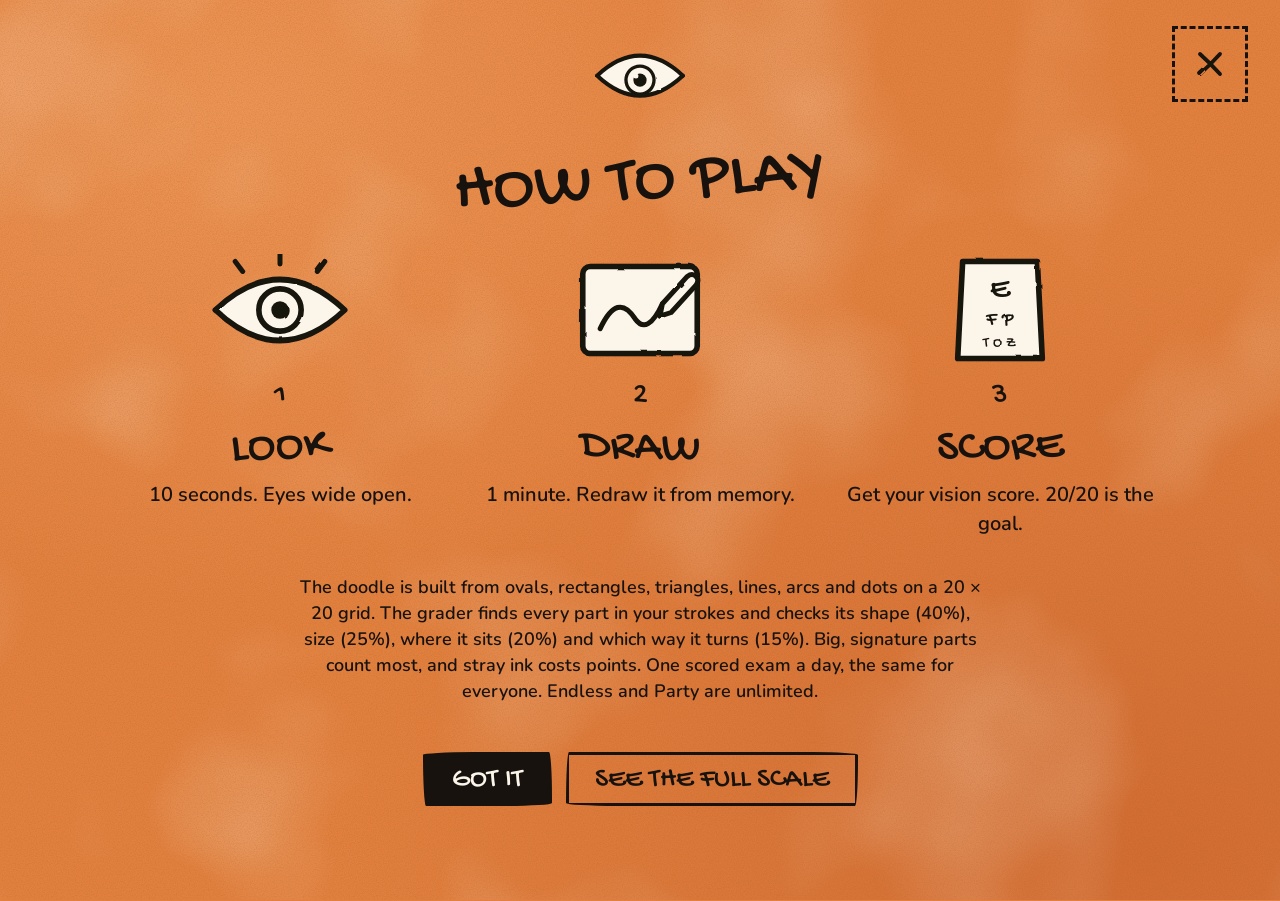
<file: index.html>
<!doctype html>
<html lang="en">
<head>
<meta charset="utf-8">
<meta name="viewport" content="width=device-width,initial-scale=1,viewport-fit=cover">
<title>AFTERIMAGE — don't blink or you'll miss it</title>
<link rel="preconnect" href="https://fonts.googleapis.com">
<link rel="preconnect" href="https://fonts.gstatic.com" crossorigin>
<link rel="stylesheet" href="https://fonts.googleapis.com/css2?family=Gochi+Hand&family=Nunito:wght@400;600;700;800&display=swap">
<link rel="stylesheet" href="style.css">
</head>
<body>
<div class="app" id="app" data-screen="home">

<svg class="fx-defs" aria-hidden="true" focusable="false">
  <defs>
    <filter id="ai-grain" x="0" y="0" width="100%" height="100%"><feTurbulence type="fractalNoise" baseFrequency="0.85" numOctaves="2" stitchTiles="stitch"/><feColorMatrix type="matrix" values="0 0 0 0 0.33  0 0 0 0 0.13  0 0 0 0 0.02  1.4 0 0 0 -0.55"/></filter>
    <filter id="ai-blotch" x="0" y="0" width="100%" height="100%"><feTurbulence type="fractalNoise" baseFrequency="0.0045" numOctaves="3" seed="4"/><feColorMatrix type="matrix" values="0 0 0 0 1  0 0 0 0 0.86  0 0 0 0 0.7  1.8 0 0 0 -0.85"/></filter>
    <filter id="ai-wob"><feTurbulence type="fractalNoise" baseFrequency="0.045" numOctaves="2" seed="3"/><feDisplacementMap in="SourceGraphic" scale="2.2"/></filter>
  </defs>
</svg>
<svg class="grain" aria-hidden="true"><rect width="100%" height="100%" filter="url(#ai-blotch)" opacity="0.32"/><rect width="100%" height="100%" filter="url(#ai-grain)" opacity="0.3"/></svg>
<div class="light" aria-hidden="true"></div>

<!-- the eye mascot: one eye, moved and re-expressed per screen -->
<div class="mascot" id="mascot" aria-hidden="true">
  <svg viewBox="-14 -20 168 140" class="wob">
    <defs><clipPath id="eyeClip"><path id="eyeClipPath" d="M12 50 Q70 -4 128 50 Q70 104 12 50 Z"/></clipPath></defs>
    <g id="eyeOpen">
      <path id="eyeWhite" d="M12 50 Q70 -4 128 50 Q70 104 12 50 Z" fill="#FBF5EA"/>
      <g clip-path="url(#eyeClip)">
        <g id="eyeLook">
          <g id="eyeGhost" opacity="0.45" style="display:none"><circle cx="58" cy="50" r="19" fill="none" stroke="#17120E" stroke-width="4"/><circle cx="58" cy="50" r="9" fill="#17120E"/></g>
          <g id="eyeMain"><circle id="eyeIris" cx="70" cy="50" r="19" fill="#FBF5EA" stroke="#17120E" stroke-width="4.5"/><circle id="eyePupil" cx="70" cy="50" r="9" fill="#17120E"/><circle cx="64.5" cy="44.5" r="3.4" fill="#FBF5EA"/></g>
        </g>
      </g>
      <path id="eyeUp" d="M12 50 Q70 -4 128 50" fill="none" stroke="#17120E" stroke-width="5.5" stroke-linecap="round"/>
      <path id="eyeLo" d="M12 50 Q70 104 128 50" fill="none" stroke="#17120E" stroke-width="5.5" stroke-linecap="round"/>
    </g>
    <g id="eyeHappy" style="display:none"><path d="M20 64 Q70 6 120 64" fill="none" stroke="#17120E" stroke-width="5.5" stroke-linecap="round"/><path d="M14 84 L24 78 M126 84 L116 78" fill="none" stroke="#17120E" stroke-width="4" stroke-linecap="round"/></g>
    <path id="eyeWide" style="display:none" d="M70 -16 L70 -5 M30 -8 L37 2 M110 -8 L103 2" fill="none" stroke="#17120E" stroke-width="4.5" stroke-linecap="round"/>
    <path id="eyeBrow" style="display:none" d="M22 16 Q70 2 122 26" fill="none" stroke="#17120E" stroke-width="5.5" stroke-linecap="round"/>
    <g id="eyeGlasses" style="display:none"><circle cx="70" cy="50" r="58" fill="none" stroke="#17120E" stroke-width="5"/><path d="M12 44 L-10 34 M128 44 L150 34" fill="none" stroke="#17120E" stroke-width="5" stroke-linecap="round"/></g>
  </svg>
</div>

<!-- ============ HOME ============ -->
<section class="screen home" data-screen="home" id="scr-home">
  <div class="home-center">
    <p class="mode-line hand" id="modeLine">&nbsp;</p>
    <button type="button" class="title hand" id="titleBtn"><span style="transform:translate(0,6px) rotate(-7deg)"><i>A</i></span><span style="transform:translate(0,-6px) rotate(3deg)"><i>F</i></span><span style="transform:translate(0,2px) rotate(-3deg)"><i>T</i></span><span style="transform:translate(0,-4px) rotate(5deg)"><i>E</i></span><span style="transform:translate(0,5px) rotate(-4deg)"><i>R</i></span><span style="transform:translate(0,-2px) rotate(2deg)"><i>I</i></span><span style="transform:translate(0,6px) rotate(-3deg)"><i>M</i></span><span style="transform:translate(0,-5px) rotate(6deg)"><i>A</i></span><span style="transform:translate(0,3px) rotate(-2deg)"><i>G</i></span><span style="transform:translate(0,-6px) rotate(4deg)"><i>E</i></span></button>
    <div class="tag-row">
      <p class="tagline hand">don't blink or you'll miss it.</p>
      <div class="hint-arrow hand" aria-hidden="true">
        <svg viewBox="0 0 70 60" width="64" height="54" class="wob"><path d="M62 52 Q30 50 22 14 M12 26 L21 12 L33 22" fill="none" stroke="#17120E" stroke-width="3.5" stroke-linecap="round" stroke-linejoin="round"/></svg>
        <span>tap to start</span>
      </div>
    </div>
  </div>

  <div class="menu-wrap">
    <button type="button" class="icon-btn" id="menuBtn" aria-label="Menu" aria-expanded="false" aria-controls="menu">
      <svg viewBox="0 0 40 40" width="46" height="46" aria-hidden="true" class="wob"><path id="menuIcon" d="M7 12 Q20 10 33 12 M7 20 Q21 21 33 19 M7 28 Q19 27 33 29" fill="none" stroke="#17120E" stroke-width="3.6" stroke-linecap="round"/></svg>
    </button>
    <nav class="menu pop" id="menu" aria-label="Menu" hidden>
      <button type="button" data-panel="stats">STATS</button>
      <button type="button" data-panel="settings">SETTINGS</button>
      <button type="button" data-panel="how">HOW TO PLAY</button>
      <button type="button" data-panel="scorecard">EXAM REPORT</button>
    </nav>
  </div>

  <div class="streak" aria-label="Daily streak">
    <svg viewBox="0 0 40 40" width="52" height="52" aria-hidden="true" class="wob"><path d="M20 35 Q9 34 9 24 Q9 16 16 10 Q16 17 20 19 Q19 11 24 5 Q31 13 31 24 Q31 34 20 35 Z M20 35 Q15 33 15 28 Q16 24 20 22 Q24 26 25 29 Q25 34 20 35" fill="none" stroke="#17120E" stroke-width="3" stroke-linejoin="round" stroke-linecap="round"/></svg>
    <div><b id="homeStreak">0</b><span>DAY STREAK</span></div>
  </div>

  <div class="modes-wrap">
    <div class="modes pop" id="modesPanel" hidden>
      <div class="mtabs" role="tablist" aria-label="Game modes">
        <button type="button" class="mtab" role="tab" data-tab="daily">Daily<small>CURRENT</small></button>
        <button type="button" class="mtab" role="tab" data-tab="endless">Endless<small>CURRENT</small></button>
        <button type="button" class="mtab" role="tab" data-tab="party">Party<small>CURRENT</small></button>
      </div>
      <p class="mode-desc" id="modeDesc"></p>
      <div class="pick" id="levelPick" role="radiogroup" aria-label="Difficulty" hidden>
        <span>LEVEL</span>
        <button type="button" class="chip" role="radio" data-level="1" aria-checked="false">Easy</button>
        <button type="button" class="chip" role="radio" data-level="2" aria-checked="true">Normal</button>
        <button type="button" class="chip" role="radio" data-level="3" aria-checked="false">Hard</button>
      </div>
      <div class="pick" id="partyPick" hidden>
        <span>PLAYERS</span>
        <button type="button" class="round-btn" id="partyMinus" aria-label="Fewer players">–</button>
        <output id="partyN" aria-live="polite">2</output>
        <button type="button" class="round-btn" id="partyPlus" aria-label="More players">+</button>
      </div>
      <button type="button" class="btn solid" id="playModeBtn" style="align-self:flex-start">
        <svg viewBox="0 0 40 40" aria-hidden="true"><path d="M12 8 L31 20 L12 32 Z" fill="#FBF5EA" stroke="#FBF5EA" stroke-width="3" stroke-linejoin="round"/></svg>
        <span id="playModeLabel">PLAY DAILY</span>
      </button>
    </div>
    <button type="button" class="btn r2" id="modesBtn" aria-expanded="false" aria-controls="modesPanel" style="font-size:30px">GAME MODES</button>
  </div>
</section>

<!-- ============ MEMORIZE (10 seconds) ============ -->
<section class="screen look-screen" data-screen="look" id="scr-look" hidden>
  <button type="button" class="quit" data-act="home" aria-label="Quit to home">← AFTERIMAGE</button>
  <div class="cd" id="cdWrap" role="timer" aria-label="10 seconds to memorize">
    <svg viewBox="0 0 200 130" class="wob" aria-hidden="true">
      <defs><clipPath id="cdClip"><path id="cdClipPath" d="M10 65 Q100 -6 190 65 Q100 136 10 65 Z"/></clipPath></defs>
      <path id="cdEyeFill" d="M10 65 Q100 -6 190 65 Q100 136 10 65 Z" fill="#FBF5EA"/>
      <!-- the iris tucks under the lids until the eye opens wide -->
      <circle cx="100" cy="65" r="44" fill="none" stroke="#17120E" stroke-width="4.5" clip-path="url(#cdClip)"/>
      <path id="cdEye" d="M10 65 Q100 -6 190 65 Q100 136 10 65 Z" fill="none" stroke="#17120E" stroke-width="5" stroke-linejoin="round"/>
    </svg>
    <span class="hand" id="cdNum">10</span>
  </div>
  <h1 class="h-look hand">EYES OPEN.</h1>
  <p class="kicker" id="lookLabel">&nbsp;</p>
  <div class="paper sq-board"><canvas id="lookCanvas" role="img" aria-label="The picture to memorize"></canvas></div>
  <p class="caption hand" id="lookCaption">&nbsp;</p>
  <div class="look-foot">
    <span class="hint hand" id="lookHint" aria-live="polite"></span>
    <button type="button" class="btn small r3" id="skipLookBtn">GOT IT · BLINK</button>
  </div>
</section>

<!-- ============ DRAW (from memory) ============ -->
<section class="screen draw-screen" data-screen="draw" id="scr-draw" hidden>
  <button type="button" class="quit" data-act="home" aria-label="Quit to home">← AFTERIMAGE</button>
  <h1 class="h-draw hand">FROM MEMORY.</h1>
  <p class="kicker" id="drawLabel">&nbsp;</p>
  <div class="draw-row">
    <div class="tool-spacer" aria-hidden="true"></div>
    <div class="paper sq-board board-wrap" id="boardWrap">
      <canvas id="board" aria-label="Drawing board, 20 by 20 units. Redraw the picture from memory."></canvas>
      <canvas id="glow" aria-hidden="true"></canvas>
      <div class="timer-tag hand" id="timerTag" role="timer" aria-label="Time left">1:00</div>
      <div class="grading hand" id="grading" hidden><span>FOCUSING…</span></div>
    </div>
    <div class="tools" role="toolbar" aria-label="Drawing tools">
      <button type="button" class="tool" id="penBtn" aria-pressed="true" aria-label="Pen" title="Pen (P)"><svg viewBox="0 0 40 40" class="wob" aria-hidden="true"><path d="M9 31 L12 23 L27 8 Q30 6 32 8 Q34 10 32 13 L17 28 Z M24 11 L29 16 M9 31 L15 29"/></svg></button>
      <button type="button" class="tool" id="eraserBtn" aria-pressed="false" aria-label="Eraser" title="Eraser (E)"><svg viewBox="0 0 40 40" class="wob" aria-hidden="true"><path d="M8 26 L22 9 Q24 7 26 9 L33 16 Q35 18 33 20 L20 33 L13 33 Z M15 19 L25 29 M13 33 L33 33"/></svg></button>
      <button type="button" class="tool" id="undoBtn" aria-label="Undo" title="Undo (Ctrl/⌘ Z)" disabled><svg viewBox="0 0 40 40" class="wob" aria-hidden="true"><path d="M15 10 L8 17 L15 24 M8 17 L24 17 Q33 17 33 25 Q33 32 25 32 L18 32"/></svg></button>
      <button type="button" class="tool" id="redoBtn" aria-label="Redo" title="Redo (Ctrl/⌘ Shift Z)" disabled><svg viewBox="0 0 40 40" class="wob" aria-hidden="true"><path d="M25 10 L32 17 L25 24 M32 17 L16 17 Q7 17 7 25 Q7 32 15 32 L22 32"/></svg></button>
      <button type="button" class="tool" id="clearBtn" aria-label="Clear the board" title="Clear" disabled><svg viewBox="0 0 40 40" class="wob" aria-hidden="true"><path d="M9 12 L31 12 M16 12 L16 8 L24 8 L24 12 M12 12 L14 33 L26 33 L28 12 M18 17 L18 28 M22 17 L22 28"/></svg></button>
    </div>
  </div>
  <div class="draw-foot">
    <button type="button" class="btn solid" id="doneBtn">DONE</button>
    <span class="reminder hand" id="reminder" hidden>10 seconds. Focus!</span>
  </div>
</section>

<!-- ============ RESULTS ============ -->
<section class="screen" data-screen="results" id="scr-results" hidden>
  <button type="button" class="quit" data-act="home" aria-label="Back to home">← AFTERIMAGE</button>
  <div class="results">
    <section class="res-left fade" aria-label="Your vision score">
      <p class="kicker" id="resKicker">&nbsp;</p>
      <div class="chart" id="eyeChart" role="img" aria-label="Eye chart">
        <div class="chart-row"><span class="sn">20/200</span><span class="ltr" style="font-size:96px">E<span class="mark-line"></span></span><span class="arrow" aria-hidden="true">←</span></div>
        <div class="chart-row"><span class="sn">20/100</span><span class="ltr" style="font-size:70px">F P<span class="mark-line"></span></span><span class="arrow" aria-hidden="true">←</span></div>
        <div class="chart-row"><span class="sn">20/70</span><span class="ltr" style="font-size:52px">T O Z<span class="mark-line"></span></span><span class="arrow" aria-hidden="true">←</span></div>
        <div class="chart-row"><span class="sn">20/50</span><span class="ltr" style="font-size:40px">L P E D<span class="mark-line"></span></span><span class="arrow" aria-hidden="true">←</span></div>
        <div class="chart-row"><span class="sn">20/40</span><span class="ltr" style="font-size:30px">P E C F D<span class="mark-line"></span></span><span class="arrow" aria-hidden="true">←</span></div>
        <div class="chart-row"><span class="sn">20/20</span><span class="ltr" style="font-size:22px">E D F C Z P<span class="mark-line"></span></span><span class="arrow" aria-hidden="true">←</span></div>
      </div>
      <h1 class="tier hand" id="tierLabel">&nbsp;</h1>
      <p class="pct" id="scorePct"></p>
      <p class="tier-line" id="tierLine"></p>
      <p class="explain" id="resExplain"></p>
      <p class="res-note" id="resNote" hidden></p>
    </section>

    <section class="res-right fade" aria-label="Compare drawings">
      <div class="cmp-head">
        <div class="keyline"><span><i style="background:var(--blue);box-shadow:0 0 8px rgba(47,107,255,.8)"></i>The chart</span><span><i style="background:var(--ink)"></i>Yours</span></div>
        <div class="seg-toggle" role="group" aria-label="Comparison view">
          <button type="button" id="vOverlay" aria-pressed="true">OVERLAY</button>
          <button type="button" id="vSide" aria-pressed="false">SIDE BY SIDE</button>
        </div>
      </div>
      <div class="paper sq-res" id="resOverlayWrap"><canvas id="resCanvas" role="img" aria-label="Your drawing over the original. Blue is the original, yellow marks parts you missed, red dashes are ink that draws nothing."></canvas></div>
      <div class="side" id="resSideWrap" hidden>
        <figure><div class="paper"><canvas id="sideOrig" role="img" aria-label="The original drawing"></canvas></div><figcaption>THE CHART</figcaption></figure>
        <figure><div class="paper"><canvas id="sideInk" role="img" aria-label="Your drawing"></canvas></div><figcaption>YOURS</figcaption></figure>
      </div>
      <div class="sheet"><div class="scale-block" id="resScale"></div></div>
      <div class="res-actions">
        <button type="button" class="btn solid" id="primaryBtn">PLAY AGAIN</button>
        <button type="button" class="btn r2" id="shareBtn"><svg viewBox="0 0 40 40" aria-hidden="true"><path d="M20 25 L20 6 M13 13 L20 6 L27 13 M12 18 L8 18 L8 34 L32 34 L32 18 L28 18" fill="none" stroke="#17120E" stroke-width="3.4" stroke-linecap="round" stroke-linejoin="round"/></svg>SHARE</button>
        <button type="button" class="btn r3" id="reportBtn">FULL REPORT</button>
        <button type="button" class="btn r4" id="otherModesBtn">OTHER MODES</button>
      </div>
      <div class="res-foot">
        <span class="flame"><svg viewBox="0 0 40 40" width="34" height="34" aria-hidden="true" class="wob"><path d="M20 35 Q9 34 9 24 Q9 16 16 10 Q16 17 20 19 Q19 11 24 5 Q31 13 31 24 Q31 34 20 35 Z M20 35 Q15 33 15 28 Q16 24 20 22 Q24 26 25 29 Q25 34 20 35" fill="none" stroke="#17120E" stroke-width="3" stroke-linejoin="round" stroke-linecap="round"/></svg><span id="resStreak">0 DAY STREAK</span></span>
        <span class="next" id="nextLine">Next eye exam in <b id="nextIn">--:--:--</b></span>
      </div>
    </section>
  </div>
</section>

<!-- ============ PARTY LINEUP ============ -->
<section class="screen lineup" data-screen="lineup" id="scr-lineup" hidden>
  <button type="button" class="quit" data-act="home" aria-label="Back to home">← AFTERIMAGE</button>
  <h1 class="h-big hand">THE LINEUP</h1>
  <p class="hand" id="winner" style="margin:0;font-size:30px"></p>
  <ol id="lineupList"></ol>
  <div class="row-btns">
    <button type="button" class="btn solid" id="rematchBtn">REMATCH</button>
    <button type="button" class="btn r2" id="lineupModesBtn">OTHER MODES</button>
  </div>
</section>

<!-- ============ OVERLAYS ============ -->
<div class="overlay" id="overlay" role="dialog" aria-modal="true" aria-label="Panel" hidden>
  <svg class="grain" aria-hidden="true"><rect width="100%" height="100%" filter="url(#ai-blotch)" opacity="0.32"/><rect width="100%" height="100%" filter="url(#ai-grain)" opacity="0.3"/></svg>
  <button type="button" class="icon-btn close" id="closePanel" aria-label="Close"><svg viewBox="0 0 40 40" width="40" height="40" aria-hidden="true" class="wob"><path d="M10 10 Q20 19 30 30 M30 10 Q21 20 10 30" fill="none" stroke="#17120E" stroke-width="3.8" stroke-linecap="round"/></svg></button>
  <div class="overlay-inner">

    <div class="panel-view fade" data-panel="how" hidden>
      <h2>HOW TO PLAY</h2>
      <div class="steps">
        <div class="step">
          <svg viewBox="0 0 120 90" width="150" height="112" aria-hidden="true" class="wob"><path d="M8 45 Q60 -4 112 45 Q60 94 8 45 Z" fill="#FBF5EA" stroke="#17120E" stroke-width="4.5" stroke-linejoin="round"/><circle cx="60" cy="45" r="17" fill="#FBF5EA" stroke="#17120E" stroke-width="4.5"/><circle cx="60" cy="45" r="7" fill="#17120E"/><path d="M60 -2 L60 8 M24 6 L30 14 M96 6 L90 14" fill="none" stroke="#17120E" stroke-width="4" stroke-linecap="round"/></svg>
          <span class="n">1</span><h3 style="transform:rotate(-2deg)">LOOK</h3><p>10 seconds. Eyes wide open.</p>
        </div>
        <div class="step">
          <svg viewBox="0 0 120 90" width="150" height="112" aria-hidden="true" class="wob"><rect x="14" y="10" width="92" height="70" rx="6" fill="#FBF5EA" stroke="#17120E" stroke-width="4.5"/><path d="M28 60 Q42 30 56 52 Q66 66 78 40" fill="none" stroke="#17120E" stroke-width="4" stroke-linecap="round"/><path d="M78 40 L98 18 Q102 15 105 18 Q108 21 105 25 L85 47 L76 50 Z" fill="#FBF5EA" stroke="#17120E" stroke-width="4" stroke-linejoin="round"/></svg>
          <span class="n">2</span><h3 style="transform:rotate(2deg)">DRAW</h3><p>1 minute. Redraw it from memory.</p>
        </div>
        <div class="step">
          <svg viewBox="0 0 120 90" width="150" height="112" aria-hidden="true" class="wob"><path d="M30 6 L90 6 L94 84 L26 84 Z" fill="#FBF5EA" stroke="#17120E" stroke-width="4.5" stroke-linejoin="round"/><text x="60" y="34" text-anchor="middle" font-family="Gochi Hand, cursive" font-size="26" fill="#17120E">E</text><text x="60" y="56" text-anchor="middle" font-family="Gochi Hand, cursive" font-size="17" fill="#17120E">F P</text><text x="60" y="74" text-anchor="middle" font-family="Gochi Hand, cursive" font-size="12" fill="#17120E">T O Z</text></svg>
          <span class="n">3</span><h3 style="transform:rotate(-1deg)">SCORE</h3><p>Get your vision score. 20/20 is the goal.</p>
        </div>
      </div>
      <p class="how-note">The doodle is built from ovals, rectangles, triangles, lines, arcs and dots on a 20 × 20 grid. The grader finds every part in your strokes and checks its shape (40%), size (25%), where it sits (20%) and which way it turns (15%). Big, signature parts count most, and stray ink costs points. One scored exam a day, the same for everyone. Endless and Party are unlimited.</p>
      <div class="row-btns">
        <button type="button" class="btn solid" data-act="close">GOT IT</button>
        <button type="button" class="btn r2" data-panel="scorecard">SEE THE FULL SCALE</button>
      </div>
    </div>

    <div class="panel-view fade" data-panel="stats" hidden>
      <h2>YOUR EYE RECORD</h2>
      <div class="tiles">
        <div class="tile"><b id="stPlayed">0</b><span>Days played</span></div>
        <div class="tile"><b id="stAvg">–</b><span>Average</span></div>
        <div class="tile"><b id="stBest">–</b><span>Best</span></div>
        <div class="tile"><b id="stStreak">0</b><span>Current streak</span></div>
        <div class="tile"><b id="stLongest">0</b><span>Longest streak</span></div>
      </div>
      <div class="week">
        <h3>LAST 7 DAILIES</h3>
        <div class="bars" id="bars" role="img" aria-label="Last 7 daily scores"></div>
        <div class="bar-days" id="barDays" aria-hidden="true"></div>
        <p class="week-empty" id="weekEmpty" hidden>Take today's eye exam to start your chart.</p>
      </div>
    </div>

    <div class="panel-view fade" data-panel="settings" hidden>
      <h2>SETTINGS</h2>
      <div class="settings">
        <div class="set-row"><div><b id="lbl-sound">Sound</b><span>Ticks, blinks and chimes.</span></div><button type="button" class="switch" role="switch" data-set="sound" aria-labelledby="lbl-sound" aria-checked="true"></button></div>
        <div class="set-row"><div><b id="lbl-reduced">Reduced motion</b><span>No closing lids, wiggles or wandering eyes.</span></div><button type="button" class="switch" role="switch" data-set="reduced" aria-labelledby="lbl-reduced" aria-checked="false"></button></div>
        <div class="set-row"><div><b id="lbl-reminders">Timer reminders</b><span>A nudge when 10 seconds are left.</span></div><button type="button" class="switch" role="switch" data-set="reminders" aria-labelledby="lbl-reminders" aria-checked="true"></button></div>
        <div class="set-row"><div><b id="lbl-grid">Graph paper</b><span>Faint 20 × 20 grid on the paper.</span></div><button type="button" class="switch" role="switch" data-set="grid" aria-labelledby="lbl-grid" aria-checked="true"></button></div>
      </div>
    </div>

    <div class="panel-view fade" data-panel="share" hidden>
      <div class="slip" aria-label="Share card">
        <div class="row"><span class="logo">AFTERIMAGE</span><span class="hand" style="font-size:26px">Rx</span></div>
        <div class="row small"><span id="shKicker">MEMORY EYE EXAM</span><span id="shDate"></span></div>
        <div class="cut" aria-hidden="true"></div>
        <div class="row" style="align-items:flex-end"><span><span class="small" style="display:block">VISION</span><span class="big" id="shTier"></span></span><span class="big" id="shScore"></span></div>
        <div class="pair">
          <div><div class="paper"><canvas id="shOrig" role="img" aria-label="The original drawing"></canvas></div><span class="small">THE CHART</span></div>
          <div><div class="paper"><canvas id="shInk" role="img" aria-label="Your drawing"></canvas></div><span class="small">YOURS</span></div>
        </div>
        <div class="cut" aria-hidden="true"></div>
        <div class="row" style="align-items:center"><span class="hand" style="font-size:24px;white-space:nowrap" id="shStreak">STREAK · 0 DAYS</span><span class="hand" style="font-size:20px">don't blink or you'll miss it.</span></div>
      </div>
      <div class="row-btns" style="margin-top:0">
        <button type="button" class="btn solid" id="copyBtn">COPY RESULT</button>
        <button type="button" class="btn r2" data-act="close">CLOSE</button>
      </div>
      <pre class="share-text" id="shareText" hidden></pre>
      <p class="status-line" id="copyStatus" role="status"></p>
    </div>

    <div class="panel-view sc fade" data-panel="scorecard" hidden>
      <div class="sc-top">
        <h2>EXAM REPORT</h2>
        <p class="sc-sub" id="scSub">No exam graded yet.</p>
        <p class="sc-score" id="scScoreWrap" hidden><span id="scScore">0</span>%</p>
      </div>
      <section class="sheet" id="scEmpty">
        <p class="empty-note">Finish an exam and this page breaks your score down: each part of the picture, how much it counts, whether the grader found it in your strokes, every measurement, and where each one landed on the scale below. This is how the 100 points are split.</p>
        <div class="scale-block" id="rubricScale"></div>
        <button type="button" class="btn solid" id="goPlayBtn" style="justify-self:start">TAKE TODAY'S EXAM</button>
      </section>
      <div class="sc-body" id="scBody" hidden>
        <section class="sheet"><h3>Where your 100 points went</h3><div class="scale-block" id="scScale"></div><p class="sc-math" id="scMath"></p></section>
        <section class="sheet"><h3>Each part of the picture</h3><p class="panel-note" id="scShapesNote"></p><ol class="slist" id="scShapes"></ol></section>
        <section class="sheet"><h3>How your strokes were read</h3><p class="panel-note" id="scRecNote"></p><ol class="rlist" id="scRec"></ol><p class="unrec-note" id="scUnrec"></p></section>
        <section class="sheet">
          <h3>Your drawing over the original</h3>
          <div class="layers" role="group" aria-label="Layers to show">
            <label for="lyOrig"><input type="checkbox" id="lyOrig" checked>Original</label>
            <label for="lyInk"><input type="checkbox" id="lyInk" checked>Your drawing</label>
            <label for="lyFit"><input type="checkbox" id="lyFit">Fitted parts</label>
          </div>
          <figure class="inkmap">
            <div class="paper mapcard" id="mapCard"><canvas id="mapCanvas" role="img" aria-label="Your freehand drawing over the original picture, with each part numbered"></canvas></div>
            <ul class="legend">
              <li><i class="ring"></i>The original, numbered</li>
              <li><i class="pen"></i>Your strokes</li>
              <li><i class="fit"></i>A part as fitted to your strokes</li>
              <li><i class="red"></i>Ink that draws no part of the picture</li>
              <li><i class="hl"></i>A part you missed</li>
            </ul>
          </figure>
        </section>
      </div>
      <section class="sheet"><h3>The scale: how every exam is graded</h3><div class="rules" id="rules"></div></section>
    </div>

  </div>
</div>

<!-- ============ BLINK LIDS ============ -->
<div class="lid lid-top" aria-hidden="true">
  <div class="lid-skin"><svg class="grain"><rect width="100%" height="100%" filter="url(#ai-grain)" opacity="0.35"/></svg><span class="hand">BLINK.</span></div>
  <svg class="lashes" viewBox="0 0 600 50"><path d="M70 6 L56 34 M150 10 L142 42 M230 12 L227 46 M300 12 L300 48 M370 12 L373 46 M450 10 L458 42 M530 6 L544 34" fill="none" stroke="#17120E" stroke-width="6" stroke-linecap="round"/></svg>
</div>
<div class="lid lid-bot" aria-hidden="true"><div class="lid-skin"><svg class="grain"><rect width="100%" height="100%" filter="url(#ai-grain)" opacity="0.35"/></svg></div></div>

<span class="sr" id="announce" aria-live="polite"></span>
</div>

<script src="js/doodles.js"></script>
<script src="js/grader.js"></script>
<script src="js/game.js"></script>
</body>
</html>
</file>
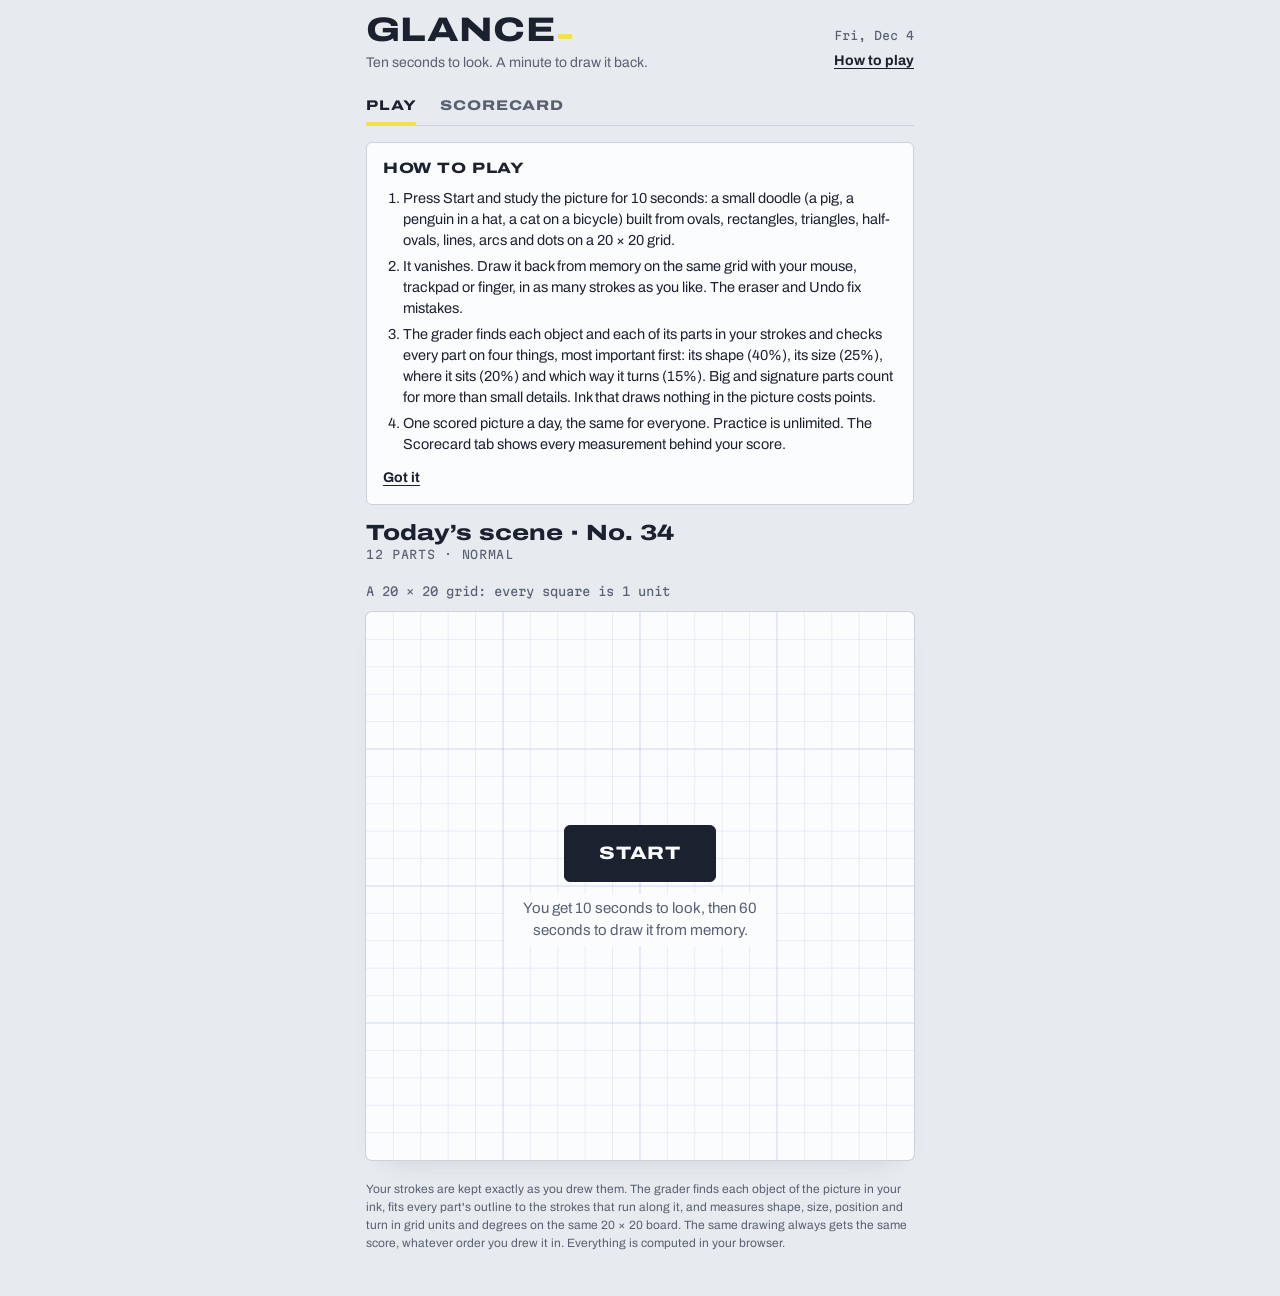
<file: test6.html>
<!doctype html><html><head><meta charset=utf8><meta name=viewport content="width=device-width,initial-scale=1,viewport-fit=cover"><style>:root{color-scheme:light;box-sizing:border-box}body{margin:0;padding:0;font:14px -apple-system,BlinkMacSystemFont,sans-serif;background:#fff;color:#000}img{max-width:100%}[hidden]:not([hidden=until-found i]){display:none!important}</style></head><body><title>Glance</title>
<meta name="claude:viewport-fit-sides" content="cover">
<link rel="preconnect" href="https://fonts.googleapis.com">
<link rel="preconnect" href="https://fonts.gstatic.com" crossorigin>
<link rel="stylesheet" href="https://fonts.googleapis.com/css2?family=Archivo:wdth,wght@100,400;100,600;100,700;125,800&display=swap">
<link rel="stylesheet" href="https://fonts.googleapis.com/css2?family=Martian+Mono:wght@400;600&display=swap">
<style>
/* Layout: one column on a desk. Masthead, Play / Scorecard tabs, a square sheet of graph paper (20 x 20 grid units)
   that shows the picture and is the drawing board, the pencil tools under it, then the graded breakdown.
   Motif: drafting graph paper, pencil, highlighter. */
:root {
  --desk: #E7EAEE;
  --card: #FBFCFD;
  --grid: rgba(43, 71, 201, 0.08);
  --grid-major: rgba(43, 71, 201, 0.2);
  --ink: #1C2130;
  --fill: rgba(28, 33, 48, 0.09);
  --muted: #586072;
  --line: #CCD2DB;
  --pencil: #3A3F48;
  --pencil-fill: rgba(58, 63, 72, 0.1);
  --blue: #2B47C9;
  --blue-fill: rgba(43, 71, 201, 0.1);
  --fit: #7C3AED;
  --hl: #F3DF4F;
  --hl-ink: #1C2130;
  --flash: #FFFFFF;
  --btn: #1C2130;
  --btn-ink: #FBFCFD;
  --focus: #2B47C9;
  --shadow: rgba(28, 33, 48, 0.18);
  /* score scale: categorical slots 1-4 in fixed order, the extra-shape loss uses the critical status color */
  --cat-1: #2a78d6; --cat-2: #eb6834; --cat-3: #1baf7a; --cat-4: #eda100;
  --cat-text: #ffffff; --cat-4-text: #0b0b0b;
  --critical: #d03b3b;
  --track: #DCE1E8;
  --d-line: #2A2B33; --d-mist: #ECEAF2; --d-pink: #F7B9CB; --d-rose: #EC8FAD; --d-ink: #2A2B33; --d-snow: #FFFFFF; --d-orange: #F39A3D;
  --d-sun: #F8D24B; --d-green: #7CC46E; --d-leaf: #5BAE5C; --d-tan: #DDB07A; --d-brown: #A0714F; --d-cream: #F5E6C8; --d-grey: #C3C8D1;
  --d-steel: #8E98A8; --d-sky: #92CDF2; --d-red: #E45B50; --d-gold: #F3C536; --d-violet: #A88CEB; --d-wood: #B67F50; --d-white: #FFFFFF;
  --font-display: "Archivo", "Helvetica Neue", Arial, sans-serif;
  --font-body: "Archivo", "Helvetica Neue", Arial, sans-serif;
  --font-mono: "Martian Mono", ui-monospace, "SF Mono", Menlo, Consolas, monospace;
}
@media (prefers-color-scheme: dark) {
  :root:not([data-theme="light"]) {
    --desk: #0E1118; --card: #151A24; --grid: rgba(143, 162, 255, 0.07); --grid-major: rgba(143, 162, 255, 0.17);
    --ink: #E6E9F0; --fill: rgba(230, 233, 240, 0.08); --muted: #98A0B2; --line: #283041;
    --pencil: #E9ECF2; --pencil-fill: rgba(233, 236, 242, 0.09); --blue: #8FA2FF; --blue-fill: rgba(143, 162, 255, 0.12); --fit: #B794F6;
    --hl: #E2D24C; --hl-ink: #12151C; --flash: #3A4460; --btn: #E6E9F0; --btn-ink: #0E1118; --focus: #8FA2FF; --shadow: rgba(0, 0, 0, 0.5);
    --cat-1: #3987e5; --cat-2: #d95926; --cat-3: #199e70; --cat-4: #c98500; --cat-text: #ffffff; --cat-4-text: #ffffff;
    --critical: #d03b3b; --track: #252C3A; color-scheme: dark;
    --d-line: #E6E9F0; --d-mist: #C9C6D6; --d-pink: #D98FA6; --d-rose: #C76A8A; --d-ink: #3A4152; --d-snow: #E9ECF2; --d-orange: #D9822C;
    --d-sun: #D9B53C; --d-green: #5FA654; --d-leaf: #4A9450; --d-tan: #BF9562; --d-brown: #8A6142; --d-cream: #D6C7A8; --d-grey: #A3A9B5;
    --d-steel: #7B8596; --d-sky: #6FAFD8; --d-red: #C9483F; --d-gold: #D4A92A; --d-violet: #8E72CF; --d-wood: #9B6B42; --d-white: #E9ECF2;
  }
}
:root[data-theme="dark"] {
  --desk: #0E1118; --card: #151A24; --grid: rgba(143, 162, 255, 0.07); --grid-major: rgba(143, 162, 255, 0.17);
  --ink: #E6E9F0; --fill: rgba(230, 233, 240, 0.08); --muted: #98A0B2; --line: #283041;
  --pencil: #E9ECF2; --pencil-fill: rgba(233, 236, 242, 0.09); --blue: #8FA2FF; --blue-fill: rgba(143, 162, 255, 0.12); --fit: #B794F6;
  --hl: #E2D24C; --hl-ink: #12151C; --flash: #3A4460; --btn: #E6E9F0; --btn-ink: #0E1118; --focus: #8FA2FF; --shadow: rgba(0, 0, 0, 0.5);
  --cat-1: #3987e5; --cat-2: #d95926; --cat-3: #199e70; --cat-4: #c98500; --cat-text: #ffffff; --cat-4-text: #ffffff;
  --critical: #d03b3b; --track: #252C3A; color-scheme: dark;
  --d-line: #E6E9F0; --d-mist: #C9C6D6; --d-pink: #D98FA6; --d-rose: #C76A8A; --d-ink: #3A4152; --d-snow: #E9ECF2; --d-orange: #D9822C;
  --d-sun: #D9B53C; --d-green: #5FA654; --d-leaf: #4A9450; --d-tan: #BF9562; --d-brown: #8A6142; --d-cream: #D6C7A8; --d-grey: #A3A9B5;
  --d-steel: #7B8596; --d-sky: #6FAFD8; --d-red: #C9483F; --d-gold: #D4A92A; --d-violet: #8E72CF; --d-wood: #9B6B42; --d-white: #E9ECF2;
}
*, *::before, *::after { box-sizing: border-box; }
html { -webkit-text-size-adjust: 100%; }
body { background: var(--desk); color: var(--ink); font-family: var(--font-body); font-size: 16px; line-height: 1.5; }
button { font: inherit; color: inherit; }
:focus-visible { outline: 2px solid var(--focus); outline-offset: 2px; }
.sr { position: absolute; width: 1px; height: 1px; overflow: hidden; clip: rect(0 0 0 0); white-space: nowrap; }

.app {
  max-width: 580px; margin: 0 auto;
  padding-left: max(16px, env(safe-area-inset-left, 0px));
  padding-right: max(16px, env(safe-area-inset-right, 0px));
  padding-block: 14px 44px;
  display: flex; flex-direction: column; gap: 16px;
}
.view { display: flex; flex-direction: column; gap: 16px; }

/* masthead */
.top { display: flex; justify-content: space-between; align-items: flex-end; gap: 12px; }
.wordmark { margin: 0; font-family: var(--font-display); font-stretch: 125%; font-weight: 800; font-size: 34px; line-height: 0.95; letter-spacing: 0.01em; text-transform: uppercase; }
.wordmark span { display: inline-block; width: 0.42em; height: 0.16em; margin-left: 0.08em; background: var(--hl); vertical-align: 0.05em; border-radius: 1px; }
.tagline { margin: 6px 0 0; font-size: 14px; color: var(--muted); }
.meta { display: flex; flex-direction: column; align-items: flex-end; gap: 4px; font-family: var(--font-mono); font-size: 11.5px; color: var(--muted); white-space: nowrap; }
.link-btn { background: none; border: 0; padding: 2px 0; font-family: var(--font-body); font-weight: 700; font-size: 14px; color: var(--ink); text-decoration: underline; text-underline-offset: 3px; text-decoration-thickness: 1px; cursor: pointer; text-align: left; }

/* tabs */
.tabs { display: flex; gap: 24px; border-bottom: 1px solid var(--line); margin-top: -4px; }
.tab { position: relative; background: none; border: 0; padding: 10px 0 9px; font-family: var(--font-display); font-stretch: 125%; font-weight: 800; font-size: 14px; letter-spacing: 0.06em; text-transform: uppercase; color: var(--muted); cursor: pointer; }
.tab[aria-selected="true"] { color: var(--ink); }
.tab[aria-selected="true"]::after { content: ""; position: absolute; left: 0; right: 0; bottom: -1px; height: 4px; background: var(--hl); border-radius: 2px 2px 0 0; }
.tab:disabled { opacity: 0.4; cursor: not-allowed; }

.howto { padding: 14px 16px; border-radius: 6px; background: var(--card); border: 1px solid var(--line); }
.howto h2 { margin: 0 0 8px; font-family: var(--font-display); font-stretch: 125%; font-weight: 800; font-size: 15px; letter-spacing: 0.04em; text-transform: uppercase; }
.howto ol { margin: 0; padding-left: 20px; display: grid; gap: 5px; font-size: 14.5px; line-height: 1.45; }
.howto .link-btn { margin-top: 10px; }

/* scene label */
.label-row { display: flex; justify-content: space-between; align-items: baseline; gap: 12px; flex-wrap: wrap; }
.eyebrow { margin: 0; font-family: var(--font-display); font-stretch: 125%; font-weight: 800; font-size: 22px; line-height: 1.15; }
.eyebrow small { display: block; margin-top: 2px; font-family: var(--font-mono); font-stretch: 100%; font-weight: 400; font-size: 11.5px; letter-spacing: 0.06em; text-transform: uppercase; color: var(--muted); }
.chips { display: flex; flex-wrap: wrap; align-items: center; gap: 8px; }
.chip { border: 1px solid var(--line); background: transparent; padding: 5px 12px; border-radius: 999px; font-size: 14px; font-weight: 600; cursor: pointer; }
.chip[aria-checked="true"] { background: var(--btn); color: var(--btn-ink); border-color: var(--btn); }

/* the strip over the board: phase, what is selected, the clock */
.strip { display: flex; align-items: center; gap: 10px; min-height: 26px; margin-bottom: -8px; }
.phase { flex: none; padding: 2px 8px; border-radius: 3px; background: var(--hl); color: var(--hl-ink); font-family: var(--font-mono); font-size: 11px; font-weight: 600; letter-spacing: 0.08em; text-transform: uppercase; }
.readout { flex: 1; min-width: 0; font-family: var(--font-mono); font-size: 12px; color: var(--muted); white-space: nowrap; overflow: hidden; text-overflow: ellipsis; font-variant-numeric: tabular-nums; }
.clock { flex: none; font-family: var(--font-mono); font-size: 15px; font-weight: 600; font-variant-numeric: tabular-nums; }

/* the board: a square of graph paper, 20 x 20 grid units */
.card {
  position: relative; width: 100%; max-width: 100%; aspect-ratio: 1 / 1; overflow: hidden; border-radius: 6px;
  background-color: var(--card);
  box-shadow: 0 0 0 1px var(--line), 0 14px 30px -20px var(--shadow);
  user-select: none; -webkit-user-select: none; -webkit-touch-callout: none;
}
.card canvas { position: absolute; inset: 0; width: 100%; height: 100%; display: block; }
.card.drawing canvas { touch-action: none; cursor: crosshair; }
.card.erasing canvas { cursor: none; }
.card canvas:focus-visible { outline: 2px solid var(--focus); outline-offset: -2px; }
.timer { position: absolute; left: 0; right: 0; top: 0; height: 6px; background: var(--hl); transform-origin: left center; transform: scaleX(0); pointer-events: none; }
.card.hurry .timer { animation: blink 0.5s steps(2, end) infinite; }
@keyframes blink { 50% { opacity: 0.35; } }
.start { position: absolute; inset: 0; display: grid; place-content: center; justify-items: center; gap: 12px; padding: 24px; text-align: center; }
.start p { margin: 0; max-width: 30ch; padding: 4px 8px; border-radius: 4px; background: var(--card); font-size: 15px; line-height: 1.45; color: var(--muted); }
.btn.big { min-height: 56px; padding: 14px 34px; font-family: var(--font-display); font-stretch: 125%; font-weight: 800; font-size: 18px; letter-spacing: 0.04em; text-transform: uppercase; }
.flash { position: absolute; inset: 0; background: var(--flash); opacity: 0; pointer-events: none; }
.flash.go { animation: flash 300ms ease-out; }
@keyframes flash { 0% { opacity: 0; } 30% { opacity: 0.95; } 100% { opacity: 0; } }
.pencils { position: absolute; inset: 0; display: grid; place-items: center; pointer-events: none; }
.pencils span { padding: 6px 14px; background: var(--hl); color: var(--hl-ink); font-family: var(--font-display); font-stretch: 125%; font-weight: 800; font-size: 20px; letter-spacing: 0.06em; text-transform: uppercase; transform: rotate(-3deg); }

/* controls */
.controls { display: flex; gap: 10px; }
.btn { appearance: none; min-height: 46px; padding: 11px 18px; border: 1px solid var(--line); border-radius: 6px; background: transparent; color: var(--ink); font-weight: 700; font-size: 15px; cursor: pointer; }
.btn.primary { background: var(--btn); color: var(--btn-ink); border-color: var(--btn); }
.controls .btn.primary { flex: 1; }
.btn:disabled { opacity: 0.4; cursor: not-allowed; }
.status { margin: -4px 0 0; font-size: 14px; line-height: 1.45; color: var(--muted); }
.status:empty { display: none; }

/* drawing tools: pencil or eraser, undo, clear, done */
.draw { display: grid; gap: 10px; }
.tools { display: flex; flex-wrap: wrap; align-items: center; gap: 8px; }
.toolpick { display: inline-flex; gap: 3px; padding: 3px; border: 1px solid var(--line); border-radius: 8px; background: var(--card); }
.toolpick button { appearance: none; display: inline-flex; align-items: center; gap: 7px; min-height: 40px; padding: 7px 13px; border: 0; border-radius: 5px; background: transparent; color: var(--ink); font-weight: 700; font-size: 14.5px; cursor: pointer; }
.toolpick button[aria-pressed="true"] { background: var(--btn); color: var(--btn-ink); }
.toolpick svg { width: 18px; height: 18px; flex: none; fill: none; stroke: currentColor; stroke-width: 2; stroke-linejoin: round; stroke-linecap: round; }
.tools .btn { min-height: 46px; padding: 9px 15px; }
.tools .grow { flex: 1; }
.tools .btn.primary { min-width: 116px; }
.shape-ico { fill: currentColor; fill-opacity: 0.12; stroke: currentColor; stroke-width: 2; stroke-linejoin: round; }
.shape-ico.dot { fill-opacity: 1; }
.keys { margin: 0; font-size: 12.5px; line-height: 1.5; color: var(--muted); }
@media (hover: none) { .keys { display: none; } }

/* result card (Play tab) */
.result { display: grid; gap: 14px; padding: 16px; border-radius: 6px; background: var(--card); border: 1px solid var(--line); }
.result.enter { animation: rise 320ms ease-out both; }
@keyframes rise { from { opacity: 0; transform: translateY(6px); } to { opacity: 1; transform: none; } }
.result-top { display: flex; justify-content: space-between; align-items: flex-end; gap: 16px; }
.result-top > div { min-width: 0; }
.verdict { margin: 0; font-family: var(--font-display); font-stretch: 125%; font-weight: 800; font-size: 26px; line-height: 1.1; text-wrap: balance; }
.explain { margin: 6px 0 0; font-size: 14px; line-height: 1.45; color: var(--muted); }
.big-score { margin: 0; font-family: var(--font-mono); font-weight: 600; font-size: 44px; line-height: 1; white-space: nowrap; }
.big-score small { font-size: 18px; font-weight: 400; color: var(--muted); }
.actions { display: flex; flex-wrap: wrap; gap: 10px; }
.actions .btn { flex: 1 1 170px; }
.share { margin: 0; padding: 10px 12px; border-radius: 4px; background: var(--desk); font-family: var(--font-mono); font-size: 13px; line-height: 1.6; white-space: pre-wrap; overflow-wrap: anywhere; user-select: text; -webkit-user-select: text; }
.stats { display: grid; grid-template-columns: repeat(4, minmax(0, 1fr)); gap: 8px; margin: 0; padding-top: 12px; border-top: 1px solid var(--line); }
.stats div { display: grid; gap: 2px; }
.stats dt { font-family: var(--font-mono); font-size: 10px; letter-spacing: 0.08em; text-transform: uppercase; color: var(--muted); }
.stats dd { margin: 0; font-family: var(--font-mono); font-size: 20px; font-weight: 600; line-height: 1.25; font-variant-numeric: tabular-nums; }
.next { margin: 0; font-size: 14px; color: var(--muted); }
.next span { font-family: var(--font-mono); color: var(--ink); font-variant-numeric: tabular-nums; }
.foot { margin: 4px 0 0; font-size: 12px; line-height: 1.5; color: var(--muted); }

/* the score scale: one 100-point bar split into what you earned per category, what extra shapes cost, and what you missed */
.scale-block { position: relative; display: grid; gap: 8px; }
.scale-cap { margin: 0; font-family: var(--font-mono); font-size: 10.5px; letter-spacing: 0.08em; text-transform: uppercase; color: var(--muted); }
.scale { display: flex; gap: 2px; height: 28px; width: 100%; }
.seg { position: relative; min-width: 3px; border-radius: 4px; display: flex; align-items: center; overflow: visible; cursor: default; }
.seg.c1 { background: var(--cat-1); color: var(--cat-text); }
.seg.c2 { background: var(--cat-2); color: var(--cat-text); }
.seg.c3 { background: var(--cat-3); color: var(--cat-text); }
.seg.c4 { background: var(--cat-4); color: var(--cat-4-text); }
.seg.lost { background: var(--critical); color: #ffffff; }
.seg.none { background: var(--track); color: var(--muted); }
.seg span { padding-left: 7px; font-family: var(--font-mono); font-size: 12px; font-weight: 600; white-space: nowrap; font-variant-numeric: tabular-nums; }
.seg span[hidden] { display: none; }
.scale-ends { display: flex; justify-content: space-between; margin-top: -4px; font-family: var(--font-mono); font-size: 10.5px; color: var(--muted); }
.legend { list-style: none; margin: 0; padding: 0; display: flex; flex-wrap: wrap; gap: 6px 14px; font-size: 13px; color: var(--ink); }
.legend li { display: inline-flex; align-items: center; gap: 6px; }
.legend i { width: 10px; height: 10px; border-radius: 3px; display: inline-block; flex: none; }
.legend i.c1 { background: var(--cat-1); } .legend i.c2 { background: var(--cat-2); } .legend i.c3 { background: var(--cat-3); } .legend i.c4 { background: var(--cat-4); }
.legend i.lost { background: var(--critical); } .legend i.none { background: var(--track); box-shadow: inset 0 0 0 1px var(--line); }
.legend i.ring { background: transparent; box-shadow: inset 0 0 0 2px var(--blue); }
.legend i.pen { background: var(--pencil-fill); box-shadow: inset 0 0 0 2px var(--pencil); }
.legend i.dash { background: transparent; border: 2px dashed var(--critical); }
.legend i.hl { background: var(--hl); }
.legend i.fit { background: transparent; border: 2px dashed var(--fit); }
.legend i.red { width: 14px; height: 0; border-radius: 0; border-top: 2px dashed var(--critical); }
.tip { position: absolute; z-index: 5; bottom: calc(100% + 6px); left: 0; max-width: min(320px, 100%); padding: 7px 10px; border-radius: 6px; background: var(--btn); color: var(--btn-ink); font-size: 12.5px; line-height: 1.35; pointer-events: none; box-shadow: 0 6px 18px -8px var(--shadow); }

/* Scorecard tab */
.sc-head { display: flex; justify-content: space-between; align-items: flex-end; gap: 16px; }
.sc-head > div { min-width: 0; }
.sc-title { margin: 0; font-family: var(--font-display); font-stretch: 125%; font-weight: 800; font-size: 24px; line-height: 1.1; }
.sc-sub { margin: 4px 0 0; font-size: 14px; color: var(--muted); }
.panel { display: grid; gap: 14px; padding: 16px; border-radius: 6px; background: var(--card); border: 1px solid var(--line); min-width: 0; }
.panel h3 { margin: 0; font-family: var(--font-display); font-stretch: 125%; font-weight: 800; font-size: 13px; letter-spacing: 0.06em; text-transform: uppercase; }
.panel-note { margin: -6px 0 0; font-size: 13.5px; line-height: 1.45; color: var(--muted); }
.sc-math { margin: 0; font-family: var(--font-mono); font-size: 13px; line-height: 1.6; overflow-wrap: anywhere; }
.sc-math b { font-weight: 600; }
.sc-math .sub { display: inline-block; margin-top: 4px; font-family: var(--font-body); font-size: 12.5px; line-height: 1.4; color: var(--muted); }
.empty-note { margin: 0; font-size: 14.5px; line-height: 1.5; }

/* each shape: a numbered row with its four measurements */
.slist { list-style: none; margin: 0; padding: 0; display: grid; }
.srow { display: grid; gap: 10px; padding: 12px 0; border-top: 1px solid var(--line); }
.srow:first-child { border-top: 0; padding-top: 2px; }
.srow-head { display: flex; align-items: center; gap: 10px; }
.badge { flex: none; width: 24px; height: 24px; border-radius: 50%; display: grid; place-items: center; background: var(--blue); color: var(--card); font-family: var(--font-mono); font-size: 11px; font-weight: 600; }
.srow.missed .badge { background: var(--hl); color: var(--hl-ink); }
.srow-head .shape-ico { width: 20px; height: 20px; flex: none; color: var(--muted); }
.sname { flex: 1; min-width: 0; display: grid; }
.sname b { font-weight: 700; line-height: 1.25; }
.sname span { font-size: 12.5px; line-height: 1.35; color: var(--muted); }
.spts { flex: none; font-family: var(--font-mono); font-size: 15px; font-weight: 600; white-space: nowrap; font-variant-numeric: tabular-nums; }
.spts small { font-size: 11px; font-weight: 400; color: var(--muted); }
.smiss { margin: 0; padding-left: 34px; font-size: 13px; line-height: 1.4; color: var(--muted); }
.metrics { display: grid; grid-template-columns: repeat(4, minmax(0, 1fr)); gap: 8px 14px; padding-left: 34px; }
.metric { display: grid; align-content: start; gap: 1px; min-width: 0; }
.mk { font-family: var(--font-mono); font-size: 9.5px; letter-spacing: 0.08em; text-transform: uppercase; color: var(--muted); }
.mv { font-family: var(--font-mono); font-size: 14px; font-weight: 600; font-variant-numeric: tabular-nums; }
.ms { font-size: 11.5px; line-height: 1.3; color: var(--muted); overflow-wrap: anywhere; }
.minibar { display: block; height: 4px; margin: 3px 0 2px; border-radius: 2px; background: var(--track); overflow: hidden; }
.minibar i { display: block; height: 100%; border-radius: 2px; }
.metric.c1 .minibar i { background: var(--cat-1); } .metric.c2 .minibar i { background: var(--cat-2); }
.metric.c3 .minibar i { background: var(--cat-3); } .metric.c4 .minibar i { background: var(--cat-4); }
.xlist { list-style: none; margin: 0; padding: 10px 0 0; border-top: 1px solid var(--line); display: grid; gap: 6px; font-size: 14px; }
.xlist:empty { display: none; }
.xlist li { display: flex; justify-content: space-between; gap: 12px; }
.xlist b { font-family: var(--font-mono); font-size: 13px; color: var(--critical); white-space: nowrap; }
.inkmap { margin: 0; display: grid; gap: 10px; }
/* what the grader saw: each recognized freehand shape, and the ink that fit nothing */
.rlist { list-style: none; margin: 0; padding: 0; display: grid; }
.rrow { display: grid; grid-template-columns: auto minmax(0, 1fr) auto; gap: 4px 10px; align-items: start; padding: 10px 0; border-top: 1px solid var(--line); }
.rrow:first-child { border-top: 0; padding-top: 2px; }
.letter { width: 24px; height: 24px; border-radius: 6px; display: grid; place-items: center; background: var(--fit); color: var(--card); font-family: var(--font-mono); font-size: 11px; font-weight: 600; }
.rrow.extra .letter { background: var(--critical); color: #ffffff; }
.rmain { display: grid; gap: 2px; min-width: 0; }
.rmain b { font-weight: 700; }
.rmain span { font-size: 12.5px; line-height: 1.4; color: var(--muted); overflow-wrap: anywhere; }
.rpair { font-family: var(--font-mono); font-size: 12px; text-align: right; white-space: nowrap; }
.rrow.extra .rpair { color: var(--critical); font-weight: 600; }
.unrec-note { margin: 0; padding-top: 10px; border-top: 1px solid var(--line); display: flex; justify-content: space-between; gap: 12px; font-size: 14px; line-height: 1.45; }
.unrec-note b { font-family: var(--font-mono); font-size: 13px; color: var(--critical); white-space: nowrap; }
.layers { display: flex; flex-wrap: wrap; gap: 6px 16px; }
.layers label { display: inline-flex; align-items: center; gap: 7px; font-size: 14px; font-weight: 600; cursor: pointer; }
.layers input { width: 17px; height: 17px; margin: 0; accent-color: var(--blue); }
.inkmap .card { max-width: 440px; }

/* the scale: how each measurement turns into credit, with your shapes placed on it */
.rules { display: grid; gap: 22px; }
.rule { display: grid; gap: 6px; }
.rule-head { display: flex; justify-content: space-between; align-items: baseline; gap: 12px; }
.rule-head b { display: inline-flex; align-items: center; gap: 8px; font-weight: 700; }
.rule-head b i { width: 10px; height: 10px; border-radius: 3px; flex: none; }
.rule-head b i.c1 { background: var(--cat-1); } .rule-head b i.c2 { background: var(--cat-2); } .rule-head b i.c3 { background: var(--cat-3); } .rule-head b i.c4 { background: var(--cat-4); } .rule-head b i.lost { background: var(--critical); }
.rule-pts { font-family: var(--font-mono); font-size: 12.5px; font-weight: 600; color: var(--muted); white-space: nowrap; font-variant-numeric: tabular-nums; }
.rule p { margin: 0; font-size: 14px; line-height: 1.5; color: var(--muted); }
.rule p.you { color: var(--ink); font-size: 13.5px; }
.ruler { position: relative; display: grid; gap: 5px; padding: 6px 12px 0; }
.ruler-dots { position: relative; }
.ruler-dot { position: absolute; display: grid; place-items: center; min-width: 20px; height: 20px; padding: 0 6px; border-radius: 10px; background: var(--blue); color: var(--card); font-family: var(--font-mono); font-size: 10px; font-weight: 600; white-space: nowrap; }
.ruler-track { height: 10px; border-radius: 5px; background: linear-gradient(to right, var(--c), var(--track)); }
.ruler-ticks { position: relative; height: 30px; }
.ruler-tick { position: absolute; top: 0; display: grid; justify-items: center; font-family: var(--font-mono); font-size: 10px; line-height: 1.35; color: var(--muted); white-space: nowrap; transform: translateX(-50%); }
.ruler-tick b { font-weight: 600; color: var(--ink); }
.ruler-tick.first { transform: translateX(-12px); justify-items: start; }
.ruler-tick.last { transform: translateX(calc(-100% + 12px)); justify-items: end; }
.bins { display: grid; grid-template-columns: 1fr 1fr; gap: 6px; }
.bin { display: grid; gap: 1px; padding: 8px 10px; border-radius: 5px; font-size: 13px; }
.bin b { font-weight: 700; }
.bin span { font-family: var(--font-mono); font-size: 11px; }
.bin.yes { background: var(--cat-1); color: var(--cat-text); }
.bin.no { background: var(--track); color: var(--ink); }
.bin .bin-n { font-family: var(--font-body); font-size: 12.5px; opacity: 0.92; }

@media (max-width: 480px) {
  .metrics { grid-template-columns: repeat(2, minmax(0, 1fr)); padding-left: 0; }
  .smiss { padding-left: 0; }
}
@media (max-width: 440px) {
  .wordmark { font-size: 28px; }
  .verdict { font-size: 22px; }
  .big-score { font-size: 36px; }
  .tabs { gap: 20px; }
  .toolpick button { padding: 7px 10px; font-size: 14px; }
  .tools .btn { padding: 9px 12px; }
  .tools .grow { display: none; }
  .tools .btn.primary { flex: 1 1 100%; }
}
@media (prefers-reduced-motion: reduce) { .flash.go, .result.enter, .card.hurry .timer { animation: none; } }
</style>

<main class="app">
  <header class="top">
    <div>
      <p class="wordmark">Glance<span aria-hidden="true"></span></p>
      <p class="tagline">Ten seconds to look. A minute to draw it back.</p>
    </div>
    <div class="meta">
      <span id="dayLabel">&nbsp;</span>
      <button type="button" class="link-btn" id="helpBtn" aria-expanded="false" aria-controls="howto">How to play</button>
    </div>
  </header>

  <nav class="tabs" role="tablist" aria-label="Views">
    <button type="button" class="tab" role="tab" id="tab-play" aria-controls="view-play" aria-selected="true">Play</button>
    <button type="button" class="tab" role="tab" id="tab-scorecard" aria-controls="view-scorecard" aria-selected="false" tabindex="-1">Scorecard</button>
  </nav>

  <div class="view" id="view-play" role="tabpanel" aria-labelledby="tab-play">
    <section class="howto" id="howto" hidden>
      <h2>How to play</h2>
      <ol>
        <li>Press Start and study the picture for 10 seconds: a small doodle (a pig, a penguin in a hat, a cat on a bicycle) built from ovals, rectangles, triangles, half-ovals, lines, arcs and dots on a 20 × 20 grid.</li>
        <li>It vanishes. Draw it back from memory on the same grid with your mouse, trackpad or finger, in as many strokes as you like. The eraser and Undo fix mistakes.</li>
        <li>The grader finds each object and each of its parts in your strokes and checks every part on four things, most important first: its shape (40%), its size (25%), where it sits (20%) and which way it turns (15%). Big and signature parts count for more than small details. Ink that draws nothing in the picture costs points.</li>
        <li>One scored picture a day, the same for everyone. Practice is unlimited. The Scorecard tab shows every measurement behind your score.</li>
      </ol>
      <button type="button" class="link-btn" id="gotItBtn">Got it</button>
    </section>

    <div class="label-row">
      <h1 class="eyebrow" id="sceneTitle">Today’s scene<small id="sceneSub">&nbsp;</small></h1>
      <div class="chips" id="chips" role="radiogroup" aria-label="Difficulty" hidden>
        <button type="button" class="chip" role="radio" data-level="1" aria-checked="false">Easy</button>
        <button type="button" class="chip" role="radio" data-level="2" aria-checked="true">Normal</button>
        <button type="button" class="chip" role="radio" data-level="3" aria-checked="false">Hard</button>
      </div>
    </div>

    <div class="strip">
      <span class="phase" id="phaseLabel" hidden></span>
      <span class="readout" id="readout"></span>
      <span class="clock" id="clock"></span>
    </div>
    <div class="card" id="card">
      <canvas id="canvas" role="img" aria-label="Board"></canvas>
      <div class="timer" id="timer"></div>
      <div class="flash" id="flash"></div>
      <div class="pencils" id="pencils" hidden><span>Pencils down</span></div>
      <div class="start" id="startPanel">
        <button type="button" class="btn primary big" id="startBtn">Start</button>
        <p id="startNote">You get 10 seconds to look, then 60 seconds to draw it from memory.</p>
      </div>
    </div>

    <div class="controls" id="lookControls" hidden>
      <button type="button" class="btn primary" id="skipLookBtn">I’ve got it: start drawing</button>
    </div>
    <div class="draw" id="drawControls" hidden>
      <div class="tools">
        <div class="toolpick" role="group" aria-label="Tool">
          <button type="button" id="penBtn" aria-pressed="true" title="Pencil  P"><svg viewBox="0 0 24 24" aria-hidden="true"><path d="M4 20l1.2-4.4L15.8 5a2 2 0 0 1 2.8 0l.4.4a2 2 0 0 1 0 2.8L8.4 18.8 4 20z"/></svg>Pencil</button>
          <button type="button" id="eraserBtn" aria-pressed="false" title="Eraser  E"><svg viewBox="0 0 24 24" aria-hidden="true"><path d="M9 20h11M4.7 15l8.6-8.6a2 2 0 0 1 2.8 0l2.5 2.5a2 2 0 0 1 0 2.8L12 18.3H8l-3.3-3.3z"/></svg>Eraser</button>
        </div>
        <button type="button" class="btn" id="undoBtn" title="Undo  ⌘/Ctrl Z" disabled>Undo</button>
        <button type="button" class="btn" id="clearBtn" disabled>Clear</button>
        <span class="grow"></span>
        <button type="button" class="btn primary" id="doneBtn">Done</button>
      </div>
      <p class="keys">Keys: P pencil · E eraser · ⌘/Ctrl Z undo</p>
    </div>
    <p class="status" id="status" aria-live="polite"></p>

    <section class="result" id="result" hidden>
      <div class="result-top">
        <div>
          <p class="verdict" id="verdict"></p>
          <p class="explain" id="explain"></p>
        </div>
        <p class="big-score"><span id="scoreNum">0</span><small>%</small></p>
      </div>
      <div class="scale-block" id="playScale"></div>
      <button type="button" class="link-btn" id="toScorecardBtn">See every measurement behind this score</button>
      <div class="actions">
        <button type="button" class="btn primary" id="copyBtn">Copy result</button>
        <button type="button" class="btn" id="practiceBtn">Practice another scene</button>
      </div>
      <pre class="share" id="share"></pre>
      <dl class="stats" id="stats">
        <div><dt>Played</dt><dd id="stPlayed">0</dd></div>
        <div><dt>Average</dt><dd id="stAvg">0</dd></div>
        <div><dt>Best</dt><dd id="stBest">0</dd></div>
        <div><dt>Streak</dt><dd id="stStreak">0</dd></div>
      </dl>
      <p class="next" id="nextLine">Next scene in <span id="countdown">--:--:--</span></p>
    </section>

    <button type="button" class="link-btn" id="backBtn" hidden>Back to today’s scene</button>
  </div>

  <div class="view" id="view-scorecard" role="tabpanel" aria-labelledby="tab-scorecard" hidden>
    <div class="sc-head">
      <div>
        <h2 class="sc-title">Scorecard</h2>
        <p class="sc-sub" id="scSub">No round graded yet.</p>
      </div>
      <p class="big-score" id="scScoreWrap" hidden><span id="scScore">0</span><small>%</small></p>
    </div>

    <section class="panel" id="scEmpty">
      <p class="empty-note">Finish a round and this tab breaks your score down: each part of the picture, how much it counts, whether the grader found it in your strokes, every measurement, and where each one landed on the scale below. This is how the 100 points are split.</p>
      <div class="scale-block" id="rubricScale"></div>
      <button type="button" class="btn primary" id="goPlayBtn">Go to today’s scene</button>
    </section>

    <div class="view" id="scBody" hidden>
      <section class="panel">
        <h3>Where your 100 points went</h3>
        <div class="scale-block" id="scScale"></div>
        <p class="sc-math" id="scMath"></p>
      </section>

      <section class="panel">
        <h3>Each part of the picture</h3>
        <p class="panel-note" id="scShapesNote"></p>
        <ol class="slist" id="scShapes"></ol>
      </section>

      <section class="panel">
        <h3>How your strokes were read</h3>
        <p class="panel-note" id="scRecNote"></p>
        <ol class="rlist" id="scRec"></ol>
        <p class="unrec-note" id="scUnrec"></p>
      </section>

      <section class="panel">
        <h3>Your drawing over the original</h3>
        <div class="layers" role="group" aria-label="Layers to show">
          <label for="lyOrig"><input type="checkbox" id="lyOrig" checked>Original</label>
          <label for="lyInk"><input type="checkbox" id="lyInk" checked>Your drawing</label>
          <label for="lyFit"><input type="checkbox" id="lyFit">Fitted parts</label>
        </div>
        <figure class="inkmap">
          <div class="card" id="mapCard"><canvas id="mapCanvas" role="img" aria-label="Your freehand drawing over the original picture, with each part numbered"></canvas></div>
          <ul class="legend">
            <li><i class="ring"></i>The original, numbered</li>
            <li><i class="pen"></i>Your strokes</li>
            <li><i class="fit"></i>A part as fitted to your strokes</li>
            <li><i class="red"></i>Ink that draws no part of the picture</li>
            <li><i class="hl"></i>A part you missed</li>
          </ul>
        </figure>
      </section>
    </div>

    <section class="panel">
      <h3>The scale: how every round is graded</h3>
      <div class="rules" id="rules"></div>
    </section>
  </div>

  <span class="sr" id="announce" aria-live="polite"></span>
  <p class="foot">Your strokes are kept exactly as you drew them. The grader finds each object of the picture in your ink, fits every part's outline to the strokes that run along it, and measures shape, size, position and turn in grid units and degrees on the same 20 × 20 board. The same drawing always gets the same score, whatever order you drew it in. Everything is computed in your browser.</p>
</main>

<script>
// Glance doodles: a structured generator of small, funny, recognizable drawings built only from geometric primitives.
// Every doodle keeps its exact components, their semantic groups, attachments and relations as data, so it can be
// graded objectively. Shared by the development preview and the Node validator. Board: 20 x 20 units, x right, y down.
(function (root) {
  'use strict';

  const BOARD = 20;
  function mulberry32(a) {
    return function () {
      a |= 0; a = (a + 0x6D2B79F5) | 0;
      let t = Math.imul(a ^ (a >>> 15), 1 | a);
      t = (t + Math.imul(t ^ (t >>> 7), 61 | t)) ^ t;
      return ((t ^ (t >>> 14)) >>> 0) / 4294967296;
    };
  }
  const rad = d => (d * Math.PI) / 180, deg = a => (a * 180) / Math.PI;
  const r2 = v => Math.round(v * 100) / 100;
  const pick = (arr, rnd) => arr[Math.floor(rnd() * arr.length)];

  // ---------- primitives
  // A component has a centre (x, y), a frame (w, h) before turning and a turn r in degrees, clockwise.
  //   ellipse  an oval filling the frame              rect  a rectangle
  //   tri      isosceles, apex up before turning      semi  a half-oval, flat side down, dome height h
  //   line     from (x1, y1) to (x2, y2); w is its length and r its direction
  //   arc      part of the frame's oval from angle a0 to a1 (degrees, 0 = right, 90 = down)
  //   dot      a small filled circle
  // `grade` is the kind the freehand grader scores it as. need: 1 silhouette, 2 signature feature (kept at every level),
  // 3 useful detail, 4 minor detail; details are dropped, minor ones first, when a doodle is over its level's budget.
  const GRADE = { ellipse: 'circle', rect: 'square', tri: 'triangle', semi: 'half', line: 'line', arc: 'arc', dot: 'dot' };
  const NEED = { 1: 'silhouette', 2: 'signature', 3: 'detail', 4: 'minor detail' };
  function lineGeo(x1, y1, x2, y2) { return { x1, y1, x2, y2, x: (x1 + x2) / 2, y: (y1 + y2) / 2, w: Math.hypot(x2 - x1, y2 - y1), h: 0, r: deg(Math.atan2(y2 - y1, x2 - x1)) }; }
  function builder(object) {
    const parts = [];
    const push = (kind, part, geo, o) => { const p = Object.assign({ kind, grade: GRADE[kind], object, part, need: 2, fill: null }, geo, o || {}); parts.push(p); return p; };
    const B = {
      parts,
      ell: (part, cx, cy, rx, ry, r, o) => push('ellipse', part, { x: cx, y: cy, w: 2 * rx, h: 2 * ry, r: r || 0 }, o),
      circ: (part, cx, cy, rr, o) => push('ellipse', part, { x: cx, y: cy, w: 2 * rr, h: 2 * rr, r: 0 }, o),
      rect: (part, cx, cy, w, h, r, o) => push('rect', part, { x: cx, y: cy, w, h, r: r || 0 }, o),
      tri: (part, cx, cy, w, h, r, o) => push('tri', part, { x: cx, y: cy, w, h, r: r || 0 }, o),
      semi: (part, cx, cy, w, h, r, o) => push('semi', part, { x: cx, y: cy, w, h, r: r || 0 }, o),
      line: (part, x1, y1, x2, y2, o) => push('line', part, lineGeo(x1, y1, x2, y2), o),
      arc: (part, cx, cy, rx, ry, a0, a1, r, o) => push('arc', part, { x: cx, y: cy, w: 2 * rx, h: 2 * ry, r: r || 0, a0, a1 }, o),
      dot: (part, cx, cy, rr, o) => push('dot', part, { x: cx, y: cy, w: 2 * rr, h: 2 * rr, r: 0 }, o),
      // a limb: an oval (or a bar) hanging from a pivot at an angle; returns the far end, where a hand would be
      limb(part, px, py, len, thick, angle, o, bar) {
        const c = Math.cos(rad(angle)), s = Math.sin(rad(angle));
        push(bar ? 'rect' : 'ellipse', part, { x: px + (c * len) / 2, y: py + (s * len) / 2, w: len, h: thick, r: angle }, o);
        return [px + c * len, py + s * len];
      },
      stick(part, px, py, len, angle, o) { const x2 = px + Math.cos(rad(angle)) * len, y2 = py + Math.sin(rad(angle)) * len; push('line', part, lineGeo(px, py, x2, y2), o); return [x2, y2]; },
    };
    return B;
  }

  // ---------- transforms, applied to a whole piece: its components and its named anchor points
  const rotPt = (x, y, d, ox, oy) => { const c = Math.cos(rad(d)), s = Math.sin(rad(d)), dx = x - ox, dy = y - oy; return [ox + dx * c - dy * s, oy + dx * s + dy * c]; };
  function moveP(p, dx, dy) { p.x += dx; p.y += dy; if (p.kind === 'line') { p.x1 += dx; p.y1 += dy; p.x2 += dx; p.y2 += dy; } }
  function scaleP(p, s, ox, oy) {
    p.x = ox + (p.x - ox) * s; p.y = oy + (p.y - oy) * s; p.w *= s; p.h *= s;
    if (p.kind === 'line') { p.x1 = ox + (p.x1 - ox) * s; p.y1 = oy + (p.y1 - oy) * s; p.x2 = ox + (p.x2 - ox) * s; p.y2 = oy + (p.y2 - oy) * s; }
  }
  function turnP(p, d, ox, oy) {
    [p.x, p.y] = rotPt(p.x, p.y, d, ox, oy); p.r += d;
    if (p.kind === 'line') { [p.x1, p.y1] = rotPt(p.x1, p.y1, d, ox, oy); [p.x2, p.y2] = rotPt(p.x2, p.y2, d, ox, oy); }
  }
  function mirrorP(p, axis) {
    p.x = 2 * axis - p.x; p.r = -p.r;
    if (p.kind === 'line') { p.x1 = 2 * axis - p.x1; p.x2 = 2 * axis - p.x2; p.r = deg(Math.atan2(p.y2 - p.y1, p.x2 - p.x1)); }
    if (p.kind === 'arc') { const a0 = 180 - p.a1, a1 = 180 - p.a0; p.a0 = a0; p.a1 = a1; }
  }
  function apply(piece, f, fpt) {
    piece.parts.forEach(f);
    for (const k of Object.keys(piece.anchors || {})) if (piece.anchors[k]) { const [x, y] = fpt(piece.anchors[k]); piece.anchors[k] = [x, y].concat(piece.anchors[k].slice(2)); }
  }
  const translate = (piece, dx, dy) => apply(piece, p => moveP(p, dx, dy), pt => [pt[0] + dx, pt[1] + dy]);
  const scaleBy = (piece, s, ox, oy) => apply(piece, p => scaleP(p, s, ox, oy), pt => [ox + (pt[0] - ox) * s, oy + (pt[1] - oy) * s]);
  const turnBy = (piece, d, ox, oy) => apply(piece, p => turnP(p, d, ox, oy), pt => rotPt(pt[0], pt[1], d, ox, oy));
  const mirror = (piece, axis) => apply(piece, p => mirrorP(p, axis), pt => [2 * axis - pt[0], pt[1]]);

  // outline points of a component in board units: for drawing, bounds, overlap and the grader's perfect trace
  function outline(p, n) {
    n = n || 48;
    const a = p.w / 2, b = p.h / 2, L = [];
    if (p.kind === 'line') return [[p.x1, p.y1], [p.x2, p.y2]];
    if (p.kind === 'ellipse' || p.kind === 'dot') for (let k = 0; k <= n; k++) { const t = (k / n) * Math.PI * 2; L.push([a * Math.cos(t), b * Math.sin(t)]); }
    else if (p.kind === 'arc') { const m = Math.max(6, Math.round((n * Math.abs(p.a1 - p.a0)) / 360)); for (let k = 0; k <= m; k++) { const t = rad(p.a0 + ((p.a1 - p.a0) * k) / m); L.push([a * Math.cos(t), b * Math.sin(t)]); } }
    else if (p.kind === 'rect') L.push([-a, -b], [a, -b], [a, b], [-a, b], [-a, -b]);
    else if (p.kind === 'tri') L.push([0, -b], [a, b], [-a, b], [0, -b]);
    else if (p.kind === 'semi') { for (let k = 0; k <= n; k++) { const t = Math.PI + (k / n) * Math.PI; L.push([a * Math.cos(t), b + p.h * Math.sin(t)]); } L.push([-a, b]); }
    const c = Math.cos(rad(p.r)), s = Math.sin(rad(p.r));
    return L.map(([x, y]) => [p.x + x * c - y * s, p.y + x * s + y * c]);
  }
  function boundsOf(parts) {
    let x0 = Infinity, y0 = Infinity, x1 = -Infinity, y1 = -Infinity;
    for (const p of parts) for (const [x, y] of outline(p, 32)) { if (x < x0) x0 = x; if (x > x1) x1 = x; if (y < y0) y0 = y; if (y > y1) y1 = y; }
    return [x0, y0, x1, y1];
  }

  // arm angles for front-view characters (0 = right, 90 = down, -90 = up); up: how many arms are raised
  function arms(pose) {
    if (pose === 'jump' || pose === 'dance') return { left: -140, right: -40, up: 2 };
    if (pose === 'wave') return { left: 105, right: -32, up: 1 };
    if (pose === 'hold') return { left: 105, right: -62, up: 1 };
    return { left: 105, right: 75, up: 0 };
  }

  // ---------- characters
  // Built in their own frame: feet on y = 0, centred on x = 0, about 8 units tall; side views face right. Each returns
  // its anchors: headTop [x, y, width] for hats, eyes [x, y, spacing] for glasses, neck for a bow tie, hand (the end of
  // the raised arm, or null), tail (where a balloon string is tied), seat (where it sits on a bench or saddle).
  const CHARACTERS = {
    pig: {
      name: 'pig', view: 'side', wears: ['hat', 'crown', 'bowtie'], holdWith: 'tail', poses: ['jump'], rides: ['bicycle', 'skateboard'], scenes: ['house', 'tree', 'sun'],
      details: ['a curly tail', 'a round snout', 'a pointy ear'],
      build(B, v) {
        const f = v.fat, hx = 2.9 * f;
        B.arc('curly tail', -3.3 * f - 0.5, -3.8, 0.58, 0.58, 160, 470, 0, { need: 2 });
        B.ell('body', 0, -3.0, 3.3 * f, 2.3, 0, { need: 1, fill: 'pink' });
        B.rect('back leg', -1.9 * f, -0.55, 0.8, 1.3, 0, { need: 1, fill: 'pink' });
        B.rect('front leg', 1.6 * f, -0.55, 0.8, 1.3, 0, { need: 1, fill: 'pink' });
        B.ell('head', hx, -4.3, 1.85, 1.75, 0, { need: 1, fill: 'pink' });
        B.tri('ear', hx - 0.95, -5.85, 1.0, 1.25, -28, { need: 2, fill: 'rose' });
        B.ell('snout', hx + 1.72, -4.05, 0.55, 0.75, 0, { need: 2, fill: 'rose' });
        B.dot('eye', hx + 0.45, -4.85, 0.19, { need: 2 });
        B.dot('upper nostril', hx + 1.74, -4.34, 0.14, { need: 4 });
        B.dot('lower nostril', hx + 1.74, -3.78, 0.14, { need: 4 });
        return { headTop: [hx + 0.4, -5.9, 2.0], neck: [hx - 1.05, -2.95], hand: null, tail: [-3.3 * f - 0.5, -4.35], seat: [0, -0.9] };
      },
    },
    penguin: {
      name: 'penguin', view: 'front', wears: ['hat', 'crown', 'sunglasses', 'bowtie'], holdWith: 'hand', poses: ['wave', 'hold', 'jump', 'dance', 'sit'], rides: ['skateboard', 'bicycle'], scenes: ['house', 'sun', 'tree'],
      details: ['a white belly', 'an orange beak', 'two flippers'],
      build(B, v, pose) {
        const f = v.fat, A = arms(pose);
        B.ell('body', 0, -4.2, 2.4 * f, 3.9, 0, { need: 1, fill: 'ink' });
        B.ell('belly', 0, -3.75, 1.65 * f, 3.1, 0, { need: 2, fill: 'snow' });
        B.ell('left foot', -0.85, -0.2, 0.75, 0.3, 0, { need: 3, fill: 'orange' });
        B.ell('right foot', 0.85, -0.2, 0.75, 0.3, 0, { need: 3, fill: 'orange' });
        B.limb('left flipper', -2.15 * f, -5.0, 2.7, 0.85, A.left, { need: 2, fill: 'ink' });
        const hand = B.limb('right flipper', 2.15 * f, -5.0, 2.7, 0.85, A.right, { need: 2, fill: 'ink' });
        B.tri('beak', 0, -5.4, 0.95, 0.75, 180, { need: 2, fill: 'orange' });
        B.dot('left eye', -0.62, -6.3, 0.2, { need: 2 });
        B.dot('right eye', 0.62, -6.3, 0.2, { need: 2 });
        return { headTop: [0, -7.95, 2.6], eyes: [0, -6.3, 1.24], neck: [0, -4.55], hand, seat: [0, -0.55] };
      },
    },
    cat: {
      name: 'cat', view: 'front', wears: ['hat', 'crown', 'sunglasses', 'bowtie'], holdWith: 'hand', poses: ['wave', 'hold', 'jump', 'sit'], rides: ['bicycle', 'skateboard'], scenes: ['house', 'tree', 'sun'],
      details: ['two pointy ears', 'whiskers', 'a long tail'],
      build(B, v, pose) {
        const f = v.fat, A = arms(pose);
        if (A.up) B.arc('tail', -1.6 * f, -2.6, 1.5, 2.0, 100, 255, 0, { need: 2 });
        else B.arc('tail', 1.6 * f, -2.6, 1.5, 2.0, -75, 80, 0, { need: 2 });
        B.ell('body', 0, -2.3, 2.15 * f, 2.3, 0, { need: 1, fill: v.coat });
        if (A.up === 2) B.limb('left paw', -1.55 * f, -3.5, 1.9, 0.75, A.left, { need: 3, fill: v.coat });
        const hand = A.up ? B.limb('right paw', 1.55 * f, -3.5, 1.9, 0.75, A.right, { need: 2, fill: v.coat }) : null;
        B.ell('head', 0, -5.6, 1.9, 1.65, 0, { need: 1, fill: v.coat });
        B.tri('left ear', -1.2, -7.15, 1.05, 1.25, -18, { need: 2, fill: v.coat });
        B.tri('right ear', 1.2, -7.15, 1.05, 1.25, 18, { need: 2, fill: v.coat });
        B.dot('left eye', -0.68, -5.85, 0.19, { need: 2 });
        B.dot('right eye', 0.68, -5.85, 0.19, { need: 2 });
        B.tri('nose', 0, -5.3, 0.42, 0.32, 180, { need: 4, fill: 'rose' });
        B.line('left whiskers', -0.55, -5.05, -2.2, -5.3, { need: 2 });
        B.line('right whiskers', 0.55, -5.05, 2.2, -5.3, { need: 2 });
        return { headTop: [0, -7.12, 2.3], eyes: [0, -5.85, 1.36], neck: [0, -3.95], hand, seat: [0, -0.3] };
      },
    },
    frog: {
      name: 'frog', view: 'front', wears: ['crown', 'hat', 'sunglasses', 'bowtie'], holdWith: 'hand', poses: ['wave', 'hold', 'jump', 'dance', 'sit'], rides: ['skateboard'], scenes: ['tree', 'house', 'sun'],
      details: ['two bulging eyes on top', 'a wide smile', 'big back legs'],
      build(B, v, pose) {
        const f = v.fat, A = arms(pose);
        B.ell('left back leg', -2.3 * f, -1.1, 0.95, 1.35, -35, { need: 2, fill: 'green' });
        B.ell('right back leg', 2.3 * f, -1.1, 0.95, 1.35, 35, { need: 2, fill: 'green' });
        B.ell('body', 0, -2.1, 2.4 * f, 1.9, 0, { need: 1, fill: 'green' });
        let hand = null;
        if (A.up === 2) B.limb('left arm', -2.15 * f, -2.6, 2.0, 0.62, A.left, { need: 3, fill: 'green' });
        else B.ell('left hand', -1.15, -0.25, 0.7, 0.3, 0, { need: 4, fill: 'green' });
        if (A.up) hand = B.limb('right arm', 2.15 * f, -2.6, 2.0, 0.62, A.up === 2 ? A.right : pose === 'hold' ? -38 : -22, { need: 2, fill: 'green' });
        else B.ell('right hand', 1.15, -0.25, 0.7, 0.3, 0, { need: 4, fill: 'green' });
        B.ell('head', 0, -4.35, 2.65, 1.55, 0, { need: 1, fill: 'green' });
        B.circ('left eye bump', -1.4, -5.75, 0.85, { need: 2, fill: 'green' });
        B.circ('right eye bump', 1.4, -5.75, 0.85, { need: 2, fill: 'green' });
        B.dot('left pupil', -1.4, -5.8, 0.3, { need: 2 });
        B.dot('right pupil', 1.4, -5.8, 0.3, { need: 2 });
        B.arc('smile', 0, -4.75, 1.55, 0.85, 25, 155, 0, { need: 2 });
        return { headTop: [0, -5.92, 1.5], eyes: [0, -5.8, 2.8], neck: [0, -2.95], hand, seat: [0, -0.4] };
      },
    },
    dog: {
      name: 'dog', view: 'side', wears: ['hat', 'crown', 'bowtie'], holdWith: 'tail', poses: ['jump'], rides: ['skateboard', 'bicycle'], scenes: ['house', 'tree', 'sun'],
      details: ['a floppy ear', 'a long snout with a black nose', 'a tail sticking up'],
      build(B, v) {
        const f = v.fat, hx = 2.55 * f;
        B.line('tail', -2.75 * f, -3.55, -3.75 * f, -5.1, { need: 2 });
        B.rect('back leg', -2.0 * f, -0.85, 0.7, 1.7, 0, { need: 1, fill: 'tan' });
        B.rect('front leg', 1.45 * f, -0.85, 0.7, 1.7, 0, { need: 1, fill: 'tan' });
        B.ell('body', -0.3, -3.0, 2.85 * f, 1.6, 0, { need: 1, fill: 'tan' });
        B.ell('head', hx, -4.85, 1.5, 1.4, 0, { need: 1, fill: 'tan' });
        B.ell('snout', hx + 1.4, -4.45, 0.95, 0.62, 0, { need: 2, fill: 'tan' });
        B.dot('nose', hx + 2.25, -4.6, 0.24, { need: 2 });
        B.dot('eye', hx + 0.4, -5.25, 0.18, { need: 2 });
        B.ell('ear', hx - 0.55, -4.55, 0.48, 1.12, 18, { need: 2, fill: 'brown' });
        return { headTop: [hx + 0.15, -6.12, 2.1], neck: [hx - 1.05, -3.7], hand: null, tail: [-3.75 * f, -5.1], seat: [-0.3, -1.4] };
      },
    },
    duck: {
      name: 'duck', view: 'side', wears: ['hat', 'crown', 'bowtie'], holdWith: 'hand', poses: ['wave', 'hold', 'jump'], rides: ['skateboard'], scenes: ['house', 'tree', 'sun'],
      details: ['a flat orange bill', 'a wing', 'orange feet'],
      build(B, v, pose) {
        const f = v.fat, A = arms(pose);
        B.tri('tail', -2.6 * f - 0.1, -3.0, 0.95, 1.1, -55, { need: 3, fill: 'sun' });
        B.tri('back foot', -0.55, -0.22, 0.45, 1.0, 90, { need: 2, fill: 'orange' });
        B.tri('front foot', 0.75, -0.22, 0.45, 1.0, 90, { need: 2, fill: 'orange' });
        B.ell('body', -0.2, -2.2, 2.6 * f, 1.7, 0, { need: 1, fill: 'sun' });
        B.ell('head', 1.95, -4.9, 1.3, 1.25, 0, { need: 1, fill: 'sun' });
        B.ell('bill', 3.5, -4.6, 0.78, 0.36, 0, { need: 2, fill: 'orange' });
        B.dot('eye', 2.3, -5.2, 0.18, { need: 2 });
        // the wing rests on the body, or rises up and back when it holds or waves
        const hand = A.up ? B.limb('wing', -0.6, -2.7, 2.6, 0.95, A.up === 2 ? -150 : pose === 'hold' ? -118 : -140, { need: 2, fill: 'sun' }) : (B.ell('wing', -0.55, -2.45, 1.4, 0.62, 14, { need: 2, fill: 'sun' }), null);
        return { headTop: [2.05, -6.02, 1.9], neck: [1.25, -3.5], hand, seat: [-0.2, -0.6] };
      },
    },
    bear: {
      name: 'bear', view: 'front', wears: ['hat', 'crown', 'sunglasses', 'bowtie'], holdWith: 'hand', poses: ['wave', 'hold', 'jump', 'dance', 'sit'], rides: ['bicycle', 'skateboard'], scenes: ['tree', 'house', 'sun'],
      details: ['two round ears', 'a light muzzle with a dark nose', 'a round tummy'],
      build(B, v, pose) {
        const f = v.fat, A = arms(pose);
        B.ell('body', 0, -2.65, 2.4 * f, 2.65, 0, { need: 1, fill: 'brown' });
        B.ell('tummy', 0, -2.3, 1.4 * f, 1.55, 0, { need: 4, fill: 'cream' });
        B.ell('left foot', -1.05, -0.25, 0.75, 0.35, 0, { need: 4, fill: 'brown' });
        B.ell('right foot', 1.05, -0.25, 0.75, 0.35, 0, { need: 4, fill: 'brown' });
        B.limb('left arm', -1.95 * f, -4.2, 2.4, 0.95, A.left, { need: A.up === 2 ? 2 : 3, fill: 'brown' });
        const hand = B.limb('right arm', 1.95 * f, -4.2, 2.4, 0.95, A.right, { need: A.up ? 2 : 3, fill: 'brown' });
        B.circ('left ear', -1.45, -7.55, 0.65, { need: 2, fill: 'brown' });
        B.circ('right ear', 1.45, -7.55, 0.65, { need: 2, fill: 'brown' });
        B.ell('head', 0, -6.15, 1.95, 1.75, 0, { need: 1, fill: 'brown' });
        B.ell('muzzle', 0, -5.55, 0.9, 0.62, 0, { need: 2, fill: 'cream' });
        B.ell('nose', 0, -5.8, 0.32, 0.22, 0, { need: 2, fill: 'ink' });
        B.dot('left eye', -0.72, -6.55, 0.19, { need: 2 });
        B.dot('right eye', 0.72, -6.55, 0.19, { need: 2 });
        return { headTop: [0, -7.78, 2.4], eyes: [0, -6.55, 1.44], neck: [0, -4.35], hand: A.up ? hand : null, seat: [0, -0.45] };
      },
    },
    bunny: {
      name: 'bunny', view: 'front', wears: ['hat', 'crown', 'sunglasses', 'bowtie'], holdWith: 'hand', poses: ['wave', 'hold', 'jump', 'dance', 'sit'], rides: ['bicycle', 'skateboard'], scenes: ['tree', 'house', 'sun'],
      details: ['two long ears', 'two buck teeth', 'a pink nose'],
      build(B, v, pose) {
        const f = v.fat, A = arms(pose);
        B.ell('left ear', -0.85, -8.0, 0.45, 1.6, -10, { need: 1, fill: 'mist' });
        B.ell('right ear', 0.85, -8.0, 0.45, 1.6, 10, { need: 1, fill: 'mist' });
        B.ell('body', 0, -2.35, 2.0 * f, 2.35, 0, { need: 1, fill: 'mist' });
        B.ell('left foot', -0.95, -0.22, 0.85, 0.32, 0, { need: 4, fill: 'mist' });
        B.ell('right foot', 0.95, -0.22, 0.85, 0.32, 0, { need: 4, fill: 'mist' });
        if (A.up === 2) B.limb('left arm', -1.5 * f, -3.6, 1.8, 0.62, A.left, { need: 3, fill: 'mist' });
        const hand = A.up ? B.limb('right arm', 1.5 * f, -3.6, 1.8, 0.62, A.right, { need: 2, fill: 'mist' }) : null;
        B.ell('head', 0, -5.35, 1.65, 1.5, 0, { need: 1, fill: 'mist' });
        B.dot('left eye', -0.6, -5.6, 0.18, { need: 2 });
        B.dot('right eye', 0.6, -5.6, 0.18, { need: 2 });
        B.tri('nose', 0, -5.1, 0.36, 0.26, 180, { need: 4, fill: 'rose' });
        B.rect('teeth', 0, -4.62, 0.5, 0.42, 0, { need: 2, fill: 'snow' });
        return { headTop: [0, -6.82, 1.7], eyes: [0, -5.6, 1.2], neck: [0, -3.85], hand, seat: [0, -0.3] };
      },
    },
    owl: {
      name: 'owl', view: 'front', wears: ['hat', 'crown', 'bowtie'], holdWith: 'hand', poses: ['wave', 'hold', 'sit'], rides: [], scenes: ['tree', 'tree', 'house'],
      details: ['huge round eyes', 'two ear tufts', 'a small beak'],
      build(B, v, pose) {
        const f = v.fat, A = arms(pose);
        B.ell('body', 0, -3.6, 2.4 * f, 3.4, 0, { need: 1, fill: 'brown' });
        B.ell('left wing', -2.15 * f, -3.1, 0.7, 1.65, 12, { need: 3, fill: 'tan' });
        const hand = A.up ? B.limb('right wing', 2.0 * f, -4.3, 2.5, 1.0, A.right, { need: 2, fill: 'tan' }) : (B.ell('right wing', 2.15 * f, -3.1, 0.7, 1.65, -12, { need: 3, fill: 'tan' }), null);
        B.tri('left tuft', -1.55, -6.75, 0.85, 1.05, -25, { need: 2, fill: 'brown' });
        B.tri('right tuft', 1.55, -6.75, 0.85, 1.05, 25, { need: 2, fill: 'brown' });
        B.circ('left eye', -0.95, -5.0, 0.88, { need: 2, fill: 'snow' });
        B.circ('right eye', 0.95, -5.0, 0.88, { need: 2, fill: 'snow' });
        B.dot('left pupil', -0.95, -5.0, 0.34, { need: 2 });
        B.dot('right pupil', 0.95, -5.0, 0.34, { need: 2 });
        B.tri('beak', 0, -4.05, 0.55, 0.65, 180, { need: 2, fill: 'orange' });
        return { headTop: [0, -6.85, 2.2], eyes: [0, -5.0, 1.9], neck: [0, -3.35], hand, seat: [0, -0.4] };
      },
    },
    fish: {
      name: 'fish', view: 'side', wears: ['hat', 'crown'], holdWith: null, poses: [], rides: ['bicycle'], scenes: ['sun'],
      details: ['a triangle tail', 'a fin on top', 'a little smile'],
      build(B, v) {
        const f = v.fat;
        B.tri('tail', -2.85 * f - 0.65, -2.6, 2.0, 1.55, 90, { need: 1, fill: 'sky' });
        B.ell('body', 0, -2.6, 2.85 * f, 1.75, 0, { need: 1, fill: 'sky' });
        B.tri('fin', -0.4, -4.45, 1.5, 1.0, 0, { need: 2, fill: 'sky' });
        B.dot('eye', 1.55 * f, -3.0, 0.24, { need: 2 });
        B.arc('smile', 1.65 * f, -2.55, 0.5, 0.32, 20, 120, 0, { need: 2 });
        B.circ('small bubble', 2.85 * f + 0.85, -4.3, 0.26, { need: 4, fill: 'white' });
        B.circ('big bubble', 2.85 * f + 1.4, -5.3, 0.38, { need: 4, fill: 'white' });
        return { headTop: [1.1 * f, -4.1, 1.8], neck: [1.8, -1.4], hand: null, seat: [0, -0.85] };
      },
    },
    snail: {
      name: 'snail', view: 'side', wears: ['hat', 'crown'], holdWith: null, poses: [], rides: ['skateboard'], scenes: ['tree', 'house', 'sun'],
      details: ['a spiral shell', 'two feelers', 'a long flat body'],
      build(B, v) {
        const f = v.fat;
        B.ell('body', 0.4, -0.55, 3.25 * f, 0.55, 0, { need: 1, fill: 'tan' });
        B.ell('neck', 3.0 * f, -1.45, 0.6, 1.15, -8, { need: 1, fill: 'tan' });
        B.line('left feeler', 2.9 * f, -2.45, 2.55 * f, -3.8, { need: 2 });
        B.line('right feeler', 3.2 * f, -2.45, 3.75 * f, -3.7, { need: 2 });
        B.dot('left tip', 2.52 * f, -3.88, 0.17, { need: 4 });
        B.dot('right tip', 3.79 * f, -3.78, 0.17, { need: 4 });
        B.circ('shell', -0.35, -2.75, 2.0, { need: 1, fill: 'orange' });
        B.arc('spiral', -0.35, -2.75, 1.1, 1.1, -60, 250, 0, { need: 2 });
        return { headTop: [-0.35, -4.62, 2.4], neck: [2.2, -1.0], hand: null, seat: [0.4, -0.05] };
      },
    },
    snowman: {
      name: 'snowman', view: 'front', wears: ['hat', 'crown', 'sunglasses'], holdWith: 'hand', poses: ['wave', 'hold', 'dance'], rides: [], scenes: ['sun', 'tree', 'house'],
      details: ['three snowballs', 'a carrot nose', 'stick arms'],
      build(B, v, pose) {
        const up = pose === 'dance' || pose === 'jump';
        B.circ('bottom ball', 0, -1.95, 1.95, { need: 1, fill: 'snow' });
        B.circ('middle ball', 0, -4.85, 1.4, { need: 1, fill: 'snow' });
        B.circ('head', 0, -7.0, 1.05, { need: 1, fill: 'snow' });
        B.stick('left arm', -1.3, -5.0, 1.9, up ? -150 : 200, { need: 2 });
        const hand = B.stick('right arm', 1.3, -5.0, 1.9, pose === 'hold' ? -62 : pose === 'wave' ? -48 : up ? -30 : -20, { need: 2 });
        B.dot('left eye', -0.4, -7.25, 0.16, { need: 2 });
        B.dot('right eye', 0.4, -7.25, 0.16, { need: 2 });
        B.tri('carrot nose', 0.55, -6.95, 0.32, 1.1, 90, { need: 2, fill: 'orange' });
        B.dot('top button', 0, -5.2, 0.15, { need: 4 });
        B.dot('bottom button', 0, -4.5, 0.15, { need: 4 });
        return { headTop: [0, -7.9, 1.8], eyes: [0, -7.25, 0.76], neck: [0, -6.0], hand, seat: [0, -0.2] };
      },
    },
    robot: {
      name: 'robot', view: 'front', underHat: ['antenna', 'antenna ball'], wears: ['hat', 'crown', 'sunglasses', 'bowtie'], holdWith: 'hand', poses: ['wave', 'hold', 'jump', 'dance', 'sit'], rides: ['skateboard', 'bicycle'], scenes: ['house', 'tree', 'sun'],
      details: ['an antenna', 'a square head with round eyes', 'a box body'],
      build(B, v, pose) {
        const f = v.fat, A = arms(pose);
        B.rect('left leg', -0.75, -1.0, 0.6, 2.0, 0, { need: 1, fill: 'steel' });
        B.rect('right leg', 0.75, -1.0, 0.6, 2.0, 0, { need: 1, fill: 'steel' });
        B.limb('left arm', -1.6 * f, -4.6, 2.1, 0.5, A.left, { need: 2, fill: 'steel' }, true);
        const hand = B.limb('right arm', 1.6 * f, -4.6, 2.1, 0.5, A.right, { need: 2, fill: 'steel' }, true);
        B.rect('body', 0, -3.55, 3.2 * f, 3.1, 0, { need: 1, fill: 'grey' });
        B.line('antenna', 0, -7.65, 0, -8.55, { need: 2 });
        B.dot('antenna ball', 0, -8.72, 0.25, { need: 3 });
        B.rect('head', 0, -6.6, 2.6, 2.1, 0, { need: 1, fill: 'grey' });
        B.circ('left eye', -0.6, -6.85, 0.33, { need: 2, fill: 'sky' });
        B.circ('right eye', 0.6, -6.85, 0.33, { need: 2, fill: 'sky' });
        B.rect('mouth', 0, -6.0, 1.2, 0.26, 0, { need: 3, fill: 'ink' });
        return { headTop: [0, -7.55, 2.4], eyes: [0, -6.85, 1.2], neck: [0, -5.3], hand: A.up ? hand : null, seat: [0, -1.9] };
      },
    },
  };

  // ---------- things to wear or hold, built around their attachment point at (0, 0)
  const ACCESSORIES = {
    crown: { name: 'crown', kind: 'hat', phrase: 'wearing a crown', detail: 'a crown with three points', build(B, w) {
      const bw = Math.max(1.4, w * 0.75), th = bw * 0.42;
      B.rect('crown band', 0, -0.28, bw, 0.56, 0, { need: 1, fill: 'gold' });
      ['left point', 'middle point', 'right point'].forEach((nm, i) => B.tri(nm, ((i - 1) * bw) / 3, -0.54 - th / 2, bw / 3, th, 0, { need: 2, fill: 'gold' }));
    } },
    tophat: { name: 'top hat', kind: 'hat', phrase: 'in a top hat', detail: 'a tall top hat', build(B, w) {
      const bw = Math.max(1.6, w * 0.9);
      B.rect('brim', 0, -0.12, bw, 0.24, 0, { need: 1, fill: 'ink' });
      B.rect('hat crown', 0, -0.22 - bw * 0.34, bw * 0.6, bw * 0.68, 0, { need: 1, fill: 'ink' });
    } },
    partyhat: { name: 'party hat', kind: 'hat', phrase: 'in a party hat', detail: 'a pointy party hat with a pom-pom', build(B, w) {
      const bw = Math.max(1.2, w * 0.55), hh = bw * 1.35;
      B.tri('party hat', 0, -hh / 2 + 0.04, bw, hh, 0, { need: 1, fill: 'violet' });
      B.circ('pom-pom', 0, -hh - 0.14, 0.3, { need: 2, fill: 'gold' });
    } },
    sunglasses: { name: 'sunglasses', kind: 'face', phrase: 'wearing sunglasses', detail: 'dark sunglasses', build(B, w) {
      const gap = Math.max(1.3, w), rw = Math.min(0.68, Math.max(0.45, gap * 0.4));
      B.ell('left lens', -gap / 2, 0, rw, rw * 0.72, 0, { need: 1, fill: 'ink' });
      B.ell('right lens', gap / 2, 0, rw, rw * 0.72, 0, { need: 1, fill: 'ink' });
      B.line('bridge', -gap / 2 + rw * 0.85, -0.1, gap / 2 - rw * 0.85, -0.1, { need: 2 });
    } },
    bowtie: { name: 'bow tie', kind: 'neck', phrase: 'wearing a bow tie', detail: 'a bow tie', build(B) {
      B.tri('left bow', -0.45, 0, 0.8, 0.75, 90, { need: 1, fill: 'red' });
      B.tri('right bow', 0.45, 0, 0.8, 0.75, -90, { need: 1, fill: 'red' });
      B.circ('knot', 0, 0, 0.22, { need: 2, fill: 'red' });
    } },
    umbrella: { name: 'umbrella', kind: 'hold', phrase: 'holding an umbrella', detail: 'an umbrella held up high', build(B) {
      B.arc('handle hook', 0.32, 0.4, 0.32, 0.32, 0, 180, 0, { need: 4 });
      B.line('umbrella handle', 0, 0.4, 0, -3.1, { need: 1 });
      B.semi('canopy', 0, -3.1 - 0.9, 4.4, 1.8, 0, { need: 1, fill: 'red' });
    } },
    balloon: { name: 'balloon', kind: 'hold', phrase: 'holding a balloon', detail: 'a balloon on a string', build(B) {
      B.line('string', 0, 0, 0.3, -3.0, { need: 1 });
      B.tri('knot', 0.33, -3.12, 0.36, 0.3, 0, { need: 4, fill: 'red' });
      B.ell('balloon', 0.38, -4.42, 0.95, 1.2, 0, { need: 1, fill: 'red' });
    } },
  };
  // ---------- things to ride: built with their seat as an anchor and the wheels on y = 0
  const RIDES = {
    bicycle: { name: 'bicycle', phrase: 'riding a bicycle', detail: 'a bicycle with two big wheels', build(B) {
      B.circ('back wheel', -2.4, -1.45, 1.45, { need: 1 });
      B.circ('front wheel', 2.4, -1.45, 1.45, { need: 1 });
      B.tri('frame', 0, -2.5, 4.8, 2.1, 0, { need: 1 });
      B.line('handlebar', 2.4, -1.45, 2.0, -4.25, { need: 2 });
      B.rect('saddle', 0, -3.67, 1.1, 0.26, 0, { need: 2, fill: 'ink' });
      return { seat: [0, -3.8] };
    } },
    skateboard: { name: 'skateboard', phrase: 'riding a skateboard', detail: 'a skateboard under its feet', build(B, w) {
      const dw = Math.max(3.6, w + 0.4);
      B.circ('back wheel', -dw * 0.3, -0.3, 0.3, { need: 2, fill: 'ink' });
      B.circ('front wheel', dw * 0.3, -0.3, 0.3, { need: 2, fill: 'ink' });
      B.rect('deck', 0, -0.76, dw, 0.32, 0, { need: 1, fill: 'wood' });
      return { seat: [0, -0.92] };
    } },
  };
  // ---------- the world around: furniture, nature and effects
  const SCENERY = {
    bench: { name: 'bench', build(B) {
      B.rect('backrest', 0, -3.5, 7.2, 0.4, 0, { need: 1, fill: 'wood' });
      B.rect('left bench leg', -3.0, -1.85, 0.32, 3.7, 0, { need: 1, fill: 'wood' });
      B.rect('right bench leg', 3.0, -1.85, 0.32, 3.7, 0, { need: 1, fill: 'wood' });
      B.rect('bench seat', 0, -1.78, 7.2, 0.38, 0, { need: 1, fill: 'wood' });
      return { seat: [0, -1.97] };
    } },
    tree: { name: 'tree', setting: 'next to a tree', build(B) {
      B.rect('trunk', 0, -1.6, 0.85, 3.2, 0, { need: 1, fill: 'wood' });
      B.circ('treetop', 0, -4.7, 1.95, { need: 1, fill: 'leaf' });
    } },
    house: { name: 'house', setting: 'by a little house', build(B) {
      B.rect('walls', 0, -1.9, 3.8, 3.8, 0, { need: 1, fill: 'cream' });
      B.tri('roof', 0, -4.62, 4.7, 1.75, 0, { need: 1, fill: 'red' });
      B.rect('door', 0, -0.75, 1.05, 1.5, 0, { need: 2, fill: 'wood' });
    } },
    sun: { name: 'sun', setting: 'in the sunshine', build(B) {
      B.circ('sun disc', 0, 0, 1.0, { need: 1, fill: 'gold' });
      [45, 135, 225, 315].forEach((a, i) => { const c = Math.cos(rad(a)), s = Math.sin(rad(a)); B.line(`ray ${i + 1}`, c * 1.35, s * 1.35, c * 2.0, s * 2.0, { need: 2 }); });
    } },
    cloud: { name: 'cloud', setting: 'under a cloud', build(B) {
      B.circ('left puff', -1.2, 0.1, 0.85, { need: 1, fill: 'white' });
      B.circ('right puff', 1.25, 0.1, 0.85, { need: 1, fill: 'white' });
      B.circ('top puff', 0, -0.35, 1.15, { need: 1, fill: 'white' });
    } },
    rain: { name: 'rain', setting: 'in the rain', build(B) {
      [['left drop', -1.7, 0.45, 1], ['middle drop', 0, 0, 1], ['right drop', 1.7, 0.5, 3]].forEach(([nm, x, y, need]) => B.line(nm, x, y, x - 0.22, y + 0.8, { need }));
    } },
    notes: { name: 'music note', build(B) {
      B.ell('note head', 0, 0, 0.34, 0.25, -20, { need: 1, fill: 'ink' });
      B.line('note stem', 0.31, -0.05, 0.31, -1.4, { need: 1 });
    } },
    jumplines: { name: 'motion lines', build(B) {
      B.line('left motion line', -0.8, 0, -1.15, 0.85, { need: 1 });
      B.line('right motion line', 0.8, 0, 1.15, 0.85, { need: 1 });
    } },
  };
  const TEMPLATE_COUNT = [CHARACTERS, ACCESSORIES, RIDES, SCENERY].reduce((n, o) => n + Object.keys(o).length, 0);

  function buildPiece(type, key, v, pose, w) {
    const T = { character: CHARACTERS, accessory: ACCESSORIES, ride: RIDES, scenery: SCENERY }[type][key], B = builder(key);
    const anchors = T.build(B, type === 'character' ? v : w, pose) || {};
    return { key, kind: type, name: T.name, parts: B.parts, anchors };
  }

  // ---------- recipes: what each difficulty asks you to remember
  // Easy: one character standing, silhouette and signature features only. Normal: the whole character with an
  // accessory, a held object or a telling pose. Hard: an action, an interaction with an object, or a little scene.
  const BUDGET = { 1: [5, 9], 2: [8, 13], 3: [10, 14] };
  const ORDER = Object.keys(CHARACTERS);
  // Who stars each day. Every level keeps its own rotation: it picks one of the three characters it has gone longest
  // without, by the day's own seed, skipping characters already used today at another level and, when it can, the
  // characters of the day before. So a day has three different characters, none from yesterday, and a level brings a
  // character back only after a week or more. The schedule is built once from day 0, so it is the same everywhere.
  const DAYS = [], LASTL = [0, 1, 2].map(() => ORDER.map(() => -Infinity));
  function characterFor(seed, lvl) {
    // practice seeds (far beyond any calendar day) pick a character by their own hash instead of the daily rotation
    if (seed >= 50000) return ORDER[Math.floor(mulberry32((Math.imul(seed >>> 0, 0x9E3779B1) ^ lvl) >>> 0)() * ORDER.length)];
    const day = Math.max(0, Math.floor(seed));
    while (DAYS.length <= day) {
      const t = DAYS.length, rnd = mulberry32((Math.imul(t + 1, 0x2C1B3C6D) ^ 0x51ED27) >>> 0), today = [], prev = DAYS[t - 1] || [];
      for (let L = 0; L < 3; L++) {
        const last = LASTL[L], free = ORDER.map((_, i) => i).filter(i => !today.includes(i)).sort((a, b) => last[a] - last[b] || a - b);
        const fresh = free.filter(i => !prev.includes(i)), from = fresh.length >= 3 ? fresh : free, i = from[Math.floor(rnd() * 3)];
        last[i] = t; today.push(i);
      }
      DAYS.push(today);
    }
    return ORDER[DAYS[day][lvl - 1]];
  }
  function wearables(C) {
    const out = [];
    if (C.wears.includes('crown')) out.push('crown');
    if (C.wears.includes('hat')) out.push('tophat', 'partyhat');
    if (C.wears.includes('sunglasses')) out.push('sunglasses');
    if (C.wears.includes('bowtie')) out.push('bowtie');
    return out;
  }
  function chooseRecipe(rnd, lvl, ch) {
    const C = CHARACTERS[ch], wear = wearables(C), r = { character: ch, level: lvl, pose: 'stand', wear: null, extra: null, hold: null, ride: null, scenery: [] };
    const dress = () => (wear.length ? pick(wear, rnd) : null);
    if (lvl === 1) return r;
    if (lvl === 2) {
      const opts = wear.concat(wear);
      if (C.holdWith === 'hand') opts.push('balloon', 'umbrella');
      if (C.poses.includes('wave')) opts.push('wave');
      if (C.poses.includes('dance')) opts.push('dance');
      const o = pick(opts, rnd);
      if (o === 'balloon' || o === 'umbrella') { r.hold = o; r.pose = 'hold'; }
      else if (o === 'wave') r.pose = 'wave';
      else if (o === 'dance') { r.pose = 'dance'; r.scenery = ['notes']; }
      else r.wear = o;
      return r;
    }
    const opts = C.rides.slice();
    if (C.holdWith === 'hand') opts.push('umbrella');
    if (C.holdWith) opts.push('balloon');
    if (C.poses.includes('sit')) opts.push('bench');
    if (C.poses.includes('jump')) opts.push('jump');
    if (C.poses.includes('dance')) opts.push('dance');
    if (C.scenes.length) opts.push('scene');
    const o = pick(opts, rnd);
    if (RIDES[o]) { r.ride = o; r.pose = 'ride'; r.extra = rnd() < 0.6 ? dress() : null; }
    else if (o === 'umbrella') { r.hold = 'umbrella'; r.pose = 'hold'; r.scenery = ['rain']; }
    else if (o === 'balloon') { r.hold = 'balloon'; r.pose = C.holdWith === 'hand' ? 'hold' : 'stand'; r.scenery = ['cloud']; r.extra = dress(); }
    else if (o === 'bench') { r.pose = 'sit'; r.scenery = ['bench']; r.extra = dress(); }
    else if (o === 'jump') { r.pose = 'jump'; r.scenery = ['jumplines']; r.extra = dress(); }
    else if (o === 'dance') { r.pose = 'dance'; r.scenery = ['notes']; r.extra = dress(); }
    else { r.extra = dress(); r.scenery = [pick(C.scenes, rnd)]; }
    return r;
  }

  // ---------- the composer
  const FREE = ['tree', 'house', 'sun', 'cloud', 'rain'];
  // character, accessories, ride and attached scenery, in drawing order (back to front); free scenery is placed later
  function compose(rec, v, facing, rnd) {
    const C = CHARACTERS[rec.character], ch = buildPiece('character', rec.character, v, rec.pose), A = ch.anchors, pieces = [ch], rel = [];
    if (rec.level === 1) ch.parts = ch.parts.filter(p => p.need <= 2);
    const wear = rec.wear || rec.extra;
    if (wear) {
      const acc = ACCESSORIES[wear], at = acc.kind === 'hat' ? A.headTop : acc.kind === 'face' ? A.eyes : A.neck;
      if (acc.kind === 'face') ch.parts = ch.parts.filter(p => !/(eye|pupil)$/.test(p.part));
      if (acc.kind === 'hat' && C.underHat) ch.parts = ch.parts.filter(p => !C.underHat.includes(p.part));
      const piece = buildPiece('accessory', wear, null, null, at[2] || 2);
      translate(piece, at[0], at[1]);
      if (acc.kind === 'hat' && C.view === 'side') turnBy(piece, 12, at[0], at[1]);
      pieces.push(piece);
      rel.push({ type: 'wears', a: rec.character, b: wear, on: acc.kind === 'hat' ? 'head' : acc.kind === 'face' ? 'eyes' : 'neck', contact: true });
    }
    if (rec.hold) {
      const byHand = C.holdWith === 'hand', at = byHand ? A.hand : A.tail, piece = buildPiece('accessory', rec.hold, null, null, 0);
      translate(piece, at[0], at[1]);
      // an umbrella leans so the canopy shelters the head; a balloon on a tail floats up and back
      if (rec.hold === 'umbrella') turnBy(piece, deg(Math.asin(Math.max(-0.5, Math.min(0.5, (A.headTop[0] - at[0]) / 4.3)))), at[0], at[1]);
      else if (!byHand) turnBy(piece, -18, at[0], at[1]);
      pieces.push(piece);
      rel.push({ type: byHand ? 'holds' : 'tied to tail', a: rec.character, b: rec.hold, on: byHand ? 'hand' : 'tail', contact: true });
    }
    if (rec.ride) {
      const cb = boundsOf(ch.parts), piece = buildPiece('ride', rec.ride, null, null, cb[2] - cb[0]), s = piece.anchors.seat;
      if (rec.ride === 'skateboard') translate(piece, (cb[0] + cb[2]) / 2 - s[0], -0.12 - s[1]);
      else translate(piece, A.seat[0] - s[0], A.seat[1] - 0.12 - s[1]);
      if (C.view === 'front' && rnd() < 0.5) mirror(piece, piece.anchors.seat[0]);
      const lift = -boundsOf(piece.parts)[3];
      pieces.forEach(pc => translate(pc, 0, lift)); translate(piece, 0, lift);
      pieces.unshift(piece);
      rel.push({ type: 'rides', a: rec.character, b: rec.ride, on: 'seat', contact: true });
    }
    for (const sk of rec.scenery) {
      const piece = buildPiece('scenery', sk);
      if (sk === 'bench') {
        const dx = piece.anchors.seat[0] - A.seat[0], dy = piece.anchors.seat[1] - A.seat[1];
        pieces.forEach(pc => translate(pc, dx, dy));
        pieces.unshift(piece);
        rel.push({ type: 'sits on', a: rec.character, b: 'bench', on: 'seat', contact: true });
      } else pieces.push(piece);
    }
    if (rec.pose === 'jump') {
      pieces.forEach(pc => { if (pc.kind !== 'scenery') translate(pc, 0, -2.3); });
      const ml = pieces.find(pc => pc.key === 'jumplines'), cb = boundsOf(ch.parts);
      if (ml) { translate(ml, (cb[0] + cb[2]) / 2, cb[3] + 0.5); rel.push({ type: 'below', a: 'jumplines', b: rec.character, contact: false }); }
    }
    if (rec.pose === 'dance') {
      const tilt = rnd() < 0.5 ? -12 : 12;
      pieces.forEach(pc => { if (pc.kind !== 'scenery') turnBy(pc, tilt, 0, 0); });
      const note = pieces.find(pc => pc.key === 'notes'), cb = boundsOf(ch.parts);
      if (note) { translate(note, tilt > 0 ? cb[0] - 1.2 : cb[2] + 0.9, cb[1] + 2.4); rel.push({ type: tilt > 0 ? 'left of' : 'right of', a: 'notes', b: rec.character, contact: false }); }
    }
    if (facing === 'left') pieces.forEach(pc => { if (!FREE.includes(pc.key)) mirror(pc, 0); });
    return { pieces, rel };
  }
  // free scenery: beside the character on the ground, or above it
  function placeFree(pieces, rel, rec, facing, rnd) {
    const core = boundsOf([].concat(...pieces.filter(pc => !FREE.includes(pc.key)).map(pc => pc.parts)));
    const cx = (core[0] + core[2]) / 2, held = pieces.find(pc => pc.key === 'balloon');
    let side = facing === 'left' ? 1 : facing === 'right' ? -1 : rnd() < 0.5 ? 1 : -1;
    if (held) { const hb = boundsOf(held.parts); side = (hb[0] + hb[2]) / 2 > cx ? -1 : 1; }
    for (const pc of pieces) {
      if (!FREE.includes(pc.key)) continue;
      const b = boundsOf(pc.parts);
      if (pc.key === 'tree' || pc.key === 'house') { translate(pc, side > 0 ? core[2] + 1.0 - b[0] : core[0] - 1.0 - b[2], Math.max(0, core[3]) - b[3]); rel.push({ type: side > 0 ? 'right of' : 'left of', a: pc.key, b: rec.character, contact: false }); }
      else if (pc.key === 'sun') { translate(pc, side > 0 ? core[2] + 0.5 - b[0] : core[0] - 0.5 - b[2], core[1] - 0.6 - b[1]); rel.push({ type: 'above ' + (side > 0 ? 'right' : 'left'), a: 'sun', b: rec.character, contact: false }); }
      else if (pc.key === 'cloud') { const hb = boundsOf(pieces.find(q => q.kind === 'character').parts), hx = (hb[0] + hb[2]) / 2; translate(pc, hx + side * (hb[2] - hb[0]) * 0.45 - (b[0] + b[2]) / 2, hb[1] - 0.9 - b[3]); rel.push({ type: 'above', a: 'cloud', b: rec.character, contact: false }); }
      else if (pc.key === 'rain') {
        const um = pieces.find(q => q.key === 'umbrella'), tb = um ? boundsOf(um.parts.filter(p => p.part === 'canopy')) : core;
        translate(pc, (tb[0] + tb[2]) / 2 - (b[0] + b[2]) / 2, tb[1] - 0.5 - b[3]);
        rel.push({ type: 'above', a: 'rain', b: um ? 'umbrella' : rec.character, contact: false });
      }
    }
  }
  // drop parts of one need level, the last drawn first and left/right pairs together, until the doodle fits
  const STEM = /^(left|right|upper|lower|front|back|top|bottom|small|big|middle) /;
  function trimTo(pieces, max, need) {
    const total = () => pieces.reduce((n, pc) => n + pc.parts.length, 0), cand = [];
    pieces.forEach(pc => pc.parts.forEach(p => { if (p.need === need) cand.push([pc, p]); }));
    while (total() > max && cand.length) {
      const [pc, p] = cand.pop(), stem = p.part.replace(STEM, '');
      const drop = [[pc, p]].concat(cand.filter(([qc, q]) => qc === pc && q.part.replace(STEM, '') === stem));
      for (const t of drop) { const i = cand.indexOf(t); if (i >= 0) cand.splice(i, 1); t[0].parts.splice(t[0].parts.indexOf(t[1]), 1); }
    }
    return total();
  }
  // scale and centre a set of pieces on the board, keeping a margin; a little low, as if standing on the ground
  function fitPieces(pieces, maxScale, margin) {
    const all = [].concat(...pieces.map(pc => pc.parts));
    let [x0, y0, x1, y1] = boundsOf(all);
    const room = BOARD - 2 * margin, s = Math.min(room / (x1 - x0), room / (y1 - y0), maxScale);
    pieces.forEach(pc => scaleBy(pc, s, 0, 0));
    [x0, y0, x1, y1] = boundsOf(all);
    const dx = BOARD / 2 - (x0 + x1) / 2, dy = BOARD / 2 - (y0 + y1) / 2 + Math.min(1.0, (room - (y1 - y0)) / 2);
    pieces.forEach(pc => translate(pc, dx, dy));
    return s;
  }

  function makeDoodle(seed, level, force) {
    const lvl = [1, 2, 3].includes(level) ? level : 2, ch = (force && force.character) || characterFor(seed, lvl);
    let first = null;
    for (let attempt = 0; attempt < 16; attempt++) {
      const d = attemptDoodle(seed, lvl, ch, attempt, force);
      if (!first) first = d;
      if (d.validation.ok) return d;
    }
    return first;
  }
  function attemptDoodle(seed, lvl, ch, attempt, force) {
    const rnd = mulberry32((Math.imul(seed >>> 0, 2654435761) ^ Math.imul(lvl, 0x9E3779B9) ^ Math.imul(attempt + 1, 0x85EBCA6B)) >>> 0);
    const C = CHARACTERS[ch], rec = Object.assign(chooseRecipe(rnd, lvl, ch), force || {}), max = BUDGET[lvl][1];
    const v = { fat: 0.92 + rnd() * 0.18, coat: pick(['orange', 'grey', 'tan'], rnd) };
    const facing = C.view === 'side' ? (rnd() < 0.5 ? 'right' : 'left') : null, sub = (rnd() * 4294967296) >>> 0;
    let { pieces, rel } = compose(rec, v, facing, mulberry32(sub));
    let n = trimTo(pieces, max, 4);
    if (n > max && rec.extra) { rec.extra = null; ({ pieces, rel } = compose(rec, v, facing, mulberry32(sub))); n = trimTo(pieces, max, 4); }
    if (n > max) trimTo(pieces, max, 3);
    rec.wear = rec.wear || rec.extra; delete rec.extra;
    placeFree(pieces, rel, rec, facing, mulberry32(sub + 1));
    const scale = fitPieces(pieces, lvl === 1 ? 1.75 : 1.6, 1.2);
    return finish(seed, lvl, attempt, rec, facing, pieces, rel, scale);
  }

  // ids, rounding, groups, captions, key details, attachments and complexity
  function finish(seed, lvl, attempt, rec, facing, pieces, rel, scale) {
    const C = CHARACTERS[rec.character], parts = [];
    let n = 0;
    for (const pc of pieces) for (const p of pc.parts) {
      p.id = `c${++n}`; p.group = `${pc.key}/${p.part}`; p.role = pc.kind;
      for (const k of ['x', 'y', 'w', 'h', 'r', 'x1', 'y1', 'x2', 'y2', 'a0', 'a1']) if (p[k] !== undefined) p[k] = r2(p[k]);
      if (p.kind !== 'line') p.r = r2((((p.r % 360) + 540) % 360) - 180);
      parts.push(p);
    }
    const groups = pieces.map(pc => ({ id: pc.key, kind: pc.kind, name: pc.name, parts: pc.parts.map(p => p.id), bounds: boundsOf(pc.parts).map(r2) }));
    for (const g of groups) {
      const [gx0, gy0, gx1, gy1] = g.bounds, own = parts.filter(p => g.parts.includes(p.id));
      for (const p of own) {
        p.rel = [r2((p.x - gx0) / Math.max(0.01, gx1 - gx0)), r2((p.y - gy0) / Math.max(0.01, gy1 - gy0))];
        // attached to: the nearest bigger filled component of the same object that it touches
        let best = null, bd = Infinity;
        for (const q of own) {
          if (q === p || !['ellipse', 'rect', 'tri', 'semi'].includes(q.kind) || q.w * q.h <= p.w * p.h * 1.05) continue;
          const dd = Math.hypot(q.x - p.x, q.y - p.y) / Math.max(q.w, q.h);
          if (dd < bd && touches(p, q)) { bd = dd; best = q; }
        }
        p.attachedTo = best ? best.id : null;
      }
    }
    const d = { seed, level: lvl, attempt, caption: captionOf(rec, C), recipe: rec, facing, scale: r2(scale), parts, groups, relations: rel, keyDetails: detailsOf(rec, C, parts, facing) };
    d.complexity = complexityOf(d);
    d.validation = validate(d);
    return d;
  }
  function touches(p, q) {
    const pts = outline(p, 24);
    if (pts.some(([x, y]) => inside(q, x, y))) return true;
    const qs = outline(q, 24);
    for (const [x, y] of pts) for (const [u, w] of qs) if (Math.hypot(x - u, y - w) < 0.3) return true;
    return false;
  }
  const article = w => (/^[aeiou]/.test(w) ? 'an' : 'a');
  function captionOf(rec, C) {
    const acts = [];
    if (rec.ride) acts.push(RIDES[rec.ride].phrase);
    if (rec.pose === 'sit') acts.push('sitting on a bench');
    if (rec.pose === 'dance') acts.push('dancing');
    if (rec.pose === 'jump') acts.push('jumping');
    if (rec.pose === 'wave') acts.push('waving');
    if (rec.hold) acts.push(C.holdWith === 'tail' ? 'with a balloon tied to its tail' : ACCESSORIES[rec.hold].phrase);
    let s = `${article(C.name)} ${C.name}`;
    if (acts.length) s += ' ' + acts.join(' and ');
    if (rec.wear) s += (acts.length ? ', ' : ' ') + ACCESSORIES[rec.wear].phrase;
    const set = rec.scenery.map(k => SCENERY[k].setting).filter(Boolean);
    if (set.length) s += (rec.wear && acts.length ? ', ' : ' ') + set.join(' ');
    return s.charAt(0).toUpperCase() + s.slice(1);
  }
  function detailsOf(rec, C, parts, facing) {
    const out = C.details.slice();
    if (facing) out.push(`facing ${facing}`);
    if (rec.wear) out.push(ACCESSORIES[rec.wear].detail);
    if (rec.hold) out.push(C.holdWith === 'tail' ? 'a balloon tied to its tail' : ACCESSORIES[rec.hold].detail);
    if (rec.ride) out.push(RIDES[rec.ride].detail);
    if (rec.pose === 'wave') out.push('one arm up, waving');
    if (rec.pose === 'jump') out.push('in the air, with motion lines under it');
    if (rec.pose === 'dance') out.push('leaning over, arms up, a music note');
    if (rec.pose === 'sit') out.push('sitting on a long bench');
    if (rec.scenery.includes('rain')) out.push('raindrops falling on the umbrella');
    for (const k of ['tree', 'house', 'sun', 'cloud']) if (rec.scenery.includes(k)) out.push(`${article(SCENERY[k].name)} ${SCENERY[k].name} ${k === 'sun' || k === 'cloud' ? 'up in the sky' : 'beside it'}`);
    return out;
  }

  // ---------- complexity: how much there is to remember
  // Each component counts by kind (a dot is a small thing to remember, a turned shape a bigger one); each object and
  // each contact between objects adds to it.
  const KIND_INFO = { ellipse: 1, rect: 1, tri: 1.2, semi: 1.2, line: 0.7, arc: 1.1, dot: 0.4 };
  function complexityOf(d) {
    let info = 0;
    for (const p of d.parts) { const m = ((p.r % 90) + 90) % 90; info += KIND_INFO[p.kind] + (p.kind !== 'dot' && p.kind !== 'line' && m > 8 && m < 82 ? 0.3 : 0); }
    const contacts = d.relations.filter(r => r.contact).length;
    info += d.groups.length * 0.75 + contacts;
    return { components: d.parts.length, objects: d.groups.length, contacts, info: r2(info) };
  }

  // ---------- validation
  // Shapes are rasterised on a 0.1-unit grid: filled shapes by their area; lines, arcs and outline-only shapes as a band.
  const GRID = 200, CELL = BOARD / GRID;
  function inside(p, X, Y) {
    const c = Math.cos(rad(p.r)), s = Math.sin(rad(p.r)), dx = X - p.x, dy = Y - p.y, x = dx * c + dy * s, y = -dx * s + dy * c, a = p.w / 2, b = p.h / 2;
    if (p.kind === 'ellipse' || p.kind === 'dot') return (x * x) / (a * a) + (y * y) / (b * b) <= 1;
    if (p.kind === 'rect') return Math.abs(x) <= a && Math.abs(y) <= b;
    if (p.kind === 'tri') return y >= -b && y <= b && Math.abs(x) <= (a * (y + b)) / (2 * b);
    if (p.kind === 'semi') return y <= b && (x * x) / (a * a) + ((y - b) * (y - b)) / (p.h * p.h) <= 1;
    return false;
  }
  function segDist(px, py, ax, ay, bx, by) { const vx = bx - ax, vy = by - ay, L2 = vx * vx + vy * vy, t = L2 ? Math.max(0, Math.min(1, ((px - ax) * vx + (py - ay) * vy) / L2)) : 0; return Math.hypot(px - ax - t * vx, py - ay - t * vy); }
  const isStroke = p => p.kind === 'line' || p.kind === 'arc' || (p.fill === null && p.kind !== 'dot');
  function mask(p) {
    const m = new Uint8Array(GRID * GRID), [x0, y0, x1, y1] = boundsOf([p]), band = 0.12;
    const c0 = Math.max(0, Math.floor((x0 - band) / CELL)), c1 = Math.min(GRID - 1, Math.ceil((x1 + band) / CELL)), r0 = Math.max(0, Math.floor((y0 - band) / CELL)), r1 = Math.min(GRID - 1, Math.ceil((y1 + band) / CELL));
    const pts = isStroke(p) ? outline(p, 64) : null;
    for (let r = r0; r <= r1; r++) for (let c = c0; c <= c1; c++) {
      const X = (c + 0.5) * CELL, Y = (r + 0.5) * CELL;
      let on = false;
      if (pts) { for (let i = 1; i < pts.length && !on; i++) on = segDist(X, Y, pts[i - 1][0], pts[i - 1][1], pts[i][0], pts[i][1]) <= band; }
      else on = inside(p, X, Y);
      if (on) m[r * GRID + c] = 1;
    }
    return m;
  }
  const count = m => { let n = 0; for (let i = 0; i < m.length; i++) n += m[i]; return n; };
  const INFO = { 1: [4.5, 10.5], 2: [7.5, 17.5], 3: [10.5, 22] };
  function validate(d) {
    const issues = [], add = (check, msg) => issues.push({ check, msg }), M = 0.3;
    const masks = d.parts.map(mask), byId = {};
    d.parts.forEach((p, i) => { byId[p.id] = i; });
    // 1. clipping: every component stays on the board with a 0.3-unit margin
    for (const p of d.parts) { const [x0, y0, x1, y1] = boundsOf([p]); if (x0 < M || y0 < M || x1 > BOARD - M || y1 > BOARD - M) add('clipping', `${p.group} runs off the board`); }
    // 2. overlap: objects that are not meant to touch may not cover more than 3% of the smaller one
    const om = {};
    for (const g of d.groups) { const m = new Uint8Array(GRID * GRID); for (const id of g.parts) { const pm = masks[byId[id]]; for (let i = 0; i < m.length; i++) if (pm[i]) m[i] = 1; } om[g.id] = m; }
    const contact = (a, b) => d.relations.some(r => r.contact && ((r.a === a && r.b === b) || (r.a === b && r.b === a)));
    for (let i = 0; i < d.groups.length; i++) for (let j = i + 1; j < d.groups.length; j++) {
      const a = d.groups[i].id, b = d.groups[j].id;
      if (contact(a, b)) continue;
      const A = om[a], Bm = om[b]; let both = 0; for (let k = 0; k < A.length; k++) if (A[k] && Bm[k]) both++;
      const small = Math.min(count(A), count(Bm));
      if (small && both / small > 0.03) add('overlap', `${a} and ${b} overlap (${Math.round((100 * both) / small)}% of the smaller)`);
    }
    // 3. sense: what is worn, held, ridden or sat on touches the character where it should
    for (const r of d.relations) {
      if (!r.contact) continue;
      const A = om[r.a], Bm = om[r.b];
      let touch = false; for (let k = 0; k < A.length && !touch; k++) if (A[k] && Bm[k]) touch = true;
      if (!touch) add('sense', `the ${r.b} does not touch the ${r.a}'s ${r.on}`);
    }
    // 4. readability: the main character is the biggest thing and fills a good part of the board; nothing is too small
    //    to see or draw; dots are not crowded; every remembered part shows at least 40% when shapes are filled in order
    const chg = d.groups.find(g => g.kind === 'character'), [cx0, cy0, cx1, cy1] = chg.bounds, big = Math.max(cx1 - cx0, cy1 - cy0);
    if (big < (d.level === 3 ? 7 : 9.5)) add('readability', `the ${chg.name} is only ${r2(big)} units across`);
    for (const g of d.groups) { if (g === chg || g.id === 'bench') continue; const [x0, y0, x1, y1] = g.bounds; if ((x1 - x0) * (y1 - y0) > 1.15 * (cx1 - cx0) * (cy1 - cy0)) add('readability', `the ${g.name} is bigger than the ${chg.name}`); }
    for (const p of d.parts) {
      if (p.kind === 'dot' && p.w / 2 < 0.17) add('readability', `${p.group} is a dot under 0.17 units`);
      if ((p.kind === 'line' || p.kind === 'arc') && p.w < 0.5) add('readability', `${p.group} is shorter than 0.5 units`);
      if (['ellipse', 'rect', 'tri', 'semi'].includes(p.kind) && Math.min(p.w, p.h) < 0.3) add('readability', `${p.group} is thinner than 0.3 units`);
    }
    const dots = d.parts.filter(p => p.kind === 'dot');
    for (let i = 0; i < dots.length; i++) for (let j = i + 1; j < dots.length; j++) { const g = Math.hypot(dots[i].x - dots[j].x, dots[i].y - dots[j].y) - dots[i].w / 2 - dots[j].w / 2; if (g < 0.3) add('readability', `${dots[i].group} and ${dots[j].group} are crowded`); }
    const top = new Int16Array(GRID * GRID).fill(-1);
    d.parts.forEach((p, k) => { const m = masks[k]; for (let i = 0; i < m.length; i++) if (m[i]) top[i] = k; });
    const largest = {};
    d.parts.forEach(p => { if (!isStroke(p) && (!largest[p.object] || p.w * p.h > largest[p.object].w * largest[p.object].h)) largest[p.object] = p; });
    d.parts.forEach((p, k) => {
      if (p.need > 2 || largest[p.object] === p) return;
      const m = masks[k]; let own = 0, shown = 0; for (let i = 0; i < m.length; i++) if (m[i]) { own++; if (top[i] === k) shown++; }
      if (own && shown / own < 0.4) add('readability', `${p.group} is mostly hidden (${Math.round((100 * shown) / own)}% shows)`);
    });
    // 5. complexity: components and the amount to remember suit the level; a hard doodle has an action, object or scene
    const [lo, hi] = BUDGET[d.level], c = d.complexity;
    if (c.components < lo || c.components > hi) add('complexity', `${c.components} components (level ${d.level} wants ${lo}-${hi})`);
    if (c.info < INFO[d.level][0] || c.info > INFO[d.level][1]) add('complexity', `information ${c.info} (level ${d.level} wants ${INFO[d.level].join('-')})`);
    if (d.level === 1 && d.groups.length !== 1) add('complexity', 'an easy doodle is one character alone');
    if (d.level === 3 && d.groups.length < 2 && d.recipe.pose === 'stand') add('complexity', 'a hard doodle needs an action, an object or a scene');
    return { ok: !issues.length, issues };
  }

  // ---------- grading view: the components in the freehand grader's own shape format
  // Lines become thin bars, which one drawn line matches; arcs and dots have no grader kind yet and are listed apart.
  function gradeScene(d) {
    const shapes = [], unsupported = [];
    for (const p of d.parts) {
      if (p.grade === 'arc' || p.grade === 'dot') { unsupported.push(p.id); continue; }
      const base = { id: p.id, part: p.part, object: p.object };
      shapes.push(Object.assign(base, p.kind === 'line' ? { t: 'square', x: p.x, y: p.y, w: p.w, h: 0.3, r: p.r } : { t: p.grade, x: p.x, y: p.y, w: p.w, h: p.h, r: p.r }));
    }
    return { shapes, unsupported };
  }

  // one template on its own, fitted to the board, for the catalog
  function templateDoodle(type, key, pose) {
    const piece = buildPiece(type, key, { fat: 1, coat: 'orange' }, pose || 'stand', type === 'accessory' ? 2.4 : 4);
    fitPieces([piece], type === 'character' ? 1.75 : 2.6, 2);
    let n = 0;
    piece.parts.forEach(p => { p.id = `c${++n}`; p.group = `${key}/${p.part}`; });
    return { key, type, name: piece.name, parts: piece.parts };
  }

  const api = { inside, isStroke, BOARD, GRADE, NEED, CHARACTERS, ACCESSORIES, RIDES, SCENERY, TEMPLATE_COUNT, BUDGET, INFO, makeDoodle, attemptDoodle, characterFor, validate, outline, boundsOf, gradeScene, templateDoodle, mulberry32 };
  if (typeof module !== 'undefined' && module.exports) module.exports = api; else root.GlanceDoodles = api;
})(this);
// Glance doodle grader. Scores a freehand drawing against a structured doodle from doodles.js, component by component,
// with explicit geometry: no pixel comparison and no learned judgement. Board: 20 x 20 units, x right, y down, angles
// in degrees, clockwise.
//
// 1. Reference. Every component's outline is sampled every 0.08 units and the samples covered by components drawn
//    over it are dropped, leaving its visible outline. Each component gets an importance weight
//      W = I(need) * clamp(sqrt(size / size of its object's root), 0.5, 1) * O(object kind)
//    with I = 3 silhouette, 2 signature feature, 1 detail, 0.5 minor detail; O = 1 character, 0.7 worn, held or
//    ridden things, 0.5 scenery. size = sqrt(w * h) (a line's or dot's: its length or diameter).
// 2. Ink. The strokes are kept as drawn, resampled every 0.05 units and put in a canonical order and direction, so
//    stroke order and direction change nothing. Six distance fields, one per stroke direction (30-degree bins), make
//    every match direction-aware: ink only supports an outline it runs along (within 45 degrees).
// 3. Objects first. Each object (the pig, its crown, the bicycle) is placed by sliding, scaling and turning its
//    visible outline over the ink until it is best covered (soft coverage within 0.7 units, with a mild pull towards
//    where it should be). Characters go first; worn, held and ridden things are searched near where their character
//    puts them; ink near a placed object is reserved for it.
// 4. Components. Inside each object every component is fitted from where the object places it: its centre, width,
//    height and turn are free (coverage of its visible outline within 2 tau, tau = 0.25 + 0.06 * size). Look-alike
//    siblings (two legs, two eyes) are assigned one to one with the Hungarian method, and dots are matched one to one
//    with small marks near where their parent says they belong (within 45% of the parent's size).
// 5. Evidence. Each bit of ink belongs to the fitted outline it lies on (within tau and 50 degrees of its direction).
//    A component is found when its own ink covers at least 45% of its visible outline and the ink crossing it is no
//    more than 1.5 times its own. Missing components earn nothing.
// 6. Credits for a found component:
//    Shape 40%     The reference outline is placed by translation, turn and uniform scale only (so size and position
//                  do not count here) and E = (mean ink-to-outline + mean visible-outline-to-ink distance) / 2 / size.
//                  credit = kappa * ramp(E: 1 at 0.04, 0 at 0.25). kappa = ramp(r: 1 at 1.15, 0 at 1.6), where r is
//                  how much worse the reference's kind fits the ink than the best other kind (ellipse, rectangle,
//                  triangle, half-oval). Thin bars may be drawn as one line. A dot is any small mark.
//    Size 25%      rho = smaller / larger of the drawn and reference width, and of the heights: each 1 at 0.9 or
//                  above, 0 at 0.45, multiplied. Lines: length. Dots: 1 for 0.4x to 2.5x the diameter, 0 at 0.15x/5x.
//    Position 20%  Half is the object's placement (its centre offset: 1 within 0.25 units, 0 at 5); half is the
//                  component's offset from its parent compared with the reference offset at the object's scale and
//                  turn (1 within 8% of the parent's size, 0 at 60%). An object's root counts placement only.
//    Turn 15%      turn error modulo the shape's symmetry (none for circles and dots; 180 for ovals, rectangles and
//                  lines; 90 for squares; 120 for equilateral triangles; 360 otherwise): 1 within 5 degrees, 0 at 45.
// 7. Score = 100 * sum(W * credit) / sum(W), so an exact copy scores 100, then minus 0.5 points a unit of ink that no
//    component explains, after 2 free units, up to 25.
(function (root) {
  'use strict';

  const BOARD = 20, CELL = 0.1, N = 200, BINS = 6;
  const RUBRIC = [
    { key: 'shape', name: 'Shape', weight: 40 },
    { key: 'size', name: 'Size', weight: 25 },
    { key: 'position', name: 'Position', weight: 20 },
    { key: 'orientation', name: 'Orientation', weight: 15 },
  ];
  const IMPORTANCE = { 1: 3, 2: 2, 3: 1, 4: 0.5 };
  const OBJECT_WEIGHT = { character: 1, accessory: 0.7, ride: 0.7, scenery: 0.5 };
  const RULES = {
    sample: 0.08, inkStep: 0.05, tap: 0.15, dotMax: 1.2,
    tau: [0.25, 0.06], align: 50, near: 0.1, share: 0.15,
    found: 0.45, clutter: 1.5, objectFound: 0.25, delta: 0.7, run: [0.25, 0.5, 1.5], join: 0.35, kindFound: 0.5,
    shape: [0.04, 0.25], kind: [1.15, 1.6], bar: [0.9, 3.5],
    size: [0.9, 0.45], slack: 0.3, dot: [0.4, 2.5, 0.15, 5], dotReach: 0.45, endSlip: 0.2,
    place: [0.25, 5], rel: [0.08, 0.6], turn: [5, 45],
    inkFree: 2, inkRate: 0.75, inkCap: 40, drift: [0.3, 0.6, 0.8], sizeRange: [0.45, 2.2], aspectRange: 3, duplicate: [0.12, 0.6],
  };

  // ---------- small helpers
  const rad = d => (d * Math.PI) / 180, deg = a => (a * 180) / Math.PI;
  const wrap = (a, p) => { const h = p / 2; return ((((a + h) % p) + p) % p) - h; };
  const clamp01 = v => (v < 0 ? 0 : v > 1 ? 1 : v);
  // 1 at `full`, 0 at `zero`, linear between (works for errors, where full < zero, and for ratios, where full > zero)
  const ramp = (v, full, zero) => clamp01((v - zero) / (full - zero));
  const ellPerim = (a, b) => { const H = ((a - b) / (a + b)) ** 2; return Math.PI * (a + b) * (1 + (3 * H) / (10 + Math.sqrt(4 - 3 * H))); };
  const tauOf = L => RULES.tau[0] + RULES.tau[1] * L;
  const thin = (arr, n) => { if (arr.length <= n) return arr; const out = [], step = arr.length / n; for (let i = 0; i < n; i++) out.push(arr[Math.floor(i * step)]); return out; };

  // ---------- geometry of the primitives
  function poseOf(p) {
    if (p.kind === 'line') return { kind: 'line', x: p.x, y: p.y, w: p.w, h: 0, r: p.r };
    return { kind: p.kind, x: p.x, y: p.y, w: p.w, h: p.h, r: p.r, a0: p.a0, a1: p.a1 };
  }
  const sizeOf = q => (q.kind === 'line' || q.kind === 'dot' ? q.w : Math.sqrt(Math.max(0.01, q.w * q.h)));
  function perimeter(q) {
    const a = Math.max(q.w / 2, 1e-3), b = Math.max(q.h / 2, 1e-3);
    if (q.kind === 'line') return q.w;
    if (q.kind === 'ellipse' || q.kind === 'dot') return ellPerim(a, b);
    if (q.kind === 'arc') return (ellPerim(a, b) * Math.abs(q.a1 - q.a0)) / 360;
    if (q.kind === 'rect') return 2 * (q.w + q.h);
    if (q.kind === 'tri') return q.w + 2 * Math.hypot(q.w / 2, q.h);
    return ellPerim(a, Math.max(q.h, 1e-3)) / 2 + q.w;
  }
  const polyOf = (kind, w, h) => { const a = w / 2, b = h / 2; return kind === 'rect' ? [[-a, -b], [a, -b], [a, b], [-a, b]] : [[0, -b], [a, b], [-a, b]]; };
  // points on a component's outline at parameters ts (0..1), in board units, with the outline's direction there
  function samplesAt(q, ts) {
    const c = Math.cos(rad(q.r)), s = Math.sin(rad(q.r)), a = Math.max(q.w / 2, 1e-3), b = Math.max(q.h / 2, 1e-3), out = new Array(ts.length);
    let V = null, cum = null, Ld = 0, Lb = 0;
    if (q.kind === 'rect' || q.kind === 'tri') { V = polyOf(q.kind, q.w, q.h); cum = [0]; for (let i = 0; i < V.length; i++) { const [x0, y0] = V[i], [x1, y1] = V[(i + 1) % V.length]; cum.push(cum[i] + Math.hypot(x1 - x0, y1 - y0)); } }
    if (q.kind === 'semi') { Ld = ellPerim(a, Math.max(q.h, 1e-3)) / 2; Lb = q.w; }
    for (let i = 0; i < ts.length; i++) {
      const t = ts[i]; let lx, ly, dx, dy;
      if (q.kind === 'ellipse' || q.kind === 'dot') { const u = 2 * Math.PI * t; lx = a * Math.cos(u); ly = b * Math.sin(u); dx = -a * Math.sin(u); dy = b * Math.cos(u); }
      else if (q.kind === 'arc') { const u = rad(q.a0 + (q.a1 - q.a0) * t); lx = a * Math.cos(u); ly = b * Math.sin(u); dx = -a * Math.sin(u); dy = b * Math.cos(u); }
      else if (q.kind === 'line') { lx = (t - 0.5) * q.w; ly = 0; dx = 1; dy = 0; }
      else if (V) {
        const P = cum[cum.length - 1], sp = t * P; let k = 0;
        while (k < V.length - 1 && sp > cum[k + 1]) k++;
        const [x0, y0] = V[k], [x1, y1] = V[(k + 1) % V.length], l = cum[k + 1] - cum[k], f = l ? (sp - cum[k]) / l : 0;
        lx = x0 + (x1 - x0) * f; ly = y0 + (y1 - y0) * f; dx = x1 - x0; dy = y1 - y0;
      } else {
        const sp = t * (Ld + Lb);
        if (sp < Ld) { const u = Math.PI + (Math.PI * sp) / Ld; lx = a * Math.cos(u); ly = b + q.h * Math.sin(u); dx = -a * Math.sin(u); dy = q.h * Math.cos(u); }
        else { const f = (sp - Ld) / Lb; lx = a - 2 * a * f; ly = b; dx = -1; dy = 0; }
      }
      out[i] = [q.x + lx * c - ly * s, q.y + lx * s + ly * c, deg(Math.atan2(dx * s + dy * c, dx * c - dy * s))];
    }
    return out;
  }
  function inside(p, X, Y) {
    const c = Math.cos(rad(p.r)), s = Math.sin(rad(p.r)), dx = X - p.x, dy = Y - p.y, x = dx * c + dy * s, y = -dx * s + dy * c, a = p.w / 2, b = p.h / 2;
    if (p.kind === 'ellipse' || p.kind === 'dot') return (x * x) / (a * a) + (y * y) / (b * b) < 1;
    if (p.kind === 'rect') return Math.abs(x) < a && Math.abs(y) < b;
    if (p.kind === 'tri') return y > -b && y < b && Math.abs(x) < (a * (y + b)) / (2 * b);
    if (p.kind === 'semi') return y < b && (x * x) / (a * a) + ((y - b) * (y - b)) / (p.h * p.h) < 1;
    return false;
  }
  function segClosest(px, py, ax, ay, bx, by) { const vx = bx - ax, vy = by - ay, L2 = vx * vx + vy * vy, t = L2 ? Math.max(0, Math.min(1, ((px - ax) * vx + (py - ay) * vy) / L2)) : 0; return [Math.hypot(px - ax - t * vx, py - ay - t * vy), vx, vy]; }
  // nearest point on a centred, unturned ellipse with semi-axes a, b: [distance, tangent x, tangent y, parameter angle]
  function ellClosest(a, b, px, py) {
    const ax = Math.abs(px), ay = Math.abs(py);
    let tx = 0.70710678, ty = 0.70710678;
    for (let i = 0; i < 4; i++) {
      const x = a * tx, y = b * ty, ex = ((a * a - b * b) * tx * tx * tx) / a, ey = ((b * b - a * a) * ty * ty * ty) / b;
      const rx = x - ex, ry = y - ey, qx = ax - ex, qy = ay - ey, r = Math.hypot(rx, ry), q = Math.max(1e-12, Math.hypot(qx, qy));
      tx = Math.min(1, Math.max(0, ((qx * r) / q + ex) / a)); ty = Math.min(1, Math.max(0, ((qy * r) / q + ey) / b));
      const t = Math.hypot(tx, ty) || 1; tx /= t; ty /= t;
    }
    const cx = a * tx * (px < 0 ? -1 : 1), cy = b * ty * (py < 0 ? -1 : 1);
    return [Math.hypot(px - cx, py - cy), (-cy * a) / b, (cx * b) / a, Math.atan2(cy / b, cx / a)];
  }
  // distance from a point to a component's outline, and the outline's direction at the nearest point (degrees)
  function closest(q, X, Y) {
    const c = Math.cos(rad(q.r)), s = Math.sin(rad(q.r)), dx = X - q.x, dy = Y - q.y, u = dx * c + dy * s, v = -dx * s + dy * c;
    const a = Math.max(q.w / 2, 1e-3), b = Math.max(q.h / 2, 1e-3);
    let d = Infinity, tx = 1, ty = 0;
    if (q.kind === 'line') { const k = Math.max(-q.w / 2, Math.min(q.w / 2, u)); d = Math.hypot(u - k, v); }
    else if (q.kind === 'ellipse' || q.kind === 'dot') { const e = ellClosest(a, b, u, v); d = e[0]; tx = e[1]; ty = e[2]; }
    else if (q.kind === 'arc') {
      const e = ellClosest(a, b, u, v), lo = Math.min(q.a0, q.a1), hi = Math.max(q.a0, q.a1);
      let th = deg(e[3]); while (th < lo) th += 360; while (th - 360 >= lo) th -= 360;
      if (th <= hi) { d = e[0]; tx = e[1]; ty = e[2]; }
      else {
        const d0 = Math.hypot(u - a * Math.cos(rad(lo)), v - b * Math.sin(rad(lo))), d1 = Math.hypot(u - a * Math.cos(rad(hi)), v - b * Math.sin(rad(hi))), th2 = rad(d0 < d1 ? lo : hi);
        d = Math.min(d0, d1); tx = -a * Math.sin(th2); ty = b * Math.cos(th2);
      }
    } else if (q.kind === 'rect' || q.kind === 'tri') {
      const V = polyOf(q.kind, q.w, q.h);
      for (let i = 0; i < V.length; i++) { const [x0, y0] = V[i], [x1, y1] = V[(i + 1) % V.length], r = segClosest(u, v, x0, y0, x1, y1); if (r[0] < d) { d = r[0]; tx = r[1]; ty = r[2]; } }
    } else {
      const e = ellClosest(a, Math.max(q.h, 1e-3), u, v - b), dDome = v - b <= 0 ? e[0] : Infinity, sb = segClosest(u, v, -a, b, a, b);
      if (dDome < sb[0]) { d = dDome; tx = e[1]; ty = e[2]; } else { d = sb[0]; tx = sb[1]; ty = sb[2]; }
    }
    return [d, deg(Math.atan2(tx * s + ty * c, tx * c - ty * s))];
  }
  function boxOf(q, pad) {
    let x0 = Infinity, y0 = Infinity, x1 = -Infinity, y1 = -Infinity;
    const n = q.kind === 'line' ? 2 : 32, ts = []; for (let i = 0; i < n; i++) ts.push(q.kind === 'line' ? i : i / n);
    for (const [x, y] of samplesAt(q, ts)) { if (x < x0) x0 = x; if (x > x1) x1 = x; if (y < y0) y0 = y; if (y > y1) y1 = y; }
    return [x0 - pad, y0 - pad, x1 + pad, y1 + pad];
  }
  const aspect = q => Math.max(q.w, q.h) / Math.max(1e-6, Math.min(q.w, q.h));
  const isBar = q => (q.kind === 'rect' || q.kind === 'ellipse') && Math.min(q.w, q.h) <= RULES.bar[0] && aspect(q) >= RULES.bar[1];
  function equilateral(q) { const s = Math.hypot(q.w / 2, q.h); return Math.max(s, q.w) / Math.min(s, q.w) < 1.2; }

  // ---------- the reference
  const STEM = /^(left|right|upper|lower|front|back|top|bottom|small|big|middle) /;
  function referenceOf(d) {
    const P = d.parts, solid = p => p.kind !== 'line' && p.kind !== 'arc' && !(p.fill === null && p.kind !== 'dot');
    const comps = P.map((p, k) => {
      const pose = poseOf(p), closed = !(p.kind === 'line' || p.kind === 'arc');
      const n = p.kind === 'dot' ? 0 : Math.max(closed ? 24 : 8, Math.ceil(perimeter(pose) / RULES.sample));
      const ts = []; for (let i = 0; i < n; i++) ts.push(closed ? i / n : i / Math.max(1, n - 1));
      const pts = samplesAt(pose, ts), later = P.slice(k + 1).filter(solid), vis = [], visPts = [];
      ts.forEach((t, i) => { if (!later.some(q => inside(q, pts[i][0], pts[i][1]))) { vis.push(t); visPts.push(pts[i]); } });
      return { k, id: p.id, part: p.part, stem: p.part.replace(STEM, ''), object: p.object, kind: p.kind, need: p.need, pose, size: sizeOf(pose), ts, vis, visPts, visFrac: n ? vis.length / n : 1, parentId: p.attachedTo || null };
    });
    comps.forEach(C => { C.graded = C.kind === 'dot' || C.visFrac >= 0.1; });
    const objects = d.groups.map((g, oi) => {
      const cs = comps.filter(C => g.parts.includes(C.id)), area = C => (C.kind === 'line' || C.kind === 'arc' || C.kind === 'dot' ? 0 : C.pose.w * C.pose.h);
      const rootC = cs.slice().sort((a, b) => area(b) - area(a) || a.k - b.k)[0];
      const samples = []; cs.forEach(C => { if (C.graded && C.kind !== 'dot') C.visPts.forEach(p => samples.push(p)); });
      return { oi, id: g.id, name: g.name, kind: g.kind, comps: cs, root: rootC, centre: [(g.bounds[0] + g.bounds[2]) / 2, (g.bounds[1] + g.bounds[3]) / 2], samples: thin(samples, 180), area: (g.bounds[2] - g.bounds[0]) * (g.bounds[3] - g.bounds[1]) };
    });
    const byId = Object.fromEntries(comps.map(C => [C.id, C]));
    objects.forEach(O => O.comps.forEach(C => {
      C.oi = O.oi;
      C.parent = C === O.root ? null : (C.parentId && byId[C.parentId] && byId[C.parentId].oi === undefined ? null : byId[C.parentId]) || O.root;
      C.weight = C.graded ? IMPORTANCE[C.need] * Math.min(1, Math.max(0.5, Math.sqrt(C.size / Math.max(0.01, O.root.size)))) * (OBJECT_WEIGHT[O.kind] || 0.5) : 0;
    }));
    objects.forEach(O => O.comps.forEach(C => { if (C.parent && C.parent.oi !== C.oi) C.parent = O.root; }));
    // order: characters, then things touching something already placed, then the rest, biggest first
    const placed = [], rest = objects.slice().sort((a, b) => (a.kind === 'character' ? 0 : 1) - (b.kind === 'character' ? 0 : 1) || b.area - a.area);
    const rel = d.relations || [];
    while (rest.length) {
      let i = rest.findIndex(O => O.kind === 'character');
      if (i < 0) i = rest.findIndex(O => rel.some(r => r.contact && ((r.a === O.id && placed.some(P => P.id === r.b)) || (r.b === O.id && placed.some(P => P.id === r.a)))));
      if (i < 0) i = 0;
      placed.push(rest.splice(i, 1)[0]);
    }
    return { comps, objects, order: placed.map(O => O.oi), relations: rel };
  }

  // ---------- the ink
  function inkOf(strokes) {
    const list = [];
    for (const raw of strokes || []) {
      const s = [];
      for (const p of raw || []) { const x = +p[0], y = +p[1]; if (isFinite(x) && isFinite(y) && (!s.length || x !== s[s.length - 1][0] || y !== s[s.length - 1][1])) s.push([x, y]); }
      if (!s.length) continue;
      const A = s[0], Z = s[s.length - 1];
      if (s.length > 2 && Math.hypot(A[0] - Z[0], A[1] - Z[1]) < 1e-6) {
        // a closed loop: start at its first point in (x, y) order and run counter-clockwise on screen
        s.pop(); let m = 0; for (let i = 1; i < s.length; i++) if (s[i][0] < s[m][0] || (s[i][0] === s[m][0] && s[i][1] < s[m][1])) m = i;
        const r = s.slice(m).concat(s.slice(0, m)); let area = 0; for (let i = 0; i < r.length; i++) { const [x0, y0] = r[i], [x1, y1] = r[(i + 1) % r.length]; area += x0 * y1 - x1 * y0; }
        if (area > 0) { const h = r.shift(); r.reverse(); r.unshift(h); }
        r.push(r[0]); list.push(r);
      } else {
        if (Z[0] < A[0] || (Z[0] === A[0] && Z[1] < A[1])) s.reverse();
        list.push(s);
      }
    }
    list.sort((p, q) => p[0][0] - q[0][0] || p[0][1] - q[0][1] || p.length - q.length || p[p.length - 1][0] - q[q.length - 1][0] || p[p.length - 1][1] - q[q.length - 1][1]);
    const pts = [], taps = [], strokes2 = [];
    list.forEach((s, sid) => {
      let L = 0, x0 = Infinity, y0 = Infinity, x1 = -Infinity, y1 = -Infinity;
      for (let i = 0; i < s.length; i++) { if (i) L += Math.hypot(s[i][0] - s[i - 1][0], s[i][1] - s[i - 1][1]); x0 = Math.min(x0, s[i][0]); x1 = Math.max(x1, s[i][0]); y0 = Math.min(y0, s[i][1]); y1 = Math.max(y1, s[i][1]); }
      const diag = Math.hypot(x1 - x0, y1 - y0), cx = (x0 + x1) / 2, cy = (y0 + y1) / 2;
      if (L < RULES.tap) { taps.push({ sid, x: cx, y: cy, diam: diag, len: L }); strokes2.push({ sid, raw: s, len: L, diag, cx, cy, idx: [], tap: true }); return; }
      const R = resample(s, RULES.inkStep), idx = [];
      for (let i = 0; i < R.length; i++) {
        const A = R[Math.max(0, i - 2)], B = R[Math.min(R.length - 1, i + 2)];
        idx.push(pts.length);
        pts.push({ x: R[i][0], y: R[i][1], ang: deg(Math.atan2(B[1] - A[1], B[0] - A[0])), sid });
      }
      strokes2.push({ sid, raw: s, len: L, diag, cx, cy, idx, tap: false });
    });
    return { pts, taps, strokes: strokes2, length: pts.length * RULES.inkStep + taps.reduce((a, t) => a + t.len, 0) };
  }
  function resample(s, step) {
    const out = [s[0].slice()]; let carry = 0;
    for (let i = 1; i < s.length; i++) {
      const [x0, y0] = s[i - 1], [x1, y1] = s[i], L = Math.hypot(x1 - x0, y1 - y0);
      let pos = step - carry;
      while (pos <= L + 1e-12) { const f = L ? pos / L : 0; out.push([x0 + (x1 - x0) * f, y0 + (y1 - y0) * f]); pos += step; }
      carry = L - (pos - step);
    }
    const last = s[s.length - 1], prev = out[out.length - 1];
    if (Math.hypot(last[0] - prev[0], last[1] - prev[1]) > step * 0.3) out.push(last.slice());
    return out;
  }

  // ---------- distance fields: one per stroke direction (each ink point joins the bins within 30 degrees), and one for all
  function edt(sites) {
    const INF = 1e20, g = new Float64Array(N * N), f = new Float64Array(N), dd = new Float64Array(N), v = new Int32Array(N), z = new Float64Array(N + 1);
    let any = false; for (let i = 0; i < N * N; i++) { g[i] = sites[i] ? 0 : INF; if (sites[i]) any = true; }
    const out = new Float32Array(N * N);
    if (!any) { out.fill(1000); return out; }
    const line = (get, set) => {
      for (let q = 0; q < N; q++) f[q] = get(q);
      let k = 0; v[0] = 0; z[0] = -Infinity; z[1] = Infinity;
      for (let q = 1; q < N; q++) {
        let s = (f[q] + q * q - (f[v[k]] + v[k] * v[k])) / (2 * q - 2 * v[k]);
        while (s <= z[k]) { k--; s = (f[q] + q * q - (f[v[k]] + v[k] * v[k])) / (2 * q - 2 * v[k]); }
        k++; v[k] = q; z[k] = s; z[k + 1] = Infinity;
      }
      k = 0;
      for (let q = 0; q < N; q++) { while (z[k + 1] < q) k++; dd[q] = (q - v[k]) * (q - v[k]) + f[v[k]]; }
      for (let q = 0; q < N; q++) set(q, dd[q]);
    };
    for (let x = 0; x < N; x++) line(q => g[q * N + x], (q, val) => { g[q * N + x] = val; });
    for (let y = 0; y < N; y++) line(q => g[y * N + q], (q, val) => { g[y * N + q] = val; });
    for (let i = 0; i < N * N; i++) out[i] = Math.sqrt(g[i]) * CELL;
    return out;
  }
  const binOf = ang => ((Math.round(wrap(ang, 180) / (180 / BINS)) % BINS) + BINS) % BINS;
  function fieldsOf(pts, taps) {
    const sites = []; for (let b = 0; b <= BINS; b++) sites.push(new Uint8Array(N * N));
    const put = (x, y, bins) => { const gx = Math.floor(x / CELL), gy = Math.floor(y / CELL); if (gx < 0 || gy < 0 || gx >= N || gy >= N) return; for (const b of bins) sites[b][gy * N + gx] = 1; };
    for (const p of pts) { const bins = [BINS]; for (let b = 0; b < BINS; b++) if (Math.abs(wrap(p.ang - (180 * b) / BINS, 180)) <= 180 / BINS + 1e-9) bins.push(b); put(p.x, p.y, bins); }
    for (const t of taps) put(t.x, t.y, [BINS]);
    return sites.map(edt);
  }
  function at(F, x, y) {
    const gx = x / CELL - 0.5, gy = y / CELL - 0.5;
    const ix = Math.max(0, Math.min(N - 2, Math.floor(gx))), iy = Math.max(0, Math.min(N - 2, Math.floor(gy)));
    const fx = Math.max(0, Math.min(1, gx - ix)), fy = Math.max(0, Math.min(1, gy - iy)), i = iy * N + ix;
    const v = F[i] * (1 - fx) * (1 - fy) + F[i + 1] * fx * (1 - fy) + F[i + N] * (1 - fx) * fy + F[i + N + 1] * fx * fy;
    const ox = x < 0 ? -x : x > BOARD ? x - BOARD : 0, oy = y < 0 ? -y : y > BOARD ? y - BOARD : 0;
    return v + Math.hypot(ox, oy);
  }
  // ---------- placing objects
  function movePose(q, T, c) {
    const co = Math.cos(rad(T.rot)), si = Math.sin(rad(T.rot)), ux = q.x - c[0], uy = q.y - c[1];
    return Object.assign({}, q, { x: c[0] + T.tx + T.s * (ux * co - uy * si), y: c[1] + T.ty + T.s * (ux * si + uy * co), w: q.w * T.s, h: q.h * T.s, r: q.r + T.rot });
  }
  function alignObject(O, F, win) {
    const S = O.samples, [cx, cy] = O.centre, D = Math.min(RULES.delta, Math.max(0.3, 0.2 * Math.sqrt(O.area))) * win.s, D2 = D * D;
    const cover = (tx, ty, ls, rot) => {
      if (!S.length) return 0;
      const s = Math.exp(ls), c = Math.cos(rad(rot)), sn = Math.sin(rad(rot)); let sum = 0;
      for (const [x, y, ang] of S) {
        const ux = x - cx, uy = y - cy, X = cx + tx + s * (ux * c - uy * sn), Y = cy + ty + s * (ux * sn + uy * c);
        const dd = at(F[binOf(ang + rot)], X, Y);
        if (dd < D) sum += 1 - (dd * dd) / D2;
      }
      return sum / S.length;
    };
    const ls0 = Math.log(win.s);
    const score = (tx, ty, ls, rot) => cover(tx, ty, ls, rot) - 0.004 * ((tx - win.tx) ** 2 + (ty - win.ty) ** 2) - win.k * (ls - ls0) ** 2 - 0.0001 * (rot - win.rot) ** 2;
    let best = { v: -Infinity };
    const LS = [-0.22, -0.1, 0, 0.1, 0.22].map(v => ls0 + v), ROT = [-12, 0, 12].map(v => win.rot + v);
    const step = Math.min(1, Math.max(0.5, D * 1.4));
    for (let tx = win.tx - win.R; tx <= win.tx + win.R + 1e-9; tx += step) for (let ty = win.ty - win.R; ty <= win.ty + win.R + 1e-9; ty += step)
      for (const ls of LS) for (const rot of ROT) { const v = score(tx, ty, ls, rot); if (v > best.v) best = { v, q: [tx, ty, ls, rot] }; }
    let q = best.q, v = best.v, steps = [0.5, 0.5, 0.06, 6];
    for (let it = 0; it < 6; it++) {
      for (let sweep = 0, improved = true; improved && sweep < 6; sweep++) {
        improved = false;
        for (let j = 0; j < 4; j++) for (const sg of [1, -1]) { const t = q.slice(); t[j] += sg * steps[j]; const u = score(t[0], t[1], t[2], t[3]); if (u > v + 1e-12) { v = u; q = t; improved = true; } }
      }
      steps = steps.map(x => x / 2);
    }
    return { tx: q[0], ty: q[1], s: Math.exp(q[2]), rot: q[3], cover: cover(q[0], q[1], q[2], q[3]) };
  }
  function windowFor(O, R, T) {
    for (const r of R.relations) {
      const other = r.a === O.id ? r.b : r.b === O.id ? r.a : null, A = other && R.objects.find(P => P.id === other);
      if (!A || !T[A.oi]) continue;
      const TA = T[A.oi], p = movePose({ x: O.centre[0], y: O.centre[1], w: 1, h: 1, r: 0 }, TA, A.centre);
      return { tx: p.x - O.centre[0], ty: p.y - O.centre[1], s: TA.s, rot: TA.rot, R: r.contact ? 3 : 5, k: r.contact ? 1.5 : 0.5 };
    }
    return { tx: 0, ty: 0, s: 1, rot: 0, R: 6, k: 0.25 };
  }

  // ---------- fitting a component: maximise the soft coverage of its visible outline
  function fitPart(C, init, F, avoid) {
    const ts = thin(C.vis, 120), L0 = sizeOf(init);
    if (!ts.length) return Object.assign({}, init);
    const keys = C.kind === 'line' ? ['x', 'y', 'lw', 'r'] : ['x', 'y', 'lw', 'lh', 'r'];
    const toPose = p => Object.assign({}, init, { x: p.x, y: p.y, w: Math.exp(p.lw), h: C.kind === 'line' ? 0 : Math.exp(p.lh), r: p.r });
    const score = p => {
      const q = toPose(p), tau = tauOf(sizeOf(q)), D2 = 4 * tau * tau, pts = samplesAt(q, ts); let sum = 0;
      for (const [x, y, ang] of pts) {
        if (avoid && avoid.some(A => closest(A, x, y)[0] < tauOf(sizeOf(A)))) continue;
        const dd = at(F[binOf(ang)], x, y);
        if (dd * dd < D2) sum += 1 - (dd * dd) / D2;
      }
      const dc = Math.hypot(q.x - init.x, q.y - init.y) / Math.max(1, L0);
      const dz = Math.abs(Math.log(q.w / init.w)) + (C.kind === 'line' ? 0 : Math.abs(Math.log(q.h / init.h)));
      return sum / pts.length - 0.02 * (dc + dz + Math.abs(wrap(q.r - init.r, 360)) / 90);
    };
    const climb = r0 => {
      let p = { x: init.x, y: init.y, lw: Math.log(Math.max(1e-3, init.w)), lh: Math.log(Math.max(1e-3, init.h)), r: r0 }, v = score(p);
      const st = { x: Math.max(0.1, 0.15 * L0), y: Math.max(0.1, 0.15 * L0), lw: 0.1, lh: 0.1, r: 8 };
      for (let it = 0; it < 6; it++) {
        for (let sweep = 0, improved = true; improved && sweep < 6; sweep++) {
          improved = false;
          for (const k of keys) for (const sg of [1, -1]) { const t = Object.assign({}, p); t[k] += sg * st[k]; const u = score(t); if (u > v + 1e-12) { v = u; p = t; improved = true; } }
        }
        for (const k of keys) st[k] /= 2;
      }
      return { p, v };
    };
    let best = climb(init.r);
    // a part drawn turned or upside down: start again from its other turns; the turns are compared by a strict coverage
    // (within half of tau), and another turn is kept only if it covers clearly more
    const turns = ['tri', 'semi'].includes(C.kind) || (C.kind === 'arc' && Math.abs(C.pose.a1 - C.pose.a0) < 300) ? [90, 180, 270] : C.kind === 'line' || (aspect(C.pose) > 1.15 && C.kind !== 'arc') ? [90] : [];
    if (best.v < 0.97 && turns.length) {
      const strict = p => {
        const q = toPose(p), h = 0.5 * tauOf(sizeOf(q)), H2 = h * h, pts = samplesAt(q, ts); let sum = 0;
        for (const [x, y, ang] of pts) { if (avoid && avoid.some(A => closest(A, x, y)[0] < tauOf(sizeOf(A)))) continue; const dd = at(F[binOf(ang)], x, y); if (dd * dd < H2) sum += 1 - (dd * dd) / H2; }
        return sum / pts.length;
      };
      let bs = strict(best.p);
      for (const dr of turns) { const b = climb(init.r + dr), sb = strict(b.p); if (sb > bs + 0.05) { best = b; bs = sb; } }
    }
    return toPose(best.p);
  }

  // ---------- refining a component on its own ink: mean distance from that ink to the outline plus mean distance
  // from the visible outline to that ink, both capped at tau, minimised over centre, width, height and turn
  function refinePart(C, q0, own, tau) {
    if (own.length < 4 || !C.vis.length) return q0;
    const ownT = thin(own, 120), ts = thin(C.vis, 80), keys = C.kind === 'line' ? ['x', 'y', 'lw', 'r'] : ['x', 'y', 'lw', 'lh', 'r'], L = sizeOf(q0);
    const near = localField(own, boxOf(q0, 2 * tau + 1));
    const toPose = p => Object.assign({}, q0, { x: p.x, y: p.y, w: Math.exp(p.lw), h: C.kind === 'line' ? 0 : Math.exp(p.lh), r: p.r });
    // what the visible ink can't show (the hidden end of a handlebar) stays where the first fit put it
    const J = p => {
      const q = toPose(p); let dev = 0, gap = 0;
      for (const [x, y] of ownT) dev += Math.min(tau, closest(q, x, y)[0]);
      for (const [x, y] of samplesAt(q, ts)) gap += Math.min(tau, near(x, y));
      const prior = Math.hypot(q.x - q0.x, q.y - q0.y) / Math.max(1, L) + Math.abs(Math.log(q.w / q0.w)) + (C.kind === 'line' ? 0 : Math.abs(Math.log(q.h / q0.h))) + Math.abs(wrap(q.r - q0.r, 360)) / 90;
      return (dev / ownT.length + gap / ts.length) / tau + 0.05 * prior;
    };
    const descend = r0 => {
      let p = { x: q0.x, y: q0.y, lw: Math.log(Math.max(1e-3, q0.w)), lh: Math.log(Math.max(1e-3, q0.h)), r: r0 }, v = J(p);
      const st = { x: 0.06 * L + 0.02, y: 0.06 * L + 0.02, lw: 0.06, lh: 0.06, r: 5 };
      for (let it = 0; it < 6; it++) {
        for (let sweep = 0, improved = true; improved && sweep < 6; sweep++) {
          improved = false;
          for (const k of keys) for (const sg of [1, -1]) { const t = Object.assign({}, p); t[k] += sg * st[k]; const u = J(t); if (u < v - 1e-12) { v = u; p = t; improved = true; } }
        }
        for (const k of keys) st[k] /= 2;
      }
      return { p, v };
    };
    let best = descend(q0.r);
    // a part drawn turned or upside down: start again from the other turns, keep one only if it fits clearly better
    if (best.v > 0.02) {
      const turns = ['tri', 'semi', 'arc'].includes(C.kind) ? [90, 180, 270] : C.kind === 'line' || aspect(q0) > 1.15 ? [90] : [];
      for (const dr of turns) { const b = descend(q0.r + dr); if (b.v < best.v - 0.02) best = b; }
    }
    return toPose(best.p);
  }

  // ---------- one-to-one assignment (Hungarian method, minimising a square cost matrix)
  function hungarian(cost) {
    const n = cost.length, INF = 1e18, u = new Array(n + 1).fill(0), v = new Array(n + 1).fill(0), p = new Array(n + 1).fill(0), way = new Array(n + 1).fill(0);
    for (let i = 1; i <= n; i++) {
      p[0] = i; let j0 = 0; const minv = new Array(n + 1).fill(INF), used = new Array(n + 1).fill(false);
      do {
        used[j0] = true; const i0 = p[j0]; let delta = INF, j1 = 0;
        for (let j = 1; j <= n; j++) if (!used[j]) { const cur = cost[i0 - 1][j - 1] - u[i0] - v[j]; if (cur < minv[j]) { minv[j] = cur; way[j] = j0; } if (minv[j] < delta) { delta = minv[j]; j1 = j; } }
        for (let j = 0; j <= n; j++) if (used[j]) { u[p[j]] += delta; v[j] -= delta; } else minv[j] -= delta;
        j0 = j1;
      } while (p[j0] !== 0);
      do { const j1 = way[j0]; p[j0] = p[j1]; j0 = j1; } while (j0);
    }
    const res = new Array(n).fill(-1); for (let j = 1; j <= n; j++) if (p[j]) res[p[j] - 1] = j - 1; return res;
  }

  // ---------- shape: compare the ink with the reference outline after translation, turn and uniform scale
  // distance to a set of points on a small local grid (0.05 units), for many lookups
  function localField(pts, box) {
    const c = 0.05, x0 = box[0], y0 = box[1], W = Math.max(2, Math.ceil((box[2] - box[0]) / c) + 1), H = Math.max(2, Math.ceil((box[3] - box[1]) / c) + 1);
    const g = new Float64Array(W * H).fill(1e20), out = new Float32Array(W * H);
    for (const [x, y] of pts) { const i = Math.round((x - x0) / c), j = Math.round((y - y0) / c); if (i >= 0 && j >= 0 && i < W && j < H) g[j * W + i] = 0; }
    const f = new Float64Array(Math.max(W, H)), dd = new Float64Array(Math.max(W, H)), v = new Int32Array(Math.max(W, H)), z = new Float64Array(Math.max(W, H) + 1);
    const pass = (n, get, set) => {
      for (let q = 0; q < n; q++) f[q] = get(q);
      let k = 0; v[0] = 0; z[0] = -Infinity; z[1] = Infinity;
      for (let q = 1; q < n; q++) { let s = (f[q] + q * q - (f[v[k]] + v[k] * v[k])) / (2 * q - 2 * v[k]); while (s <= z[k]) { k--; s = (f[q] + q * q - (f[v[k]] + v[k] * v[k])) / (2 * q - 2 * v[k]); } k++; v[k] = q; z[k] = s; z[k + 1] = Infinity; }
      k = 0; for (let q = 0; q < n; q++) { while (z[k + 1] < q) k++; dd[q] = (q - v[k]) * (q - v[k]) + f[v[k]]; }
      for (let q = 0; q < n; q++) set(q, dd[q]);
    };
    if (pts.length) {
      for (let i = 0; i < W; i++) pass(H, q => g[q * W + i], (q, val) => { g[q * W + i] = val; });
      for (let j = 0; j < H; j++) pass(W, q => g[j * W + q], (q, val) => { g[j * W + q] = val; });
    }
    for (let i = 0; i < W * H; i++) out[i] = pts.length ? Math.sqrt(g[i]) * c : 1e3;
    return (x, y) => { const i = Math.round((x - x0) / c), j = Math.round((y - y0) / c); if (i < 0 || j < 0 || i >= W || j >= H) return 1e3; return out[j * W + i]; };
  }
  function contourError(C, ref, own, near, x, y, ls, r, asLine) {
    const s = Math.exp(ls);
    let q;
    if (asLine) { const long = ref.w >= ref.h; q = { kind: 'line', x, y, w: (long ? ref.w : ref.h) * s, h: 0, r: r + (long ? 0 : 90) }; }
    else q = Object.assign({}, ref, { x, y, w: ref.w * s, h: ref.h * s, r });
    const L = sizeOf(ref) * s, tau = tauOf(L);
    let dev = 0; for (const [px, py] of own) dev += closest(q, px, py)[0];
    dev /= Math.max(1, own.length);
    const ts = asLine ? [0, 0.1, 0.2, 0.3, 0.4, 0.5, 0.6, 0.7, 0.8, 0.9, 1] : thin(C.vis, 80);
    let gap = 0; for (const [sx, sy] of samplesAt(q, ts)) gap += Math.min(2 * tau, near(sx, sy));
    gap /= Math.max(1, ts.length);
    return (dev + gap) / 2 / L;
  }
  function shapeOf(C, fit, ownAll) {
    const ref = C.pose, own = thin(ownAll, 150), pad = 3 * tauOf(sizeOf(fit)) + 0.5, bx = boxOf(fit, pad), hash = localField(ownAll, bx);
    const s0 = C.kind === 'line' ? fit.w / Math.max(1e-6, ref.w) : Math.sqrt((fit.w * Math.max(fit.h, 1e-3)) / Math.max(1e-6, ref.w * Math.max(ref.h, 1e-3)));
    const run = (asLine, r0) => {
      let p = [fit.x, fit.y, Math.log(Math.max(1e-3, s0)), r0], v = contourError(C, ref, own, hash, ...p, asLine), st = [0.1 * sizeOf(fit), 0.1 * sizeOf(fit), 0.08, 6];
      for (let it = 0; it < 5; it++) {
        for (let sweep = 0, improved = true; improved && sweep < 5; sweep++) {
          improved = false;
          for (let j = 0; j < 4; j++) for (const sg of [1, -1]) { const t = p.slice(); t[j] += sg * st[j]; const u = contourError(C, ref, own, hash, ...t, asLine); if (u < v - 1e-12) { v = u; p = t; improved = true; } }
        }
        st = st.map(x => x / 2);
      }
      return v;
    };
    let starts = [fit.r];
    if (C.kind === 'ellipse' || C.kind === 'rect') starts = [fit.r, fit.r + 90];
    if (C.kind === 'tri' && equilateral(ref)) starts = [fit.r, fit.r + 120, fit.r + 240];
    let E = Infinity; for (const r0 of starts) E = Math.min(E, run(false, r0));
    let asLine = false;
    if (isBar(ref)) { const long = fit.w >= fit.h ? fit.r : fit.r + 90, El = run(true, long - (ref.w >= ref.h ? 0 : 90)); if (El < E) { E = El; asLine = true; } }
    return { E, asLine };
  }
  // how much better another primitive kind explains the same ink (mean ink-to-outline distance, free fit)
  function kindFit(kind, start, own) {
    const keys = kind === 'line' ? ['x', 'y', 'lw', 'r'] : ['x', 'y', 'lw', 'lh', 'r'];
    const L0 = sizeOf(start);
    const toPose = p => ({ kind, x: p.x, y: p.y, w: Math.exp(p.lw), h: kind === 'line' ? 0 : Math.exp(p.lh), r: p.r });
    const dev = p => { const q = toPose(p); let s = 0; for (const [x, y] of own) s += closest(q, x, y)[0]; const z = Math.log(sizeOf(q) / L0); return s / Math.max(1, own.length) + (Math.abs(z) > 0.7 ? (Math.abs(z) - 0.7) * L0 : 0); };
    let best = Infinity;
    for (const r0 of kind === 'tri' || kind === 'semi' ? [start.r, start.r + 180] : [start.r]) {
      let p = { x: start.x, y: start.y, lw: Math.log(Math.max(0.05, start.w)), lh: Math.log(Math.max(0.05, start.h || start.w * 0.5)), r: r0 }, v = dev(p);
      const st = { x: 0.1 * L0, y: 0.1 * L0, lw: 0.1, lh: 0.1, r: 8 };
      for (let it = 0; it < 5; it++) {
        for (let sweep = 0, improved = true; improved && sweep < 5; sweep++) {
          improved = false;
          for (const k of keys) for (const sg of [1, -1]) { const t = Object.assign({}, p); t[k] += sg * st[k]; const u = dev(t); if (u < v - 1e-12) { v = u; p = t; improved = true; } }
        }
        for (const k of keys) st[k] /= 2;
      }
      best = Math.min(best, v);
    }
    return best;
  }
  function kappaOf(C, fit, ownAll) {
    if (!['ellipse', 'rect', 'tri', 'semi'].includes(C.kind)) return { kappa: 1, ratio: 1, best: C.kind };
    const own = thin(ownAll, 90), L = sizeOf(fit), floor = 0.01 * L;
    const mine = kindFit(C.kind, fit, own);
    let best = { kind: C.kind, dev: mine };
    for (const k of ['ellipse', 'rect', 'tri', 'semi']) { if (k === C.kind) continue; const dv = kindFit(k, Object.assign({}, fit, { kind: k }), own); if (dv < best.dev) best = { kind: k, dev: dv }; }
    const ratio = (mine + floor) / (best.dev + floor);
    return { kappa: ramp(ratio, RULES.kind[0], RULES.kind[1]), ratio, best: best.kind };
  }

  // ---------- size, position and turn, measured on what is visible
  // Extents: the reference's visible outline and the player's own ink, each in the component's own frame (its turn),
  // from the 2nd to the 98th percentile for ink. rho = (smaller + 0.3) / (larger + 0.3) per axis, so a slip of a
  // tenth of a unit on a thin part doesn't count.
  const dimCredit = (a, b) => { const lo = Math.min(a, b), hi = Math.max(a, b), k = RULES.slack; return ramp((lo + k) / (hi + k), RULES.size[0], RULES.size[1]); };
  function readFit(C, fit) {
    // an oval or rectangle is read with its long axis where the reference has its long axis: (w, h, r) or (h, w, r + 90)
    if (C.kind === 'ellipse' || C.kind === 'rect') {
      if (aspect(C.pose) < 1.12) return { w: fit.w, h: fit.h, r: C.pose.r };   // round: its turn means nothing, keep the reference's
      if ((fit.w >= fit.h) !== (C.pose.w >= C.pose.h)) return { w: fit.h, h: fit.w, r: fit.r + 90 };
    }
    return { w: fit.w, h: fit.h, r: fit.r };
  }
  function extentOf(pts, cx, cy, r, robust) {
    if (!pts.length) return null;
    const c = Math.cos(rad(-r)), s = Math.sin(rad(-r)), xs = [], ys = [];
    for (const p of pts) { const dx = p[0] - cx, dy = p[1] - cy; xs.push(dx * c - dy * s); ys.push(dx * s + dy * c); }
    xs.sort((a, b) => a - b); ys.sort((a, b) => a - b);
    const q = (arr, f) => arr[Math.min(arr.length - 1, Math.max(0, Math.round(f * (arr.length - 1))))];
    const lo = robust ? 0.02 : 0, hi = robust ? 0.98 : 1, x0 = q(xs, lo), x1 = q(xs, hi), y0 = q(ys, lo), y1 = q(ys, hi), mx = (x0 + x1) / 2, my = (y0 + y1) / 2, c2 = Math.cos(rad(r)), s2 = Math.sin(rad(r));
    return { w: x1 - x0, h: y1 - y0, x: cx + mx * c2 - my * s2, y: cy + mx * s2 + my * c2 };
  }
  function sizeCredit(C, refExt, drawnExt, asLine) {
    if (!refExt || !drawnExt) return { credit: 0, dims: null, ref: null };
    if (C.kind === 'line' || asLine) { const a = asLine && refExt.h > refExt.w ? refExt.h : refExt.w, b = asLine ? Math.max(drawnExt.w, drawnExt.h) : drawnExt.w; return { credit: dimCredit(b, a), dims: [b], ref: [a] }; }
    if ((C.kind === 'ellipse' || C.kind === 'rect') && aspect(C.pose) < 1.12) {
      const a = [drawnExt.w, drawnExt.h].sort((x, y) => x - y), b = [refExt.w, refExt.h].sort((x, y) => x - y);
      return { credit: dimCredit(a[0], b[0]) * dimCredit(a[1], b[1]), dims: [drawnExt.w, drawnExt.h], ref: [refExt.w, refExt.h] };
    }
    return { credit: dimCredit(drawnExt.w, refExt.w) * dimCredit(drawnExt.h, refExt.h), dims: [drawnExt.w, drawnExt.h], ref: [refExt.w, refExt.h] };
  }
  // turn: free within 5 degrees or the turn that moves the part's end by 0.2 units, whichever is larger; none 40 degrees later
  function turnCredit(C, fit, asLine) {
    const ref = C.pose;
    let period = 360;
    if (C.kind === 'dot') return { credit: 1, err: null };
    if (C.kind === 'ellipse') { if (aspect(ref) < 1.12) return { credit: 1, err: null }; period = 180; }
    if (C.kind === 'rect') period = aspect(ref) < 1.12 ? 90 : 180;
    if (C.kind === 'line' || asLine) period = 180;
    if (C.kind === 'tri' && equilateral(ref)) period = 120;
    if (C.kind === 'arc' && Math.abs(ref.a1 - ref.a0) >= 300) return { credit: 1, err: null };
    const fr = C.kind === 'ellipse' || C.kind === 'rect' ? readFit(C, fit).r : fit.r;
    let rr = ref.r;
    if (asLine && ref.h > ref.w) rr += 90;
    const err = Math.abs(wrap(fr - rr, period)), half = Math.max(ref.w, ref.h) / 2, free = Math.max(RULES.turn[0], deg(Math.atan2(RULES.endSlip, Math.max(0.01, half))));
    return { credit: ramp(err, free, free + RULES.turn[1] - RULES.turn[0]), err, free };
  }

  // ---------- ownership: each bit of ink belongs to the visible outline it runs along (nearest sample within tau, its
  // direction within 50 degrees); ink along a hidden part of an outline is explained but doesn't count as cover
  function ownership(I, comps, fits, taus) {
    const VS = comps.map((C, k) => (fits[k] && C.kind !== 'dot' ? samplesAt(fits[k], C.vis) : []));
    const HC = 1, VH = new Map();
    VS.forEach((arr, k) => arr.forEach((p, j) => { const key = (Math.floor(p[0] / HC) + 64) * 4096 + Math.floor(p[1] / HC) + 64; let b = VH.get(key); if (!b) VH.set(key, (b = [])); b.push(k, j); }));
    const owner = new Int32Array(I.pts.length).fill(-1), hiddenOwner = new Int32Array(I.pts.length).fill(-1), lists = comps.map(() => []);
    const dk = new Float64Array(comps.length).fill(Infinity), touched = [];
    I.pts.forEach((p, i) => {
      const gx = Math.floor(p.x / HC), gy = Math.floor(p.y / HC); let bd = Infinity;
      for (let a = -1; a <= 1; a++) for (let b = -1; b <= 1; b++) {
        const list = VH.get((gx + a + 64) * 4096 + gy + b + 64); if (!list) continue;
        for (let m = 0; m < list.length; m += 2) {
          const k = list[m], sp = VS[k][list[m + 1]], dd = Math.hypot(sp[0] - p.x, sp[1] - p.y);
          if (dd > taus[k] + 0.05 || dd >= dk[k]) continue;
          if (dd > RULES.near && Math.abs(wrap(p.ang - sp[2], 180)) > RULES.align) continue;
          if (dk[k] === Infinity) touched.push(k);
          dk[k] = dd; if (dd < bd) { bd = dd; owner[i] = k; }
        }
      }
      // outlines that run together (a brim on a head) share the ink between them
      for (const k of touched) { if (dk[k] <= bd + RULES.share) lists[k].push(i); dk[k] = Infinity; }
      touched.length = 0;
    });
    const boxes = fits.map((q, k) => (q && comps[k].kind !== 'dot' ? boxOf(q, taus[k]) : null));
    I.pts.forEach((p, i) => {
      if (owner[i] >= 0) return;
      let bd = Infinity;
      for (let k = 0; k < fits.length; k++) {
        const b = boxes[k]; if (!b || p.x < b[0] || p.x > b[2] || p.y < b[1] || p.y > b[3]) continue;
        const [dd, ang] = closest(fits[k], p.x, p.y);
        if (dd > taus[k] || dd >= bd) continue;
        if (dd > RULES.near && Math.abs(wrap(p.ang - ang, 180)) > RULES.align) continue;
        bd = dd; hiddenOwner[i] = k;
      }
    });
    return { VS, owner, hiddenOwner, lists };
  }

  // ---------- coverage by continuous ink: a visible outline sample counts when it lies within tau of the component's own
  // ink and belongs to a run of such samples, followed by one stroke (or strokes that meet), at least a quarter of the
  // visible outline long (clamped to 0.5 to 1.5 units). Scribbles cross outlines; drawn outlines follow them.
  function runCoverage(C, vis, idx, I, tau) {
    const n = vis.length;
    if (!n || !idx.length) return { coverage: 0, runs: [] };
    const HC = 0.5, H = new Map(), R = Math.ceil(tau / HC);
    for (const i of idx) { const p = I.pts[i], key = (Math.floor(p.x / HC) + 64) * 4096 + Math.floor(p.y / HC) + 64; let b = H.get(key); if (!b) H.set(key, (b = [])); b.push(i); }
    const hit = vis.map(([x, y]) => {
      let best = -1, bd = tau; const gx = Math.floor(x / HC), gy = Math.floor(y / HC);
      for (let a = -R; a <= R; a++) for (let b = -R; b <= R; b++) { const list = H.get((gx + a + 64) * 4096 + gy + b + 64); if (!list) continue; for (const i of list) { const dd = Math.hypot(I.pts[i].x - x, I.pts[i].y - y); if (dd <= bd) { bd = dd; best = i; } } }
      return best;
    });
    const step = 1 / Math.max(1, C.ts.length), closed = !(C.kind === 'line' || C.kind === 'arc');
    const adjacent = j => { const j2 = (j + 1) % n; if (j2 === 0 && !closed) return false; const dt = j2 === 0 ? C.vis[0] + 1 - C.vis[j] : C.vis[j2] - C.vis[j]; return dt <= 1.6 * step; };
    const linked = j => {
      const j2 = (j + 1) % n, a = hit[j], b = hit[j2];
      if (a < 0 || b < 0 || !adjacent(j)) return false;
      const pa = I.pts[a], pb = I.pts[b], gap = Math.hypot(vis[j2][0] - vis[j][0], vis[j2][1] - vis[j][1]);
      return (pa.sid === pb.sid && Math.abs(a - b) * RULES.inkStep <= 3 * gap + 0.2) || Math.hypot(pa.x - pb.x, pa.y - pb.y) <= RULES.join;
    };
    // runs of linked samples (a fully visible closed outline wraps around)
    const runs = []; let cur = null;
    for (let j = 0; j < n; j++) {
      if (hit[j] < 0) { cur = null; continue; }
      if (!cur) { cur = { from: j, to: j, len: 0 }; runs.push(cur); }
      if (j < n - 1 && linked(j)) { cur.len += Math.hypot(vis[j + 1][0] - vis[j][0], vis[j + 1][1] - vis[j][1]); cur.to = j + 1; }
      else cur = null;
    }
    if (runs.length > 1 && runs[0].from === 0 && runs[runs.length - 1].to === n - 1 && linked(n - 1)) { const last = runs.pop(); runs[0] = { from: last.from, to: runs[0].to, len: runs[0].len + last.len + Math.hypot(vis[0][0] - vis[n - 1][0], vis[0][1] - vis[n - 1][1]), wraps: true }; }
    // the visible outline's own pieces (between hidden stretches) and their lengths
    const pieceOf = new Int32Array(n), pieceLen = []; let pc = 0, total = 0;
    for (let j = 0; j < n; j++) { pieceOf[j] = pc; if (pieceLen[pc] === undefined) pieceLen[pc] = 0; if (j < n - 1) { if (adjacent(j)) { const dl = Math.hypot(vis[j + 1][0] - vis[j][0], vis[j + 1][1] - vis[j][1]); pieceLen[pc] += dl; total += dl; } else pc++; } }
    if (n > 1 && adjacent(n - 1) && pieceOf[n - 1] !== pieceOf[0]) { const a = pieceOf[n - 1], b = pieceOf[0]; pieceLen[b] += pieceLen[a] + Math.hypot(vis[0][0] - vis[n - 1][0], vis[0][1] - vis[n - 1][1]); for (let j = 0; j < n; j++) if (pieceOf[j] === a) pieceOf[j] = b; }
    const minRun = Math.min(RULES.run[2], Math.max(RULES.run[1], RULES.run[0] * total));
    // a run counts when it is long enough, or covers most of a short visible piece
    let covered = 0; const good = [];
    for (const r of runs) { const need = Math.min(minRun, 0.8 * pieceLen[pieceOf[r.from]]); if (r.len >= need - 1e-9) { covered += r.wraps ? n - r.from + r.to + 1 : r.to - r.from + 1; good.push([r.from, r.to]); } }
    return { coverage: Math.min(1, covered / n), runs: good };
  }

  // ---------- the grade
  function grade(d, strokes) {
    const R = referenceOf(d), I = inkOf(strokes), comps = R.comps, fits = new Array(comps.length).fill(null), T = [];
    const taken = new Uint8Array(I.pts.length);
    let F = fieldsOf(I.pts, I.taps);
    // 1-2. objects first, then their components
    R.order.forEach((oi, n) => {
      const O = R.objects[oi], win = windowFor(O, R, T);
      if (n > 0) {
        // ink reserved by earlier objects stays visible to this one where it runs along this object's predicted outline
        const pred = comps.map(C => (C.oi === oi && C.graded && C.kind !== 'dot' ? movePose(C.pose, win, O.centre) : null));
        const keep = ownership(I, comps, pred, comps.map((C, k) => (pred[k] ? 0.2 : 0))).owner;
        F = fieldsOf(I.pts.filter((p, i) => !taken[i] || keep[i] >= 0), I.taps);
      }
      const t = alignObject(O, F, win);
      T[oi] = Object.assign(t, { found: t.cover >= RULES.objectFound });
      const cs = O.comps.filter(C => C.graded && C.kind !== 'dot').sort((a, b) => b.weight - a.weight || a.k - b.k);
      for (const C of cs) fits[C.k] = fitPart(C, movePose(C.pose, t, O.centre), F, null);
      // look-alike siblings: one to one by where the object says each should be
      const sib = {};
      cs.forEach(C => { const key = C.kind + '|' + C.stem; (sib[key] = sib[key] || []).push(C); });
      for (const G of Object.values(sib)) {
        if (G.length < 2) continue;
        const pred = G.map(C => movePose(C.pose, t, O.centre)), cand = G.map(C => fits[C.k]);
        const cost = G.map((C, i) => cand.map(q => Math.hypot(q.x - pred[i].x, q.y - pred[i].y) / Math.max(1, sizeOf(pred[i])) + Math.abs(Math.log(sizeOf(q) / sizeOf(pred[i])))));
        const asg = hungarian(cost);
        G.forEach((C, i) => { fits[C.k] = cand[asg[i]]; });
        // two siblings on the same ink: the one it suits less looks again, away from the other
        for (let i = 0; i < G.length; i++) for (let j = 0; j < G.length; j++) {
          if (i === j) continue;
          const a = fits[G[i].k], b = fits[G[j].k];
          if (Math.hypot(a.x - b.x, a.y - b.y) < 0.25 * Math.max(sizeOf(a), sizeOf(b)) && cost[i][asg[i]] > cost[j][asg[j]]) fits[G[i].k] = fitPart(G[i], pred[i], F, [b]);
        }
      }
      // the ink along this object's visible outlines is reserved; objects placed later look at the rest
      if (n < R.order.length - 1) {
        const own = ownership(I, comps, comps.map((C, k) => (C.oi === oi ? fits[k] : null)), comps.map((C, k) => (C.oi === oi && fits[k] ? 0.5 * tauOf(sizeOf(fits[k])) : 0)));
        own.owner.forEach((k, i) => { if (k >= 0) taken[i] = 1; });
      }
    });
    // 3. share the ink out, refine each component on its own ink with exact distances, and share it out again
    let taus = comps.map((C, k) => (fits[k] ? tauOf(sizeOf(fits[k])) : 0));
    const first = ownership(I, comps, fits, taus);
    comps.forEach((C, k) => {
      if (!fits[k] || C.kind === 'dot') return;
      const pts = first.lists[k].map(i => [I.pts[i].x, I.pts[i].y]); I.pts.forEach((p, i) => { if (first.hiddenOwner[i] === k) pts.push([p.x, p.y]); });
      fits[k] = refinePart(C, fits[k], pts, taus[k]);
    });
    taus = comps.map((C, k) => (fits[k] ? tauOf(sizeOf(fits[k])) : 0));
    const { VS, owner, hiddenOwner, lists } = ownership(I, comps, fits, taus);
    // 4. dots: taps, small closed loops, and small strokes that no outline claims, matched one to one with the dots
    //    near where their parent puts them
    const dots = comps.filter(C => C.kind === 'dot' && C.graded), dotMatch = {};
    const dotMax = Math.max(RULES.dotMax, 2.5 * Math.max(0, ...dots.map(C => C.pose.w)));
    // small strokes that touch are one mark (a dot drawn in pieces); a mark is a dot candidate when it is a tap, turns
    // through 200 degrees or more (a little circle or scribble), or is mostly ink no outline owns
    const turnOf = st => { let t = 0; for (let m = 1; m < st.idx.length; m++) t += Math.abs(wrap(I.pts[st.idx[m]].ang - I.pts[st.idx[m - 1]].ang, 360)); return t; };
    // a stroke can be part of a dot when it loops, curls tightly (120 degrees a unit or more: a piece of a tiny circle) or is ink no outline owns
    const small = I.strokes.filter(st => { if (st.tap || st.diag > dotMax) return false; const tn = turnOf(st); return tn >= 200 || tn / Math.max(0.1, st.len) >= 120 || st.idx.filter(i => owner[i] >= 0).length < 0.5 * st.idx.length; }), parent = small.map((_, i) => i);
    const findRoot = i => (parent[i] === i ? i : (parent[i] = findRoot(parent[i])));
    for (let a = 0; a < small.length; a++) for (let b = a + 1; b < small.length; b++) {
      let near = false;
      for (const i of small[a].idx) { for (const j of small[b].idx) if (Math.hypot(I.pts[i].x - I.pts[j].x, I.pts[i].y - I.pts[j].y) <= 0.3) { near = true; break; } if (near) break; }
      if (near) parent[findRoot(a)] = findRoot(b);
    }
    const clusters = new Map(); small.forEach((st, i) => { const r = findRoot(i); if (!clusters.has(r)) clusters.set(r, []); clusters.get(r).push(st); });
    const cands = [];
    I.strokes.forEach(st => { if (st.tap) cands.push({ x: st.cx, y: st.cy, diam: 0, sid: st.sid, sids: [st.sid], idx: [], tap: true }); });
    for (const group of clusters.values()) {
      const idx = [].concat(...group.map(st => st.idx));
      let x0 = Infinity, y0 = Infinity, x1 = -Infinity, y1 = -Infinity, turn = 0;
      for (const i of idx) { const p = I.pts[i]; x0 = Math.min(x0, p.x); x1 = Math.max(x1, p.x); y0 = Math.min(y0, p.y); y1 = Math.max(y1, p.y); }
      for (const st of group) for (let m = 1; m < st.idx.length; m++) turn += Math.abs(wrap(I.pts[st.idx[m]].ang - I.pts[st.idx[m - 1]].ang, 360));
      const diag = Math.hypot(x1 - x0, y1 - y0), owned = idx.filter(i => owner[i] >= 0).length;
      if (diag > dotMax) continue;
      if (turn >= 200 || owned < 0.5 * idx.length) cands.push({ x: (x0 + x1) / 2, y: (y0 + y1) / 2, diam: diag / Math.SQRT2, sid: group[0].sid, sids: group.map(st => st.sid), idx, tap: false });
    }
    const parentFound = P => P && fits[P.k] && VS[P.k].length;
    const predict = C => {
      const O = R.objects[C.oi], P = C.parent;
      if (parentFound(P)) {
        const pr = P.pose, pf = readFitPose(P, fits[P.k]), c0 = Math.cos(rad(-pr.r)), s0 = Math.sin(rad(-pr.r)), dx = C.pose.x - pr.x, dy = C.pose.y - pr.y;
        const lx = ((dx * c0 - dy * s0) / Math.max(1e-6, pr.w)) * pf.w, ly = ((dx * s0 + dy * c0) / Math.max(1e-3, pr.h)) * Math.max(pf.h, 1e-3), c1 = Math.cos(rad(pf.r)), s1 = Math.sin(rad(pf.r));
        return { x: pf.x + lx * c1 - ly * s1, y: pf.y + lx * s1 + ly * c1, reach: Math.max(0.8, RULES.dotReach * sizeOf(pf)) };
      }
      const m = movePose(C.pose, T[C.oi], O.centre);
      return { x: m.x, y: m.y, reach: Math.max(0.8, RULES.dotReach * (P ? P.size * T[C.oi].s : 2)) };
    };
    if (dots.length && cands.length) {
      const preds = dots.map(predict), n = Math.max(dots.length, cands.length), cost = [];
      for (let i = 0; i < n; i++) { const row = []; for (let j = 0; j < n; j++) { if (i < dots.length && j < cands.length) { const dd = Math.hypot(cands[j].x - preds[i].x, cands[j].y - preds[i].y) / preds[i].reach; row.push(dd < 1 ? dd : 10); } else row.push(5); } cost.push(row); }
      const asg = hungarian(cost);
      dots.forEach((C, i) => { const j = asg[i]; if (j >= 0 && j < cands.length && cost[i][j] < 1) dotMatch[C.k] = { cand: cands[j], pred: preds[i] }; });
      const toDot = new Set(); for (const k of Object.keys(dotMatch)) for (const i of dotMatch[k].cand.idx) { owner[i] = Number(k); hiddenOwner[i] = -1; toDot.add(i); }
      lists.forEach((L, k) => { if (comps[k].kind !== 'dot') lists[k] = L.filter(i => !toDot.has(i)); });
    }
    // 5. evidence: coverage of each visible outline by the component's own ink, and unexplained ink crossing it
    const ownPts = comps.map((C, k) => (C.kind === 'dot' ? [] : lists[k].map(i => [I.pts[i].x, I.pts[i].y])));
    // ink a component owns outright (nearest outline): its extent gives the drawn size and position
    const soloPts = comps.map(() => []);
    I.pts.forEach((p, i) => { if (owner[i] >= 0 && comps[owner[i]].kind !== 'dot') soloPts[owner[i]].push([p.x, p.y]); });
    const solo = comps.map(() => []);
    I.pts.forEach((p, i) => { if (owner[i] >= 0 && comps[owner[i]].kind !== 'dot') solo[owner[i]].push(i); });
    const ev = comps.map((C, k) => {
      if (!fits[k] || C.kind === 'dot') return null;
      const q = fits[k], tau = taus[k], vis = VS[k], cov = runCoverage(C, vis, solo[k], I, tau), b2 = boxOf(q, 2 * tau);
      let cross = 0;
      I.pts.forEach((p, i) => { if (owner[i] >= 0 || hiddenOwner[i] >= 0 || p.x < b2[0] || p.x > b2[2] || p.y < b2[1] || p.y > b2[3]) return; if (closest(q, p.x, p.y)[0] <= 2 * tau) cross++; });
      const clutter = (cross * RULES.inkStep) / (solo[k].length * RULES.inkStep + 0.5);
      return { coverage: cov.coverage, runs: cov.runs, clutter, found: cov.coverage >= RULES.found && clutter <= RULES.clutter };
    });
    // 5b. a component is not found when its fit wandered off: its centre too far from where its object puts it (30% of
    //     the object's size for the root, 60% of the parent's size or 0.8 units for the rest), its size outside 0.45x to
    //     2.2x, or its proportions three times off. Two components on one outline (60% of the visible samples within
    //     0.12 units of the other's outline): the one that moved further from where it belongs loses it.
    const pred = comps.map(C => (C.graded && C.kind !== 'dot' ? movePose(C.pose, T[C.oi], R.objects[C.oi].centre) : null));
    const drift = comps.map((C, k) => (pred[k] && fits[k] ? Math.hypot(fits[k].x - pred[k].x, fits[k].y - pred[k].y) : Infinity));
    comps.forEach((C, k) => {
      const e = ev[k]; if (!e || !e.found) return;
      const O = R.objects[C.oi], q = fits[k], pq = pred[k], why = [];
      const reach = C.parent ? Math.max(RULES.drift[2], RULES.drift[1] * C.parent.size * T[C.oi].s) : RULES.drift[0] * Math.sqrt(O.area) * T[C.oi].s;
      if (drift[k] > reach) why.push('far from where it belongs');
      const sr = sizeOf(q) / Math.max(1e-6, sizeOf(pq)); if (sr < RULES.sizeRange[0] || sr > RULES.sizeRange[1]) why.push('wrong size');
      if (C.kind !== 'line' && C.kind !== 'dot' && !isBar(C.pose)) { const ar = aspect(q) / aspect(C.pose); if (ar > RULES.aspectRange || ar < 1 / RULES.aspectRange) why.push('wrong proportions'); }
      if (why.length) { e.found = false; e.rejected = why; }
    });
    comps.forEach((C, k) => {
      const e = ev[k]; if (!e || !e.found) return;
      for (let m = 0; m < comps.length; m++) {
        if (m === k || !ev[m] || !ev[m].found || comps[m].oi !== C.oi) continue;
        let on = 0; for (const [x, y] of VS[k]) if (closest(fits[m], x, y)[0] <= RULES.duplicate[0]) on++;
        if (VS[k].length && on / VS[k].length > RULES.duplicate[1]) {
          const dk = drift[k] / Math.max(0.5, C.size), dm = drift[m] / Math.max(0.5, comps[m].size);
          if (dk > dm) { e.found = false; e.rejected = ['on the ' + comps[m].part + "'s outline"]; break; }
        }
      }
    });

    // 6. credits
    const frameR = (C, q) => ((C.kind === 'ellipse' || C.kind === 'rect') && aspect(C.pose) < 1.12 ? C.pose.r : C.kind === 'ellipse' || C.kind === 'rect' ? readFit(C, q).r : q.r);
    const refExt = comps.map(C => (C.kind === 'dot' ? { w: C.pose.w, h: C.pose.w, x: C.pose.x, y: C.pose.y } : extentOf(C.visPts, C.pose.x, C.pose.y, C.pose.r, false)));
    const drawnExt = comps.map((C, k) => {
      if (C.kind === 'dot') { const m = dotMatch[k]; return m ? { w: m.cand.diam, h: m.cand.diam, x: m.cand.x, y: m.cand.y } : null; }
      if (!fits[k] || !ev[k] || !ev[k].found) return null;
      return extentOf(soloPts[k].length >= 3 ? soloPts[k] : ownPts[k], fits[k].x, fits[k].y, frameR(C, fits[k]), true);
    });
    const rows = comps.map((C, k) => {
      const O = R.objects[C.oi], t = T[C.oi], base = { id: C.id, part: C.part, object: C.object, objectName: O.name, kind: C.kind, need: C.need, weight: C.weight, graded: C.graded, visible: C.visFrac };
      const place = ramp(Math.hypot(t.tx, t.ty), RULES.place[0], RULES.place[1]);
      // position: half the object's placement, half the offset of the visible centre from the parent's visible centre
      const relPos = (cx, cy) => {
        if (!C.parent) return { credit: place, rel: null, err: null };
        const P = C.parent, pr = refExt[P.k], pd = drawnExt[P.k] || (pr ? movePose({ x: pr.x, y: pr.y, w: 1, h: 1, r: 0 }, t, O.centre) : null), me = refExt[k];
        if (!pr || !pd || !me) return { credit: place, rel: null, err: null };
        const co = Math.cos(rad(t.rot)), si = Math.sin(rad(t.rot)), ex = (me.x - pr.x) * t.s, ey = (me.y - pr.y) * t.s, wx = ex * co - ey * si, wy = ex * si + ey * co;
        const err = Math.hypot(cx - pd.x - wx, cy - pd.y - wy) / Math.max(0.3, P.size * t.s), rc = ramp(err, RULES.rel[0], RULES.rel[1]);
        return { credit: 0.5 * place + 0.5 * rc, rel: rc, err };
      };
      if (!C.graded) return Object.assign(base, { found: false, skipped: true, credits: null, points: 0 });
      if (C.kind === 'dot') {
        const m = dotMatch[k];
        if (!m) return Object.assign(base, { found: false, credits: { shape: 0, size: 0, position: 0, orientation: 0 }, credit: 0, pred: predict(C) });
        const q = m.cand.tap ? 1 : m.cand.diam / C.pose.w, sz = q < RULES.dot[0] ? ramp(q, RULES.dot[0], RULES.dot[2]) : ramp(q, RULES.dot[1], RULES.dot[3]);
        const pos = relPos(m.cand.x, m.cand.y), cr = { shape: 1, size: sz, position: pos.credit, orientation: 1 };
        return Object.assign(base, { found: true, credits: cr, credit: credit(cr), at: [m.cand.x, m.cand.y], diam: m.cand.diam, tap: m.cand.tap, measures: { relErr: pos.err, placeErr: Math.hypot(t.tx, t.ty), sizeRatio: q } });
      }
      const e = ev[k], q = fits[k];
      if (!q) return Object.assign(base, { found: false, credits: { shape: 0, size: 0, position: 0, orientation: 0 }, credit: 0 });
      if (!e || !e.found) return Object.assign(base, { found: false, rejected: e && e.rejected ? e.rejected : null, credits: { shape: 0, size: 0, position: 0, orientation: 0 }, credit: 0, fit: q, coverage: e ? e.coverage : 0, clutter: e ? e.clutter : 0 });
      const sh = shapeOf(C, q, ownPts[k]), kp = sh.asLine ? { kappa: 1, ratio: 1, best: 'line' } : kappaOf(C, q, ownPts[k]), de = drawnExt[k];
      if (kp.kappa < RULES.kindFound) return Object.assign(base, { found: false, wrongKind: kp.best, credits: { shape: 0, size: 0, position: 0, orientation: 0 }, credit: 0, fit: q, coverage: e.coverage, clutter: e.clutter, measures: { kappa: kp.kappa, kindRatio: kp.ratio, bestKind: kp.best } });
      const shape = kp.kappa * ramp(sh.E, RULES.shape[0], RULES.shape[1]), sz = sizeCredit(C, refExt[k], de, sh.asLine), tn = turnCredit(C, q, sh.asLine), pos = relPos(de.x, de.y);
      const cr = { shape, size: sz.credit, position: pos.credit, orientation: tn.credit };
      return Object.assign(base, { found: true, credits: cr, credit: credit(cr), fit: q, coverage: e.coverage, clutter: e.clutter, asLine: sh.asLine, measures: { E: sh.E, kappa: kp.kappa, kindRatio: kp.ratio, bestKind: kp.best, dims: sz.dims, refDims: sz.ref, turnErr: tn.err, turnFree: tn.free, relErr: pos.err, placeErr: Math.hypot(t.tx, t.ty) } });
    });
    const Wsum = rows.reduce((a, r) => a + r.weight, 0) || 1;
    const categories = RUBRIC.map(c => { const acc = rows.reduce((a, r) => a + r.weight * (r.credits ? r.credits[c.key] : 0), 0) / Wsum; return { key: c.key, name: c.name, weight: c.weight, accuracy: acc, earned: c.weight * acc }; });
    const gross = categories.reduce((a, c) => a + c.earned, 0);
    // 7. ink that no component explains
    let unexplained = 0; const extra = [];
    I.pts.forEach((p, i) => { if (owner[i] < 0 && hiddenOwner[i] < 0) { unexplained += RULES.inkStep; extra.push([p.x, p.y]); } });
    const usedTaps = new Set([].concat(...Object.values(dotMatch).map(m => m.cand.sids)));
    I.strokes.forEach(s => { if (s.tap && !usedTaps.has(s.sid)) { unexplained += Math.max(0.1, s.len); extra.push([s.cx, s.cy]); } });
    const penalty = Math.min(RULES.inkCap, Math.max(0, unexplained - RULES.inkFree) * RULES.inkRate);
    // the unexplained ink as runs along its strokes, for drawing
    const extraRuns = [];
    I.strokes.forEach(s => { let run = []; for (const i of s.idx) { if (owner[i] < 0 && hiddenOwner[i] < 0) run.push([I.pts[i].x, I.pts[i].y]); else { if (run.length > 1) extraRuns.push(run); run = []; } } if (run.length > 1) extraRuns.push(run); if (s.tap && !usedTaps.has(s.sid)) extraRuns.push([[s.cx, s.cy], [s.cx + 0.01, s.cy]]); });
    const score = Math.max(0, gross - penalty);
    // strokes and the components their ink went to (a stroke can draw several)
    const strokeParts = I.strokes.map(s => { const m = {}; s.idx.forEach(i => { if (owner[i] >= 0) m[comps[owner[i]].id] = (m[comps[owner[i]].id] || 0) + 1; }); if (s.tap) for (const [k, v] of Object.entries(dotMatch)) if (v.cand.sids.includes(s.sid)) m[comps[k].id] = 1; return { sid: s.sid, len: s.len, parts: Object.keys(m) }; });
    return {
      score: Math.round(score), exact: score, gross, penalty, unexplained, extra, extraRuns, categories, rows,
      objects: R.objects.map(O => ({ id: O.id, name: O.name, kind: O.kind, found: T[O.oi].found, cover: T[O.oi].cover, transform: { tx: T[O.oi].tx, ty: T[O.oi].ty, s: T[O.oi].s, rot: T[O.oi].rot } })),
      strokes: strokeParts, inkLength: I.length, rules: RULES,
    };
  }
  const credit = c => 0.4 * c.shape + 0.25 * c.size + 0.2 * c.position + 0.15 * c.orientation;
  function readFitPose(P, q) { const f = P.kind === 'ellipse' || P.kind === 'rect' ? readFit(P, q) : { w: q.w, h: q.h, r: q.r }; return { x: q.x, y: q.y, w: f.w, h: f.h, r: f.r }; }

  const api = { RUBRIC, RULES, IMPORTANCE, OBJECT_WEIGHT, grade, referenceOf, samplesAt, closest, poseOf, inkOf, _: { fieldsOf, alignObject, windowFor, fitPart, refinePart, ownership, movePose, sizeOf, tauOf, localField, boxOf } };
  if (typeof module !== 'undefined' && module.exports) module.exports = api; else root.GlanceGrader = api;
})(this);
</script>
<script>
(() => {
  'use strict';
  const G = window.GlanceDoodles, DG = window.GlanceGrader, N = G.BOARD, R = DG.RULES;
  const $ = id => document.getElementById(id);
  const LOOK_MS = 10000, DRAW_MS = { 1: 45000, 2: 60000, 3: 75000 };
  const LEVELS = { 1: 'Easy', 2: 'Normal', 3: 'Hard' };
  const tok = n => getComputedStyle(document.documentElement).getPropertyValue(n).trim();
  const reduceMotion = () => !!(window.matchMedia && window.matchMedia('(prefers-reduced-motion: reduce)').matches);
  const clamp01 = v => (v < 0 ? 0 : v > 1 ? 1 : v);
  const pct = v => `${Math.round(v * 100)}%`;
  const pct1 = v => `${(Math.round(v * 1000) / 10).toFixed(1)}%`;
  const mk = (tag, cls, text) => { const e = document.createElement(tag); if (cls) e.className = cls; if (text !== undefined) e.textContent = text; return e; };
  const r2 = v => Math.round(v * 100) / 100;
  const units = v => String(Math.round(v * 10) / 10);
  const one = v => (Math.round(v * 10) / 10).toFixed(1);
  const cap = s => s.charAt(0).toUpperCase() + s.slice(1);
  const rad = d => (d * Math.PI) / 180;
  const letter = k => (k < 26 ? String.fromCharCode(65 + k) : String(k + 1));
  const ERASE_R = 0.4;   // the eraser removes ink within 0.4 grid units of the pointer
  const MOVE_MIN = 0.04; // pencil points closer than this to the last one are skipped

  // ---------- calendar: scene No. 1 is Nov 1, 2026, in the player's own time zone
  const EPOCH = Date.UTC(2026, 10, 1);
  const dayOf = (d = new Date()) => Math.max(0, Math.round((Date.UTC(d.getFullYear(), d.getMonth(), d.getDate()) - EPOCH) / 864e5));
  const DAYS = ['Sun', 'Mon', 'Tue', 'Wed', 'Thu', 'Fri', 'Sat'], MONTHS = ['Jan', 'Feb', 'Mar', 'Apr', 'May', 'Jun', 'Jul', 'Aug', 'Sep', 'Oct', 'Nov', 'Dec'];
  const dateLabel = d => `${DAYS[d.getDay()]}, ${MONTHS[d.getMonth()]} ${d.getDate()}`;
  const dailySeed = day => 5000 + day;

  // ---------- this viewer's own history (browser storage, optional). Doodle rounds use their own key.
  const KEY = 'glance:v5';
  let store = {};
  try { const v = JSON.parse(localStorage.getItem(KEY) || '{}'); if (v && typeof v === 'object') store = v; } catch (e) { store = {}; }
  if (!store.days || typeof store.days !== 'object') store.days = {};
  const writeStore = () => { try { localStorage.setItem(KEY, JSON.stringify(store)); } catch (e) { /* storage unavailable: play continues */ } };

  // ---------- state
  const state = { mode: 'daily', day: dayOf(), level: 2, seed: 0, scene: null, phase: 'ready', strokes: [], cur: null, tool: 'pen', history: [], hover: null, t0: 0, dur: 0, raf: 0, result: null, reveal: 1, tab: 'play' };
  let lastCard = null; // the most recent graded round, shown on the Scorecard tab: { grade, scene, title }
  const card = $('card'), canvas = $('canvas'), ctx = canvas.getContext('2d');
  let W = 0, DPR = 1;

  // strokes are stored and graded in one rounded form (hundredths of a grid unit) so a saved round regrades the same
  const tidy = strokes => strokes.filter(st => Array.isArray(st) && st.length).map(st => st.map(([x, y]) => [r2(x), r2(y)]));

  // ---------- drawing
  const lineW = size => Math.max(1.5, size / 240);
  function drawGrid(c, size) {
    const k = size / N;
    c.save(); c.lineWidth = 1;
    for (const major of [false, true]) {
      c.strokeStyle = tok(major ? '--grid-major' : '--grid'); c.beginPath();
      for (let i = 1; i < N; i++) {
        if ((i % 5 === 0) !== major) continue;
        const p = i * k; c.moveTo(p, 0); c.lineTo(p, size); c.moveTo(0, p); c.lineTo(size, p);
      }
      c.stroke();
    }
    c.restore();
  }
  // a part of the picture as a canvas path, from its outline in grid units (open for lines and arcs)
  const isOpen = p => p.kind === 'line' || p.kind === 'arc';
  function partPath(c, p, k) {
    const pts = G.outline(p, 72); c.beginPath();
    pts.forEach(([x, y], i) => (i ? c.lineTo(x * k, y * k) : c.moveTo(x * k, y * k)));
    if (!isOpen(p)) c.closePath();
  }
  function paint(c, p, k, stroke, fill, width, dash) {
    partPath(c, p, k);
    if (fill && !isOpen(p)) { c.fillStyle = fill; c.fill(); }
    c.save(); c.strokeStyle = stroke; c.lineWidth = width; c.lineJoin = 'round'; c.lineCap = 'round'; if (dash) c.setLineDash(dash); c.stroke(); c.restore();
  }
  // the picture as players see it: the doodle's colours with dark outlines; dots are filled
  function paintPicture(c, scene, k, lw) {
    for (const p of scene.parts) {
      if (p.kind === 'dot') { partPath(c, p, k); c.fillStyle = tok('--d-' + (p.fill || 'ink')); c.fill(); continue; }
      paint(c, p, k, tok('--d-line'), p.fill ? tok('--d-' + p.fill) : null, isOpen(p) || !p.fill ? lw * 1.3 : lw);
    }
  }
  // a fitted line from the grader carries its centre, length and direction; drawing needs its two ends
  const poseToPart = q => (q.kind === 'line' ? Object.assign({}, q, { x1: q.x - (q.w / 2) * Math.cos(rad(q.r)), y1: q.y - (q.w / 2) * Math.sin(rad(q.r)), x2: q.x + (q.w / 2) * Math.cos(rad(q.r)), y2: q.y + (q.w / 2) * Math.sin(rad(q.r)) }) : q);
  const labelAt = p => { if (p.kind === 'line') return [(p.x1 + p.x2) / 2, (p.y1 + p.y2) / 2]; if (p.kind === 'arc') { const o = G.outline(p, 32); return o[o.length >> 1]; } return [p.x, p.y]; };
  // a freehand stroke, smoothed only for display (curves through the midpoints of the points you drew)
  function inkPath(c, st, k) {
    c.beginPath(); c.moveTo(st[0][0] * k, st[0][1] * k);
    if (st.length === 1) { c.lineTo(st[0][0] * k + 0.01, st[0][1] * k); return; }
    for (let i = 1; i < st.length - 1; i++) { const a = st[i], b = st[i + 1]; c.quadraticCurveTo(a[0] * k, a[1] * k, ((a[0] + b[0]) / 2) * k, ((a[1] + b[1]) / 2) * k); }
    const L = st[st.length - 1]; c.lineTo(L[0] * k, L[1] * k);
  }
  function drawInk(c, strokes, k, color, width, dash, alpha) {
    c.save(); c.strokeStyle = color; c.lineWidth = width; c.lineCap = 'round'; c.lineJoin = 'round';
    if (dash) c.setLineDash(dash);
    if (alpha !== undefined) c.globalAlpha = alpha;
    for (const st of strokes) { if (!st.length) continue; inkPath(c, st, k); c.stroke(); }
    c.restore();
  }
  function badge(c, x, y, text, bg, fg, square) {
    c.save(); c.font = `600 10px ${tok('--font-mono') || 'monospace'}`;
    const w = Math.max(18, c.measureText(text).width + 9);
    c.fillStyle = bg; c.beginPath();
    if (c.roundRect) c.roundRect(x - w / 2, y - 9, w, 18, square ? 4 : 9); else c.rect(x - w / 2, y - 9, w, 18);
    c.fill(); c.fillStyle = fg; c.textAlign = 'center'; c.textBaseline = 'middle'; c.fillText(text, x, y + 0.5); c.restore();
  }
  // The graded board. p runs 0 -> 1 to reveal the original part by part. layers: { orig, ink, fit, labels }.
  function drawResult(c, size, scene, g, p, L) {
    const k = size / N, P = scene.parts, lw = lineW(size), late = clamp01((p - 0.6) / 0.3);
    if (late > 0 && L.orig) {
      c.save(); c.globalAlpha = late * 0.75; c.fillStyle = tok('--hl'); c.strokeStyle = tok('--hl'); c.lineWidth = lw * 4; c.lineCap = 'round';
      g.rows.forEach((r, i) => { if (!r.graded || r.found) return; partPath(c, P[i], k); if (isOpen(P[i])) c.stroke(); else c.fill(); });
      c.restore();
    }
    if (L.ink) {
      drawInk(c, g.ink, k, tok('--pencil'), lw, null, 0.9);
      if (late > 0) drawInk(c, g.extraRuns, k, tok('--critical'), lw * 1.3, [lw * 2.5, lw * 2], late);
    }
    if (L.fit) g.rows.forEach(r => {
      if (!r.found) return;
      if (r.kind === 'dot') { c.save(); c.strokeStyle = tok('--fit'); c.lineWidth = lw; c.setLineDash([lw * 2, lw * 1.5]); c.beginPath(); c.arc(r.at[0] * k, r.at[1] * k, Math.max(0.3, (r.diam || 0.4) / 2) * k + 2, 0, Math.PI * 2); c.stroke(); c.restore(); return; }
      paint(c, poseToPart(r.fit), k, tok('--fit'), null, lw, [lw * 3, lw * 2]);
    });
    if (L.orig) P.forEach((s, i) => {
      const a = clamp01((p - (0.55 * i) / P.length) / 0.12);
      if (a <= 0) return;
      c.save(); c.globalAlpha = a;
      if (s.kind === 'dot') { partPath(c, s, k); c.fillStyle = tok('--blue'); c.fill(); } else paint(c, s, k, tok('--blue'), null, lw * 1.1);
      c.restore();
    });
    if (L.labels && L.orig) g.rows.forEach((r, i) => { if (!r.graded) return; const at = labelAt(P[i]); badge(c, at[0] * k, at[1] * k, String(i + 1), r.found ? tok('--blue') : tok('--hl'), r.found ? tok('--card') : tok('--hl-ink')); });
  }
  function render() {
    ctx.setTransform(DPR, 0, 0, DPR, 0, 0); ctx.clearRect(0, 0, W, W);
    drawGrid(ctx, W);
    if (!state.scene) return;
    const k = W / N, lw = lineW(W);
    if (state.phase === 'look') { paintPicture(ctx, state.scene, k, lw * 1.05); return; }
    if (state.phase === 'draw' || state.phase === 'grading') {
      drawInk(ctx, state.strokes, k, tok('--pencil'), lw * 1.1);
      if (state.phase === 'draw' && state.tool === 'eraser' && state.hover) {
        ctx.save(); ctx.strokeStyle = tok('--critical'); ctx.lineWidth = 1.5; ctx.setLineDash([4, 3]);
        ctx.beginPath(); ctx.arc(state.hover[0] * k, state.hover[1] * k, ERASE_R * k, 0, Math.PI * 2); ctx.stroke(); ctx.restore();
      }
      return;
    }
    if (state.phase === 'graded' && state.result) drawResult(ctx, W, state.scene, state.result, state.reveal, { orig: true, ink: true, fit: false, labels: false });
  }
  function resize() {
    const r = card.getBoundingClientRect();
    if (!r.width) return;
    W = r.width; DPR = Math.min(3, window.devicePixelRatio || 1);
    canvas.width = Math.round(W * DPR); canvas.height = Math.round(W * DPR);
    render();
    document.querySelectorAll('.scale').forEach(fitLabels);
  }

  // ---------- freehand input: pencil strokes and the eraser, in grid units
  function toBoard(e) { const r = canvas.getBoundingClientRect(); return [Math.min(N, Math.max(0, ((e.clientX - r.left) / r.width) * N)), Math.min(N, Math.max(0, ((e.clientY - r.top) / r.height) * N))]; }
  const snapshot = () => state.strokes.slice();
  let pointer = null, eraseRun = null;
  // remove the ink within ERASE_R of the eraser's path from a to b, splitting strokes where the eraser crosses them
  function eraseAlong(a, b) {
    const vx = b[0] - a[0], vy = b[1] - a[1], L2 = vx * vx + vy * vy;
    const near = q => { const t = L2 > 0 ? Math.max(0, Math.min(1, ((q[0] - a[0]) * vx + (q[1] - a[1]) * vy) / L2)) : 0; return Math.hypot(q[0] - a[0] - t * vx, q[1] - a[1] - t * vy) <= ERASE_R; };
    let changed = false;
    const out = [];
    for (const st of state.strokes) {
      if (!st.some(near)) { out.push(st); continue; }
      changed = true;
      let run = [];
      for (const q of st) { if (near(q)) { if (run.length) out.push(run); run = []; } else run.push(q); }
      if (run.length) out.push(run);
    }
    if (changed) state.strokes = out;
    return changed;
  }
  canvas.addEventListener('pointerdown', e => {
    if (state.phase !== 'draw' || pointer !== null || (e.pointerType === 'mouse' && e.button !== 0)) return;
    e.preventDefault();
    try { canvas.setPointerCapture(e.pointerId); } catch (err) { /* optional */ }
    pointer = e.pointerId;
    const p = toBoard(e);
    if (state.tool === 'pen') { state.history.push(snapshot()); state.cur = [p]; state.strokes.push(state.cur); }
    else { eraseRun = { before: snapshot(), changed: eraseAlong(p, p), last: p }; state.hover = p; }
    render(); updateDraw();
  });
  canvas.addEventListener('pointermove', e => {
    if (state.phase !== 'draw') return;
    if (pointer === null || e.pointerId !== pointer) { if (e.pointerType !== 'touch' && state.tool === 'eraser') { state.hover = toBoard(e); render(); } return; }
    const evs = typeof e.getCoalescedEvents === 'function' ? e.getCoalescedEvents() : [];
    for (const ev of evs.length ? evs : [e]) {
      const p = toBoard(ev);
      if (state.tool === 'pen' && state.cur) { const last = state.cur[state.cur.length - 1]; if (Math.hypot(p[0] - last[0], p[1] - last[1]) >= MOVE_MIN) state.cur.push(p); }
      else if (eraseRun) { if (eraseAlong(eraseRun.last, p)) eraseRun.changed = true; eraseRun.last = p; state.hover = p; }
    }
    render();
  });
  const endStroke = e => {
    if (pointer === null || (e && e.pointerId !== pointer)) return;
    pointer = null;
    if (state.cur) state.cur = null;
    if (eraseRun) { if (eraseRun.changed) state.history.push(eraseRun.before); eraseRun = null; }
    if (e && e.pointerType === 'touch') state.hover = null;
    render(); updateDraw();
  };
  canvas.addEventListener('pointerup', endStroke);
  canvas.addEventListener('pointercancel', endStroke);
  canvas.addEventListener('lostpointercapture', endStroke);
  canvas.addEventListener('pointerleave', () => { if (pointer === null && state.hover) { state.hover = null; render(); } });

  function setTool(t) {
    state.tool = t;
    $('penBtn').setAttribute('aria-pressed', String(t === 'pen')); $('eraserBtn').setAttribute('aria-pressed', String(t === 'eraser'));
    card.classList.toggle('erasing', state.phase === 'draw' && t === 'eraser');
    if (t !== 'eraser') state.hover = null;
    render(); updateReadout();
  }
  function undo() {
    if (state.phase !== 'draw' || !state.history.length || pointer !== null) return;
    state.strokes = state.history.pop(); render(); updateDraw();
  }
  function clearAll() {
    if (state.phase !== 'draw' || !state.strokes.length || pointer !== null) return;
    state.history.push(snapshot()); state.strokes = []; render(); updateDraw();
  }
  $('penBtn').addEventListener('click', () => setTool('pen'));
  $('eraserBtn').addEventListener('click', () => setTool('eraser'));
  $('undoBtn').addEventListener('click', undo);
  $('clearBtn').addEventListener('click', clearAll);
  document.addEventListener('keydown', e => {
    if (state.phase !== 'draw' || state.tab !== 'play') return;
    const t = e.target;
    if (t && (t.tagName === 'INPUT' || t.tagName === 'TEXTAREA')) return;
    if ((e.metaKey || e.ctrlKey) && (e.key === 'z' || e.key === 'Z')) { e.preventDefault(); undo(); return; }
    if (e.metaKey || e.ctrlKey || e.altKey) return;
    if (e.key === 'e' || e.key === 'E') setTool('eraser');
    else if (e.key === 'p' || e.key === 'P' || e.key === 'b' || e.key === 'B') setTool('pen');
  });
  function updateDraw() {
    $('undoBtn').disabled = !state.history.length;
    $('clearBtn').disabled = !state.strokes.length;
    updateReadout();
  }
  function updateReadout() {
    const el = $('readout');
    let text = '';
    if (state.phase === 'ready') text = 'A 20 × 20 grid: every square is 1 unit';
    else if (state.phase === 'look' && state.scene) text = `${state.scene.parts.length} parts`;
    else if (state.phase === 'draw') { const n = state.strokes.length; text = `${state.tool === 'pen' ? 'Pencil' : 'Eraser'} · ${n} stroke${n === 1 ? '' : 's'}`; }
    else if (state.phase === 'graded') text = 'Blue outlines are the original';
    el.textContent = text;
    canvas.setAttribute('aria-label', state.phase === 'draw' ? `Drawing board, 20 by 20 units. ${text}.` : state.phase === 'look' ? `The picture to remember: ${text}.` : 'Board');
  }

  // ---------- round flow: ready -> look -> draw -> grading -> graded
  const fmt = ms => { const s = Math.ceil(ms / 1000); return `${Math.floor(s / 60)}:${String(s % 60).padStart(2, '0')}`; };
  function setPhase(phase) {
    state.phase = phase;
    const timed = phase === 'look' || phase === 'draw';
    card.classList.toggle('drawing', phase === 'draw');
    card.classList.toggle('erasing', phase === 'draw' && state.tool === 'eraser');
    card.classList.remove('hurry');
    $('startPanel').hidden = phase !== 'ready';
    $('lookControls').hidden = phase !== 'look';
    $('drawControls').hidden = phase !== 'draw';
    $('pencils').hidden = phase !== 'grading';
    const label = phase === 'look' ? 'Look' : phase === 'draw' ? 'Draw' : '';
    $('phaseLabel').textContent = label; $('phaseLabel').hidden = !label;
    $('clock').textContent = timed ? fmt(state.dur) : '';
    $('timer').style.transform = timed ? 'scaleX(1)' : 'scaleX(0)';
    $('status').textContent = phase === 'look' ? 'Study it. Every part counts: its shape, size, spot and turn.' : phase === 'draw' ? 'Draw it from memory. Use as many strokes as you like; your lines are kept exactly as you draw them.' : phase === 'grading' ? 'Finding the picture in your drawing…' : '';
    $('chips').hidden = state.mode !== 'practice' || timed || phase === 'grading';
    $('tab-scorecard').disabled = timed || phase === 'grading';
    updateDraw();
  }
  function loop(now) {
    if (state.phase !== 'look' && state.phase !== 'draw') { state.raf = 0; return; }
    const left = Math.max(0, state.dur - (now - state.t0));
    $('timer').style.transform = `scaleX(${left / state.dur})`;
    $('clock').textContent = fmt(left);
    card.classList.toggle('hurry', state.phase === 'draw' && left < 10000);
    if (left <= 0) { if (state.phase === 'look') toDraw(); else finish(); }
    state.raf = requestAnimationFrame(loop);
  }
  function startRound() {
    if (state.phase !== 'ready') return;
    store.seenHelp = true; writeStore(); setHelp(false);
    state.t0 = performance.now(); state.dur = LOOK_MS; setPhase('look'); render();
    if (!state.raf) state.raf = requestAnimationFrame(loop);
  }
  function toDraw() {
    if (state.phase !== 'look') return;
    const f = $('flash');
    if (!reduceMotion()) { f.classList.remove('go'); void f.offsetWidth; f.classList.add('go'); }
    Object.assign(state, { strokes: [], cur: null, history: [], hover: null, t0: performance.now(), dur: DRAW_MS[state.level] });
    pointer = null; eraseRun = null;
    setPhase('draw'); setTool('pen');
    if (!state.raf) state.raf = requestAnimationFrame(loop);
  }
  function finish() {
    if (state.phase !== 'draw') return;
    pointer = null; eraseRun = null; state.cur = null; state.hover = null;
    setPhase('grading'); render();
    setTimeout(gradeNow, 60);
  }
  $('startBtn').addEventListener('click', startRound);
  $('skipLookBtn').addEventListener('click', toDraw);
  $('doneBtn').addEventListener('click', finish);

  const roundTitle = () => (state.mode === 'daily' ? `Today’s scene · No. ${state.day + 1}` : `Practice scene · ${LEVELS[state.level]}`);
  // the grader's result plus the totals the score bar needs: category points that add up exactly to the score
  function apportion(exact, total) { const fl = exact.map(v => Math.floor(Math.max(0, v))); let rest = total - fl.reduce((a, b) => a + b, 0); const order = exact.map((v, i) => [v - Math.floor(v), i]).sort((a, b) => b[0] - a[0]); for (let j = 0; j < order.length && rest > 0; j++, rest--) fl[order[j][1]]++; return fl; }
  function gradeOf(scene, strokes) {
    const g = DG.grade(scene, strokes), earned = Math.round(g.gross);
    g.strokeParts = g.strokes; g.ink = strokes;
    g.earned = earned; g.lost = Math.max(0, earned - g.score); g.notEarned = 100 - earned;
    const kept = apportion(g.categories.map(c => (g.gross > 0 ? (c.earned * g.score) / g.gross : 0)), g.score), before = apportion(g.categories.map(c => c.earned), earned);
    g.categories.forEach((c, i) => { c.points = kept[i]; c.earnedPoints = before[i]; });
    const W = g.rows.reduce((a, r) => a + r.weight, 0) || 1;
    g.rows.forEach((r, i) => { r.i = i; r.share = (100 * r.weight) / W; r.points = r.share * (r.credit || 0); });
    g.weightSum = W;
    return g;
  }
  function gradeNow() {
    state.strokes = tidy(state.strokes);
    const g = gradeOf(state.scene, state.strokes);
    state.result = g;
    lastCard = { grade: g, scene: state.scene, title: roundTitle() };
    if (state.mode === 'daily') { store.days[state.day] = { v: 5, seed: state.seed, level: state.level, score: g.score, strokes: state.strokes }; writeStore(); }
    setPhase('graded');
    renderScorecard();
    if (reduceMotion()) { state.reveal = 1; render(); showResult(true); return; }
    const t0 = performance.now(), D = 1800;
    const step = now => { state.reveal = Math.min(1, (now - t0) / D); render(); if (state.reveal < 1) requestAnimationFrame(step); else showResult(true); };
    state.reveal = 0; requestAnimationFrame(step);
  }

  // ---------- the score scale: one 100-point bar, split into category points, points lost, and points not earned
  const CAT_CLASS = ['c1', 'c2', 'c3', 'c4'];
  const lossText = g => (g.penalty > 0 ? `${one(g.unexplained)} units of ink that draw no part of the picture (−${one(g.penalty)})` : '');
  function scaleParts(g) {
    const parts = g.categories.map((c, i) => ({ cls: CAT_CLASS[i], name: c.name, value: c.points,
      tip: `${c.name}: ${c.points} of ${c.weight} points, ${pct(c.accuracy)} accuracy${g.lost && c.earnedPoints !== c.points ? ` (${c.earnedPoints} before deductions)` : ''}` }));
    parts.push({ cls: 'lost', name: 'Lost to extra ink', value: g.lost, tip: `Lost: ${g.lost} points for ${lossText(g) || 'nothing'}.` });
    parts.push({ cls: 'none', name: 'Not earned', value: g.notEarned, tip: `Not earned: ${g.notEarned} points missed across the categories.` });
    return parts;
  }
  const rubricParts = () => DG.RUBRIC.map((r, i) => ({ cls: CAT_CLASS[i], name: r.name, value: r.weight, label: `${r.weight}`, tip: `${r.name}: worth up to ${r.weight} points` }));
  function renderScale(host, parts, caption, aria) {
    host.textContent = '';
    if (caption) host.appendChild(mk('p', 'scale-cap', caption));
    const bar = mk('div', 'scale'); bar.setAttribute('role', 'img'); bar.setAttribute('aria-label', aria);
    const tip = mk('div', 'tip'); tip.hidden = true;
    for (const p of parts) {
      if (!(p.value > 0)) continue;
      const seg = mk('div', 'seg ' + p.cls); seg.style.flex = `${p.value} 1 0`; seg.tabIndex = 0; seg.setAttribute('aria-label', p.tip);
      seg.appendChild(mk('span', '', p.label || String(p.value)));
      const show = () => { tip.textContent = p.tip; tip.hidden = false; const hb = host.getBoundingClientRect(), sb = seg.getBoundingClientRect(); tip.style.left = '0px'; const tw = tip.offsetWidth; tip.style.left = Math.max(0, Math.min(hb.width - tw, sb.left - hb.left + sb.width / 2 - tw / 2)) + 'px'; };
      const hide = () => { tip.hidden = true; };
      seg.addEventListener('pointerenter', show); seg.addEventListener('pointerleave', hide);
      seg.addEventListener('focus', show); seg.addEventListener('blur', hide);
      bar.appendChild(seg);
    }
    host.appendChild(bar);
    const ends = mk('div', 'scale-ends'); ends.append(mk('span', '', '0'), mk('span', '', '100')); host.appendChild(ends);
    const legend = mk('ul', 'legend');
    for (const p of parts) { if (!(p.value > 0)) continue; const li = mk('li'); li.append(mk('i', p.cls), document.createTextNode(p.name)); legend.appendChild(li); }
    host.appendChild(legend);
    host.appendChild(tip);
    requestAnimationFrame(() => fitLabels(bar));
  }
  // a label prints inside its block only when it fits with room to spare; otherwise the legend, tooltip and tables carry it
  function fitLabels(bar) { for (const seg of bar.children) { const lab = seg.firstChild; lab.hidden = false; lab.hidden = lab.scrollWidth + 12 > seg.clientWidth; } }
  const scaleAria = g => `Score ${g.score} out of 100. ` + g.categories.map(c => `${c.name} ${c.points} of ${c.weight}`).join(', ') + `. Lost ${g.lost}. Not earned ${g.notEarned}.`;

  // ---------- results (Play tab)
  const VERDICTS = [[90, 'Photographic'], [75, 'Sharp'], [60, 'Mostly there'], [40, 'Hazy'], [20, 'Faded'], [0, 'Blank slate']];
  const verdictOf = s => VERDICTS.find(([t]) => s >= t)[1];
  const EMOJI = { pig: '🐷', penguin: '🐧', cat: '🐱', frog: '🐸', dog: '🐶', duck: '🦆', bear: '🐻', bunny: '🐰', owl: '🦉', fish: '🐟', snail: '🐌', snowman: '⛄', robot: '🤖', crown: '👑', tophat: '🎩', partyhat: '🥳', sunglasses: '🕶️', bowtie: '🎀', umbrella: '☂️', balloon: '🎈', bicycle: '🚲', skateboard: '🛹', bench: '🪑', tree: '🌳', house: '🏠', sun: '☀️', cloud: '☁️', rain: '💧', notes: '🎵', jumplines: '💨' };
  const square = r => (!r.found ? '⬜' : r.credit >= 0.85 ? '🟩' : r.credit >= 0.5 ? '🟨' : '⬜');
  function shareText() {
    const g = state.result, sc = state.scene;
    const head = state.mode === 'daily' ? `Glance No. ${state.day + 1} · ${g.score}%` : `Glance practice (${LEVELS[state.level]}) · ${g.score}%`;
    const line = sc.groups.map(o => (EMOJI[o.id] || '▫️') + g.rows.filter(r => r.graded && r.object === o.id).map(square).join('')).join(' ');
    return `${head}\n${line}${g.penalty > 0 ? `\n✏️ −${one(g.penalty)} for extra ink` : ''}`;
  }
  function stats() {
    const days = Object.keys(store.days).map(Number).filter(Number.isFinite);
    const scores = days.map(d => Number(store.days[d].score) || 0), played = days.length;
    let streak = 0, d = store.days[dayOf()] ? dayOf() : dayOf() - 1;
    while (store.days[d]) { streak++; d--; }
    return { played, avg: played ? Math.round(scores.reduce((a, b) => a + b, 0) / played) : 0, best: played ? Math.max(...scores) : 0, streak };
  }
  function showResult(animated) {
    const g = state.result, daily = state.mode === 'daily';
    $('verdict').textContent = verdictOf(g.score);
    $('scoreNum').textContent = g.score;
    const graded = g.rows.filter(r => r.graded), missed = graded.filter(r => !r.found).length, loss = lossText(g);
    $('explain').textContent = !g.ink.length ? 'Nothing was drawn, so nothing could match.'
      : `${state.scene.caption}. The grader found ${graded.length - missed} of its ${graded.length} parts in your strokes. ${missed ? `Highlighted: ${missed === 1 ? 'the part' : `the ${missed} parts`} you missed. ` : ''}${loss ? `Red dashes: ${loss}.` : 'No stray ink.'}`;
    renderScale($('playScale'), scaleParts(g), 'Where your 100 points went', scaleAria(g));
    $('share').textContent = shareText();
    $('stats').hidden = !daily; $('nextLine').hidden = !daily;
    $('practiceBtn').textContent = daily ? 'Practice another scene' : 'Next scene';
    $('copyBtn').textContent = 'Copy result';
    if (daily) { const k = stats(); $('stPlayed').textContent = k.played; $('stAvg').textContent = k.avg; $('stBest').textContent = k.best; $('stStreak').textContent = k.streak; }
    const res = $('result'); res.hidden = false;
    if (animated) {
      res.classList.remove('enter'); void res.offsetWidth; res.classList.add('enter');
      $('announce').textContent = `Scored ${g.score}%: ${verdictOf(g.score)}.`;
      const rect = res.getBoundingClientRect();
      if (rect.top > window.innerHeight * 0.75) res.scrollIntoView({ behavior: reduceMotion() ? 'auto' : 'smooth', block: 'nearest' });
    }
  }
  $('copyBtn').addEventListener('click', () => {
    const text = shareText(), btn = $('copyBtn');
    const fallback = () => { const range = document.createRange(); range.selectNodeContents($('share')); const sel = window.getSelection(); sel.removeAllRanges(); sel.addRange(range); btn.textContent = 'Selected: copy it below'; };
    try { navigator.clipboard.writeText(text).then(() => { btn.textContent = 'Copied'; setTimeout(() => { btn.textContent = 'Copy result'; }, 1800); }, fallback); } catch (e) { fallback(); }
  });

  // ---------- Scorecard tab
  const ICONS = {
    rect: '<rect class="shape-ico" x="5" y="7.5" width="18" height="13" rx="1"/>',
    ellipse: '<ellipse class="shape-ico" cx="14" cy="14" rx="10" ry="7.5"/>',
    tri: '<path class="shape-ico" d="M14 4.5 L24 23 H4 Z"/>',
    semi: '<path class="shape-ico" d="M3.5 19.5 A10.5 10.5 0 0 1 24.5 19.5 Z"/>',
    line: '<path class="shape-ico" d="M5 22 L23 6"/>',
    arc: '<path class="shape-ico" d="M5 10 Q14 27 23 10" fill="none"/>',
    dot: '<circle class="shape-ico dot" cx="14" cy="14" r="4.5"/>',
  };
  const KIND = { ellipse: 'oval', rect: 'rectangle', tri: 'triangle', semi: 'half-oval', line: 'line', arc: 'arc', dot: 'dot', bar: 'bar' };
  const NEED = { 1: 'silhouette', 2: 'signature feature', 3: 'detail', 4: 'minor detail' };
  function glyph(kind) {
    const s = document.createElementNS('http://www.w3.org/2000/svg', 'svg');
    s.setAttribute('viewBox', '0 0 28 28'); s.setAttribute('aria-hidden', 'true'); s.setAttribute('class', 'shape-ico');
    s.innerHTML = ICONS[kind] || ICONS.ellipse; return s;
  }
  const dims = d => (!d ? '?' : d.length === 1 ? `${units(d[0])} long` : `${units(d[0])}×${units(d[1])}`);
  function metric(name, cls, value, sub) {
    const d = mk('div', 'metric ' + cls);
    const bar = mk('span', 'minibar'), fill = mk('i'); fill.style.width = pct(value); bar.appendChild(fill);
    d.append(mk('span', 'mk', name), mk('span', 'mv', pct(value)), bar, mk('span', 'ms', sub));
    return d;
  }
  function missText(r) {
    if (r.wrongKind) return `Missed: the ink here reads as a ${KIND[r.wrongKind] || r.wrongKind}, not a ${KIND[r.kind]}, so it earns nothing.`;
    if (r.rejected && r.rejected.length) return `Missed: the nearest ink was rejected (${r.rejected.join('; ')}), so it earns nothing.`;
    if (r.kind === 'dot') return 'Missed: no small mark where this dot belongs, so it earns nothing.';
    return `Missed: not enough of its outline has your strokes running along it (${pct(r.coverage || 0)}; ${pct(R.found)} needed), so it earns nothing.`;
  }
  function partRow(r, p, g) {
    const li = mk('li', 'srow' + (r.found ? '' : ' missed'));
    const head = mk('div', 'srow-head'), name = mk('div', 'sname'), pts = mk('div', 'spts', one(r.points));
    const size = p.kind === 'line' ? `${units(p.w)} long` : p.kind === 'dot' ? `${units(p.w)} across` : `${units(p.w)}×${units(p.h)}`;
    name.append(mk('b', '', cap(p.part)), mk('span', '', `${r.objectName} · ${KIND[p.kind]}, ${size}${p.kind !== 'dot' && Math.round(p.r) ? `, turned ${Math.round(p.r)}°` : ''} · ${NEED[p.need]}, weight ${one(r.weight)}`));
    pts.appendChild(mk('small', '', ` / ${one(r.share)}`));
    head.append(mk('span', 'badge', String(r.i + 1)), glyph(p.kind), name, pts);
    li.appendChild(head);
    if (!r.found) { li.appendChild(mk('p', 'smiss', missText(r))); return li; }
    const m = r.measures || {}, mm = mk('div', 'metrics');
    const posSub = m.relErr === null || m.relErr === undefined ? `object ${one(m.placeErr)} units off` : `object ${one(m.placeErr)} units off · ${pct(m.relErr)} off on its ${r.parentName || 'parent'}`;
    mm.append(
      metric('Shape', 'c1', r.credits.shape, p.kind === 'dot' ? 'any small mark' : `outline ${pct1(m.E)} of its size off${m.kappa < 1 ? ` · looks partly like a ${KIND[m.bestKind] || m.bestKind}` : ''}${r.asLine ? ' · drawn as one line' : ''}`),
      metric('Size', 'c2', r.credits.size, p.kind === 'dot' ? (r.tap ? 'a tap' : `${units(r.diam)} vs ${units(p.w)} across`) : `${dims(m.dims)} vs ${dims(m.refDims)}, as seen`),
      metric('Position', 'c3', r.credits.position, posSub),
      metric('Turn', 'c4', r.credits.orientation, m.turnErr === null || m.turnErr === undefined ? (p.kind === 'dot' ? 'a dot has no turn' : 'round: any turn works') : `${Math.round(m.turnErr)}° off`),
    );
    li.appendChild(mm);
    return li;
  }
  function strokeRow(s, n, g) {
    const names = s.parts.map(id => { const r = g.rows.find(x => x.id === id); return r ? `${r.i + 1} ${r.part}` : id; });
    const li = mk('li', 'rrow' + (names.length ? '' : ' extra')), main = mk('div', 'rmain');
    main.append(mk('b', '', `${units(s.len)} units of ink`), mk('span', '', names.length ? `Draws ${names.join(', ')}` : 'Draws no part of the picture'));
    li.append(mk('span', 'letter', letter(n)), main, mk('span', 'rpair', names.length ? `${names.length} part${names.length === 1 ? '' : 's'}` : 'extra ink'));
    return li;
  }
  function renderScorecard() {
    const has = !!lastCard;
    $('scEmpty').hidden = has; $('scBody').hidden = !has; $('scScoreWrap').hidden = !has;
    if (!has) {
      $('scSub').textContent = 'No round graded yet.';
      renderScale($('rubricScale'), rubricParts(), 'The 100 points', 'Shape 40 points, Size 25, Position 20, Turn 15. Ink that draws no part of the picture is subtracted.');
      renderRules(null, null);
      return;
    }
    const g = lastCard.grade, scene = lastCard.scene, graded = g.rows.filter(r => r.graded);
    $('scSub').textContent = `${lastCard.title} · ${scene.caption} · ${verdictOf(g.score)}`;
    $('scScore').textContent = g.score;
    renderScale($('scScale'), scaleParts(g), '', scaleAria(g));
    const math = $('scMath'); math.textContent = '';
    math.append(document.createTextNode(`Earned: ${g.categories.map(c => c.earnedPoints).join(' + ')} = ${g.earned}`), mk('br'),
      document.createTextNode(`Extra ink: ${one(g.unexplained)} units → ${g.penalty > 0 ? `−${one(g.penalty)}` : '0'}`), mk('br'),
      mk('b', '', `Score: ${g.earned} − ${g.lost} = ${g.score}`));
    if (g.lost) { math.appendChild(mk('br')); math.appendChild(mk('span', 'sub', `Deductions never take the score below 0. They come out of each category in proportion to what it earned, so the colored blocks add up to your score.`)); }
    $('scShapesNote').textContent = `${graded.length} parts. Each counts by importance: silhouette 3, signature feature 2, detail 1, minor detail 0.5, times its size against its object's main part (0.5 to 1), times 1 for the character, 0.7 for what it wears, holds or rides, 0.5 for scenery. Its share of the 100 points is its weight over the total of ${one(g.weightSum)}. Measurements read yours vs the original, in grid units.`;
    const list = $('scShapes'); list.textContent = '';
    graded.forEach(r => list.appendChild(partRow(r, scene.parts[r.i], g)));
    $('scRecNote').textContent = `The grader placed each object first: ${g.objects.map(o => `the ${o.name} ${o.found ? `(${one(Math.hypot(o.transform.tx, o.transform.ty))} units from its spot, ${pct(o.transform.s)} size)` : '(not found)'}`).join('; ')}. Then it fitted each part to the strokes that run along its outline. Your strokes, left to right by where they start, and the parts each one draws:`;
    const rl = $('scRec'); rl.textContent = '';
    g.strokeParts.forEach((s, n) => rl.appendChild(strokeRow(s, n, g)));
    const un = $('scUnrec'); un.textContent = '';
    un.append(mk('span', '', `${one(g.unexplained)} units of ink draw no part of the picture (red dashes on the board below). The first ${R.inkFree} units are free, then ${R.inkRate} points per unit, up to ${R.inkCap}.`), mk('b', '', g.penalty > 0 ? `−${one(g.penalty)}` : '0'));
    renderRules(g, scene);
    renderMap();
  }
  function renderMap() {
    if (!lastCard) return;
    const host = $('mapCard'), c = $('mapCanvas'), r = host.getBoundingClientRect();
    if (!r.width) return;
    const size = r.width, dpr = Math.min(3, window.devicePixelRatio || 1);
    c.width = Math.round(size * dpr); c.height = Math.round(size * dpr);
    const x = c.getContext('2d'); x.setTransform(dpr, 0, 0, dpr, 0, 0); x.clearRect(0, 0, size, size);
    drawGrid(x, size);
    drawResult(x, size, lastCard.scene, lastCard.grade, 1, { orig: $('lyOrig').checked, ink: $('lyInk').checked, fit: $('lyFit').checked, labels: true });
  }
  ['lyOrig', 'lyInk', 'lyFit'].forEach(id => $(id).addEventListener('change', renderMap));

  // ---------- the scale: each rule, with a ruler showing how a measurement turns into credit and where your shapes landed
  function ruler(color, ticks, dots) {
    const wrap = mk('div', 'ruler'); wrap.style.setProperty('--c', `var(${color})`);
    // equal values share one pill; pills that would touch stack upward
    const groups = [];
    dots.slice().sort((a, b) => a.at - b.at || a.n - b.n).forEach(d => {
      const gp = groups.find(x => Math.abs(x.at - d.at) < 0.005);
      if (gp) gp.ns.push(d.n); else groups.push({ at: d.at, ns: [d.n] });
    });
    const width = Math.max(240, ($('rules').clientWidth || 300) - 24), rowsEnd = [];
    groups.forEach(gp => {
      const label = gp.ns.join(' '), wPct = ((14 + 7 * label.length) / width) * 100;
      const left = gp.at < 0.08 ? gp.at * 100 - 4 : gp.at > 0.92 ? gp.at * 100 - wPct + 4 : gp.at * 100 - wPct / 2;
      let row = 0; while (rowsEnd[row] !== undefined && rowsEnd[row] > left - 1) row++;
      rowsEnd[row] = left + wPct; gp.row = row; gp.label = label;
    });
    const dotBox = mk('div', 'ruler-dots'); dotBox.style.height = `${rowsEnd.length * 23}px`;
    groups.forEach(gp => {
      const el = mk('span', 'ruler-dot', gp.label);
      el.style.left = `${gp.at * 100}%`; el.style.bottom = `${gp.row * 23}px`;
      el.style.transform = gp.at < 0.08 ? 'translateX(-10px)' : gp.at > 0.92 ? 'translateX(calc(-100% + 10px))' : 'translateX(-50%)';
      el.title = `Shape${gp.ns.length > 1 ? 's' : ''} ${gp.ns.join(', ')}`;
      dotBox.appendChild(el);
    });
    const tickBox = mk('div', 'ruler-ticks');
    ticks.forEach((t, i) => {
      const el = mk('span', 'ruler-tick' + (i === 0 ? ' first' : i === ticks.length - 1 ? ' last' : ''));
      el.style.left = `${t.at * 100}%`; el.append(mk('b', '', t.label));
      if (t.sub) el.appendChild(mk('span', '', t.sub));
      tickBox.appendChild(el);
    });
    wrap.append(dotBox, mk('div', 'ruler-track'), tickBox);
    return wrap;
  }
  function renderRules(g, scene) {
    const host = $('rules'); host.textContent = '';
    const rows = g ? g.rows.filter(r => r.graded) : [], found = rows.filter(r => r.found), n = rows.length;
    const nums = list => list.map(r => r.i + 1).join(', ');
    const cat = key => g && g.categories.find(c => c.key === key);
    const block = (title, right, text, cls) => {
      const d = mk('div', 'rule'), h = mk('div', 'rule-head'), b = mk('b');
      if (cls) b.appendChild(mk('i', cls));
      b.appendChild(document.createTextNode(title));
      h.append(b, mk('span', 'rule-pts', right)); d.append(h, mk('p', '', text)); host.appendChild(d);
      return d;
    };
    const you = (d, text) => { if (g && text) d.appendChild(mk('p', 'you', text)); };
    const catLine = key => { const c = cat(key); return `${pct(c.accuracy)} accuracy over all ${n} parts, weighted = ${one(c.earned)} of ${c.weight} points.`; };
    const credit = (v, z0, z1) => clamp01(1 - (v - z0) / (z1 - z0));

    const find = block('Finding the picture', g ? `${g.objects.filter(o => o.found).length} of ${g.objects.length} objects` : 'step 1',
      `Your strokes are kept exactly as you drew them and read every ${R.inkStep} units, in a fixed order, so the order and direction you drew in change nothing. Each object (the character, what it wears, holds or rides, the scenery) is found first: its visible outline is slid, scaled and turned over your ink until it is best covered, counting only ink that runs the same way as the outline. Then every part is fitted inside its object, its centre, width, height and turn free, to the strokes that run along its outline. A part hidden behind another in the picture is judged only on what shows of it, so drawing only the visible edge is right, and drawing the hidden edge too costs nothing.`);
    you(find, g ? g.objects.map(o => `${cap(o.name)}: ${o.found ? 'found' : 'not found'}.`).join(' ') : '');

    const fit = block('Is the part there?', g ? `${found.length} of ${n} found` : 'step 2',
      `Each bit of ink belongs to the part whose outline it lies along: within ${R.tau[0]} + ${R.tau[1]} × the part's size units, running within ${R.align}° of it. Outlines that run together, like a hat brim on a head, share the ink. A part is found when its own ink, in continuous runs along it, covers at least ${pct(R.found)} of its visible outline; scribbles only cross outlines, so they don't count. It isn't found if that ink sits far from where its object puts it, is the wrong size or proportions by far, or already belongs to another part's outline. A dot is any tap or small mark near where its parent says it belongs. A missing part earns nothing.`);
    you(fit, g && rows.some(r => !r.found) ? `Missed: part${rows.filter(r => !r.found).length > 1 ? 's' : ''} ${nums(rows.filter(r => !r.found))}.` : g ? 'Every part was found.' : '');

    const S = R.shape;
    const s1 = block('Shape', g ? `${cat('shape').points} / 40` : '40 points',
      `How closely your ink follows the part's outline, with size and position taken out: the original outline is moved, turned and scaled evenly onto your ink, then E = (the average distance from your ink to the outline + the average distance from the visible outline to your ink) ÷ 2 ÷ the part's size. E of ${pct(S[0])} or less earns 100%, ${pct(S[1])} or more earns 0, in a straight line between. If another kind of shape (oval, rectangle, triangle, half-oval) fits your ink clearly better, the credit shrinks, and at ${R.kind[1]}× better the part counts as not drawn. A thin bar may be drawn as one line. A dot is any small mark.`, 'c1');
    const eTicks = [0, 0.25, 0.5, 0.75, 1].map(f => { const v = S[0] + f * (S[1] - S[0]); return { at: f, label: pct1(v), sub: pct(credit(v, S[0], S[1])) }; });
    s1.appendChild(ruler('--cat-1', eTicks, found.filter(r => r.measures && r.measures.E !== undefined).map(r => ({ at: clamp01((r.measures.E - S[0]) / (S[1] - S[0])), n: r.i + 1 }))));
    you(s1, g ? catLine('shape') : '');

    const s2 = block('Size', g ? `${cat('size').points} / 25` : '25 points',
      `The width and height of what shows of the part, against your ink's along the same axes, in grid units. Each is compared as (smaller + ${R.slack}) ÷ (larger + ${R.slack}), so a slip of a tenth of a unit on a thin part doesn't count: ${R.size[0]} or more earns full credit, ${R.size[1]} or less earns nothing, in a straight line between. The two are multiplied, so a part squashed or stretched loses points too. A line is measured by its length, a dot by its diameter, which can be anything from ${R.dot[0]}× to ${R.dot[1]}× the original's.`, 'c2');
    s2.appendChild(ruler('--cat-2', [100, 75, 50, 25, 0].map((v, i) => ({ at: i / 4, label: `${v}%` })), found.map(r => ({ at: 1 - r.credits.size, n: r.i + 1 }))));
    you(s2, g ? catLine('size') : '');

    const s3 = block('Position', g ? `${cat('position').points} / 20` : '20 points',
      `Two halves. Half is where its object sits: the object's centre against the original's, full credit within ${R.place[0]} units, nothing at ${R.place[1]}. Half is where the part sits on its parent (an eye on the head, the snout at the front of it), measured as a share of the parent's size at the object's own scale and turn: full credit within ${pct(R.rel[0])}, nothing at ${pct(R.rel[1])}. So a whole pig drawn two units to the left loses position points once, not on every part, and a pig drawn smaller keeps its parts where they belong. An object's main part counts its placement only.`, 'c3');
    s3.appendChild(ruler('--cat-3', [100, 75, 50, 25, 0].map((v, i) => ({ at: i / 4, label: `${v}%` })), found.map(r => ({ at: 1 - r.credits.position, n: r.i + 1 }))));
    you(s3, g ? catLine('position') : '');

    const s4 = block('Turn', g ? `${cat('orientation').points} / 15` : '15 points',
      `How far the part is turned from the original, in degrees, counting its symmetry: an oval, rectangle or line looks the same after half a turn, a square after a quarter, an equilateral triangle after a third, and a round oval or a dot after any turn, so those earn full marks. Full credit within ${R.turn[0]}° (or the turn that moves a short part's end by ${R.endSlip} units, if that is more), then it falls in a straight line to 0 at ${R.turn[1] - R.turn[0]}° beyond that. A beak or a smile drawn upside down earns nothing here.`, 'c4');
    const turned = found.filter(r => r.measures && r.measures.turnErr !== null && r.measures.turnErr !== undefined);
    s4.appendChild(ruler('--cat-4', [0, 10, 20, 30, 40, 50].map(d => ({ at: d / 50, label: `${d}°` })), turned.map(r => ({ at: Math.min(r.measures.turnErr, 50) / 50, n: r.i + 1 }))));
    you(s4, g ? catLine('orientation') : '');

    const s5 = block('Extra ink', g ? (g.lost ? `−${g.lost}` : '0') : `−${R.inkRate} a unit`,
      `Ink that draws no part of the picture (scribbles, stray marks, things that aren't there) costs ${R.inkRate} points per grid unit after the first ${R.inkFree} units, up to ${R.inkCap} points. Drawing the hidden part of an outline costs nothing.`, 'lost');
    you(s5, g ? `${one(g.unexplained)} units of extra ink.` : '');

    block('Your score', g ? `${g.score} / 100` : '0–100', `Each part earns its share of the 100 points × (40% shape + 25% size + 20% position + 15% turn). Add them up, take off extra ink, and round to a whole number, never below 0. An exact copy scores 100. The four category totals are rounded so they add up exactly to your score. The grader is a fixed formula with no judgement calls: the same drawing always gets the same score.`);
  }

  // ---------- tabs (#scorecard links straight to the Scorecard)
  function setTab(name, focus) {
    if (name === 'scorecard' && $('tab-scorecard').disabled) name = 'play';
    state.tab = name;
    const play = name === 'play';
    $('view-play').hidden = !play; $('view-scorecard').hidden = play;
    $('tab-play').setAttribute('aria-selected', String(play)); $('tab-scorecard').setAttribute('aria-selected', String(!play));
    $('tab-play').tabIndex = play ? 0 : -1; $('tab-scorecard').tabIndex = play ? -1 : 0;
    if (focus) $(play ? 'tab-play' : 'tab-scorecard').focus();
    try { history.replaceState(null, '', play ? location.pathname + location.search : '#scorecard'); } catch (e) { /* the hash is a convenience */ }
    if (!play) { renderScorecard(); requestAnimationFrame(() => { document.querySelectorAll('#view-scorecard .scale').forEach(fitLabels); renderMap(); }); }
    else { resize(); requestAnimationFrame(() => document.querySelectorAll('#view-play .scale').forEach(fitLabels)); }
  }
  $('tab-play').addEventListener('click', () => setTab('play'));
  $('tab-scorecard').addEventListener('click', () => setTab('scorecard'));
  document.querySelector('.tabs').addEventListener('keydown', e => {
    if (e.key !== 'ArrowLeft' && e.key !== 'ArrowRight') return;
    e.preventDefault(); setTab(state.tab === 'play' ? 'scorecard' : 'play', true);
  });
  window.addEventListener('hashchange', () => setTab(location.hash === '#scorecard' ? 'scorecard' : 'play'));
  $('toScorecardBtn').addEventListener('click', () => { setTab('scorecard'); window.scrollTo({ top: 0, behavior: 'auto' }); });
  $('goPlayBtn').addEventListener('click', () => { setTab('play'); if (state.mode !== 'daily') startDaily(); });

  // ---------- modes
  function resetRound() {
    cancelAnimationFrame(state.raf); state.raf = 0;
    pointer = null; eraseRun = null;
    Object.assign(state, { strokes: [], cur: null, history: [], hover: null, result: null, reveal: 1 });
    const res = $('result'); res.hidden = true; res.classList.remove('enter');
    setPhase('ready'); render();
  }
  function setTitle() {
    const daily = state.mode === 'daily';
    $('sceneTitle').firstChild.textContent = daily ? `Today’s scene · No. ${state.day + 1}` : 'Practice scene';
    $('sceneSub').textContent = `${state.scene.parts.length} parts · ${LEVELS[state.level]}`;
    $('startNote').textContent = `You get 10 seconds to look, then ${DRAW_MS[state.level] / 1000} seconds to draw it from memory.`;
    $('backBtn').hidden = daily;
    $('dayLabel').textContent = dateLabel(new Date());
    document.querySelectorAll('.chip').forEach(b => b.setAttribute('aria-checked', String(Number(b.dataset.level) === state.level)));
  }
  function startDaily() {
    state.mode = 'daily'; state.day = dayOf(); state.level = 2; state.seed = dailySeed(state.day);
    state.scene = G.makeDoodle(state.seed, state.level);
    setTitle(); resetRound();
    const rec = store.days[state.day];
    if (rec && rec.v === 5 && rec.seed === state.seed && Array.isArray(rec.strokes)) {
      state.strokes = tidy(rec.strokes);
      const g = gradeOf(state.scene, state.strokes);
      state.result = g;
      lastCard = { grade: g, scene: state.scene, title: roundTitle() };
      setPhase('graded'); state.reveal = 1; render(); showResult(false);
    }
  }
  function startPractice(level, seed) {
    state.mode = 'practice';
    if (level && LEVELS[level]) state.level = level;
    state.seed = Number.isFinite(seed) ? seed : 100000 + Math.floor(Math.random() * 1e9);
    state.scene = G.makeDoodle(state.seed, state.level);
    setTitle(); resetRound();
  }
  $('practiceBtn').addEventListener('click', () => { startPractice(); window.scrollTo({ top: 0, behavior: reduceMotion() ? 'auto' : 'smooth' }); });
  $('backBtn').addEventListener('click', () => { startDaily(); window.scrollTo({ top: 0, behavior: reduceMotion() ? 'auto' : 'smooth' }); });
  document.querySelectorAll('.chip').forEach(b => b.addEventListener('click', () => { if (state.phase === 'ready' || state.phase === 'graded') startPractice(Number(b.dataset.level)); }));

  // ---------- how to play
  function setHelp(open) { $('howto').hidden = !open; $('helpBtn').setAttribute('aria-expanded', String(open)); }
  $('helpBtn').addEventListener('click', () => { if (state.tab !== 'play') setTab('play'); const open = $('howto').hidden; setHelp(open); if (!open) { store.seenHelp = true; writeStore(); } });
  $('gotItBtn').addEventListener('click', () => { setHelp(false); store.seenHelp = true; writeStore(); });

  // ---------- clock: countdown to tomorrow's scene, roll over at local midnight
  function tick() {
    const now = new Date(), next = new Date(now.getFullYear(), now.getMonth(), now.getDate() + 1);
    const t = Math.max(0, Math.floor((next - now) / 1000)), p2 = n => String(n).padStart(2, '0');
    $('countdown').textContent = `${p2(Math.floor(t / 3600))}:${p2(Math.floor((t % 3600) / 60))}:${p2(t % 60)}`;
    if (state.mode === 'daily' && dayOf() !== state.day && (state.phase === 'ready' || state.phase === 'graded')) startDaily();
  }

  // ---------- theme changes and resizes repaint the canvases
  const repaint = () => { render(); renderMap(); };
  try { window.matchMedia('(prefers-color-scheme: dark)').addEventListener('change', repaint); } catch (e) { /* older browsers */ }
  new MutationObserver(repaint).observe(document.documentElement, { attributes: true, attributeFilter: ['data-theme', 'class'] });

  // ---------- boot (a live page update keeps the practice scene and tab you were on)
  const hot = window.claude && window.claude.hot;
  if (hot && typeof hot.snapshot === 'function') {
    try { hot.snapshot(() => ({ mode: state.mode, level: state.level, seed: state.seed, tab: state.tab })); } catch (e) { /* optional */ }
  }
  let booted = false;
  function start(data) {
    if (booted) return; booted = true;
    data = data && typeof data === 'object' ? data : {};
    resize();
    if ('ResizeObserver' in window) {
      new ResizeObserver(resize).observe(card);
      new ResizeObserver(() => { renderMap(); document.querySelectorAll('.scale').forEach(fitLabels); }).observe($('mapCard'));
    } else window.addEventListener('resize', () => { resize(); renderMap(); });
    if (data.mode === 'practice' && Number.isFinite(data.seed)) startPractice(data.level, data.seed); else startDaily();
    renderScorecard();
    setHelp(!store.seenHelp && !Object.keys(store.days).length);
    setTab(data.tab === 'scorecard' || location.hash === '#scorecard' ? 'scorecard' : 'play');
    tick(); setInterval(tick, 1000);
  }
  if (hot && typeof hot.ready === 'function') hot.ready(start); else start(hot && hot.data);
})();
</script>
</body></html>
</file>
<file: style.css>
/* AFTERIMAGE: a memory eye exam. Warm orange paper, black marker, blue only for afterimages. Light mode only. */
:root {
  color-scheme: light;
  --orange: #E2803F; --orange-hi: #EC9455; --orange-lo: #D26C33; --lid: #C9622A;
  --ink: #17120E; --paper: #FBF5EA; --blue: #2F6BFF;
  --r1: 255px 15px 225px 15px / 15px 225px 15px 255px;
  --r2: 15px 225px 15px 255px / 255px 15px 225px 15px;
  --r3: 225px 25px 205px 20px / 20px 205px 25px 225px;
  --r4: 25px 225px 20px 205px / 205px 20px 225px 25px;
  --paper-r: 12px 6px 14px 8px / 8px 14px 6px 12px;
  --font-display: "Gochi Hand", "Comic Sans MS", cursive;
  --font-body: "Nunito", system-ui, -apple-system, sans-serif;
  --font-mono: "Nunito", system-ui, -apple-system, sans-serif;

  /* tokens the grader's drawing and scorecard code reads */
  --grid: rgba(23, 18, 14, 0.07); --grid-major: rgba(23, 18, 14, 0.15);
  --card: #FBF5EA; --desk: #F1E4CD; --line: rgba(23, 18, 14, 0.22); --muted: #4D3B2D;
  --pencil: #17120E; --pencil-fill: rgba(23, 18, 14, 0.08); --blue-fill: rgba(47, 107, 255, 0.1);
  --fit: #9A4A1C; --hl: #F2C94C; --hl-ink: #17120E; --flash: #FFFFFF;
  --btn: #17120E; --btn-ink: #FBF5EA; --focus: #17120E; --shadow: rgba(23, 18, 14, 0.25);
  --cat-1: #17120E; --cat-2: #9A4A1C; --cat-3: #D9A21B; --cat-4: #5F7152;
  --cat-text: #FBF5EA; --cat-4-text: #FBF5EA; --critical: #C2321F; --track: #E7D8C0;
  /* the doodle as players see it: black marker outlines on paper, ink-coloured parts filled black */
  --d-line: #17120E; --d-ink: #17120E;
  --d-mist: #FBF5EA; --d-pink: #FBF5EA; --d-rose: #FBF5EA; --d-snow: #FBF5EA; --d-orange: #FBF5EA; --d-sun: #FBF5EA;
  --d-green: #FBF5EA; --d-leaf: #FBF5EA; --d-tan: #FBF5EA; --d-brown: #FBF5EA; --d-cream: #FBF5EA; --d-grey: #FBF5EA;
  --d-steel: #FBF5EA; --d-sky: #FBF5EA; --d-red: #FBF5EA; --d-gold: #FBF5EA; --d-violet: #FBF5EA; --d-wood: #FBF5EA; --d-white: #FBF5EA;
}
*, *::before, *::after { box-sizing: border-box; }
html { -webkit-text-size-adjust: 100%; }
html, body { margin: 0; }
body { background: var(--orange); color: var(--ink); font-family: var(--font-body); font-size: 16px; line-height: 1.45; }
button { font: inherit; color: inherit; }
[hidden] { display: none !important; }
:focus-visible { outline: 3px dashed var(--ink); outline-offset: 5px; }
.sr { position: absolute; width: 1px; height: 1px; overflow: hidden; clip: rect(0 0 0 0); white-space: nowrap; }
.hand { font-family: var(--font-display); font-weight: 400; }
.wob { filter: url(#ai-wob); }

/* ---------- the room: orange paper with grain */
.app {
  position: relative; min-height: 100vh; min-height: 100dvh; overflow-x: clip;
  background: radial-gradient(ellipse at 18% 12%, var(--orange-hi) 0%, rgba(236,148,85,0) 44%), radial-gradient(ellipse at 90% 95%, var(--orange-lo) 0%, rgba(210,108,51,0) 50%), var(--orange);
}
.fx-defs { position: absolute; width: 0; height: 0; }
.grain { position: absolute; inset: 0; width: 100%; height: 100%; pointer-events: none; }
.light { position: absolute; inset: 0; pointer-events: none; background: transparent; transition: background .9s ease; }
.app[data-screen="look"] .light { background: rgba(255, 240, 218, 0.24); }
.app[data-screen="draw"] .light { background: rgba(48, 16, 0, 0.32); }
.screen { position: relative; z-index: 5; min-height: 100vh; min-height: 100dvh; padding: 132px 24px 56px; }

/* ---------- buttons: hand-drawn outlines */
.btn { display: inline-flex; align-items: center; justify-content: center; gap: 10px; min-height: 48px; background: transparent; color: var(--ink); border: 3px solid var(--ink); border-radius: var(--r1); padding: 10px 26px 7px; font-family: var(--font-display); font-size: 28px; line-height: 1.1; cursor: pointer; transition: transform .15s ease; }
.btn:hover { transform: rotate(-1.5deg) scale(1.04); }
.btn:active { transform: scale(.96); }
.btn:disabled { opacity: .35; cursor: default; transform: none; }
.btn.solid { background: var(--ink); color: var(--paper); }
.btn.r2 { border-radius: var(--r2); } .btn.r3 { border-radius: var(--r3); } .btn.r4 { border-radius: var(--r4); }
.btn.small { font-size: 22px; padding: 7px 18px 5px; min-height: 44px; }
.btn svg { width: 22px; height: 22px; flex: none; }
.icon-btn { width: 60px; height: 60px; display: grid; place-items: center; background: transparent; border: 0; cursor: pointer; padding: 0; transition: transform .15s ease; }
.icon-btn:hover { transform: rotate(-4deg) scale(1.06); }
.quit { position: absolute; z-index: 6; top: 34px; left: 40px; background: none; border: 0; cursor: pointer; padding: 8px 4px; font-family: var(--font-display); font-size: 28px; color: var(--ink); transform: rotate(-3deg); }
.quit:hover { transform: rotate(-5deg) scale(1.04); }
.kicker { margin: 0; font-family: var(--font-display); font-size: 24px; letter-spacing: .05em; text-align: center; }
.paper { position: relative; background: var(--paper); border: 3px solid var(--ink); border-radius: var(--paper-r); }
.paper > canvas { position: absolute; inset: 0; width: 100%; height: 100%; display: block; border-radius: inherit; }
.sq-board { width: clamp(280px, calc(100dvh - 340px), 520px); max-width: 100%; aspect-ratio: 1 / 1; }
.pop { animation: pop .28s cubic-bezier(.2, 1.4, .4, 1); }
@keyframes pop { 0% { transform: scale(.6) rotate(3deg); opacity: 0; } 100% { transform: none; opacity: 1; } }
.fade { animation: fade .35s ease; }
@keyframes fade { 0% { opacity: 0; transform: translateY(10px); } 100% { opacity: 1; transform: none; } }

/* ---------- eye mascot */
.mascot { position: absolute; z-index: 45; left: 50%; top: 24px; width: 124px; transform: translateX(-50%); transition: left .6s ease, top .6s ease, width .6s ease, transform .6s ease; pointer-events: none; }
.mascot svg { width: 100%; height: auto; display: block; overflow: visible; }
#eyeLook { transition: transform .35s ease; }

/* ---------- home */
.home { display: flex; flex-direction: column; align-items: center; justify-content: center; padding: 150px 24px 180px; }
.home-center { display: flex; flex-direction: column; align-items: center; gap: 10px; }
.mode-line { margin: 0 0 6px; font-size: 24px; letter-spacing: .06em; transform: rotate(-2deg); text-align: center; }
.title { background: none; border: 0; padding: 0 12px; margin: 0; cursor: pointer; color: var(--ink); font-size: clamp(60px, 11.5vw, 172px); line-height: 1; letter-spacing: .02em; -webkit-text-stroke: 1.5px var(--ink); transform: rotate(-4deg); white-space: nowrap; }
.title > span { display: inline-block; }
.title i { display: inline-block; font-style: normal; animation: boil 1.6s steps(1) infinite; }
.title > span:nth-child(2n) i { animation-delay: -.4s; }
.title > span:nth-child(3n) i { animation-delay: -.9s; }
.title:hover i { animation-duration: .45s; }
@keyframes boil { 0% { transform: translate(0, 0) rotate(0); } 33% { transform: translate(.6px, -1px) rotate(.8deg); } 66% { transform: translate(-.6px, .8px) rotate(-.7deg); } }
.tag-row { display: flex; align-items: flex-start; gap: 18px; margin-top: 4px; flex-wrap: wrap; justify-content: center; }
.tagline { margin: 0; font-size: 34px; transform: rotate(-2deg); }
.hint-arrow { display: flex; align-items: flex-end; gap: 4px; transform: translate(0, -26px) rotate(4deg); font-size: 24px; }
.menu-wrap { position: absolute; z-index: 42; top: 34px; right: 40px; display: flex; flex-direction: column; align-items: flex-end; gap: 12px; }
.menu { transform-origin: top right; background: var(--paper); border: 3px solid var(--ink); border-radius: var(--r3); padding: 14px 18px; display: flex; flex-direction: column; gap: 2px; min-width: 220px; }
.menu button { background: none; border: 0; cursor: pointer; text-align: left; padding: 9px 12px; font-family: var(--font-display); font-size: 28px; transition: transform .15s ease; }
.menu button:hover { transform: translateX(4px) rotate(-1deg); }
.streak { position: absolute; z-index: 10; left: 40px; bottom: 34px; display: flex; align-items: center; gap: 10px; }
.streak b { display: block; font-family: var(--font-display); font-weight: 400; font-size: 54px; line-height: .9; }
.streak span { display: block; font-family: var(--font-display); font-size: 20px; letter-spacing: .05em; }
.modes-wrap { position: absolute; z-index: 20; right: 40px; bottom: 36px; display: flex; flex-direction: column; align-items: flex-end; gap: 14px; max-width: calc(100% - 80px); }
.modes { transform-origin: bottom right; width: 450px; max-width: 100%; background: var(--paper); border: 3px solid var(--ink); border-radius: var(--r4); padding: 22px 28px 26px; display: flex; flex-direction: column; gap: 16px; }
.mtabs { display: flex; gap: 8px; }
.mtab { flex: 1 1 0; display: flex; flex-direction: column; align-items: center; background: transparent; border: 3px solid var(--ink); border-radius: var(--r1); cursor: pointer; padding: 8px 6px 6px; font-family: var(--font-display); font-size: 26px; line-height: 1.1; }
.mtab:nth-child(2) { border-radius: var(--r2); } .mtab:nth-child(3) { border-radius: var(--r3); }
.mtab small { font-family: var(--font-body); font-size: 12px; font-weight: 800; letter-spacing: .08em; visibility: hidden; }
.mtab.current small { visibility: visible; }
.mtab[aria-selected="true"] { background: var(--ink); color: var(--paper); }
.mode-desc { margin: 0; font-size: 19px; font-weight: 600; line-height: 1.35; min-height: 52px; }
.pick { display: flex; align-items: center; gap: 10px; flex-wrap: wrap; }
.pick > span:first-child { font-family: var(--font-display); font-size: 24px; margin-right: 4px; }
.chip { background: transparent; border: 3px solid var(--ink); border-radius: var(--r2); padding: 4px 14px 2px; min-height: 44px; font-family: var(--font-display); font-size: 22px; cursor: pointer; }
.chip[aria-checked="true"] { background: var(--ink); color: var(--paper); }
.round-btn { width: 44px; height: 44px; background: transparent; border: 3px solid var(--ink); border-radius: 50% 45% 55% 48%; cursor: pointer; font-family: var(--font-display); font-size: 28px; line-height: 1; padding: 0; }
.pick output { font-family: var(--font-display); font-size: 40px; width: 28px; text-align: center; }

/* ---------- memorize */
.look-screen, .draw-screen, .lineup { display: flex; flex-direction: column; align-items: center; gap: 16px; }
.cd { position: absolute; top: 22px; right: 40px; width: 200px; }
.cd svg { width: 100%; height: auto; display: block; overflow: visible; }
.cd span { position: absolute; left: 0; right: 0; top: 50%; transform: translateY(-52%); text-align: center; font-size: 66px; line-height: 1; }
.cd span.tick { animation: num .4s cubic-bezier(.25, 1.3, .5, 1); }
@keyframes num { 0% { transform: translateY(-52%) scale(1.18); opacity: .35; } 100% { transform: translateY(-52%) scale(1); opacity: 1; } }
.h-look, .h-draw, .h-big { margin: 0; font-size: 68px; line-height: 1; transform: rotate(-3deg); text-align: center; }
.h-draw { font-size: 64px; transform: rotate(2deg); }
.caption { margin: 2px 0 0; font-size: 26px; text-align: center; transform: rotate(-1deg); }
.look-screen { padding-top: 120px; gap: 12px; }
.look-screen .sq-board { width: clamp(260px, calc(100dvh - 410px), 520px); }
.look-foot { display: flex; align-items: center; gap: 18px; min-height: 48px; }
.look-foot .hint { font-size: 28px; min-width: 150px; text-align: right; }

/* ---------- draw */
.draw-screen { padding-top: 44px; }
.draw-screen .h-draw { margin-top: 14px; }
.draw-row { display: flex; align-items: center; justify-content: center; gap: 30px; flex-wrap: wrap; width: 100%; margin-top: 8px; }
.tool-spacer { width: 104px; flex: none; }
#board { touch-action: none; cursor: crosshair; }
.board-wrap.erasing #board { cursor: none; }
#glow { pointer-events: none; opacity: 0; transition: opacity 1.4s ease-out; }
.timer-tag { position: absolute; top: -26px; right: -30px; z-index: 2; transform: rotate(6deg); background: var(--paper); border: 3px solid var(--ink); border-radius: 50% 44% 52% 46% / 48% 54% 44% 52%; padding: 10px 18px 6px; font-size: 38px; line-height: 1; font-variant-numeric: tabular-nums; }
.timer-tag.pulse { animation: pulse .6s ease-in-out infinite alternate; }
@keyframes pulse { 0% { transform: rotate(6deg) scale(1); } 100% { transform: rotate(-4deg) scale(1.12); } }
.grading { position: absolute; inset: 0; z-index: 3; display: grid; place-items: center; font-size: 46px; background: rgba(251, 245, 234, .55); border-radius: inherit; }
.grading span { transform: rotate(-3deg); }
.tools { display: flex; flex-direction: column; align-items: center; gap: 12px; width: 104px; }
.tool { width: 66px; height: 66px; display: grid; place-items: center; background: transparent; color: var(--ink); border: 3px solid var(--ink); border-radius: var(--r1); cursor: pointer; padding: 0; transition: transform .15s ease; }
.tool:nth-child(2) { border-radius: var(--r2); } .tool:nth-child(3) { border-radius: var(--r3); } .tool:nth-child(4) { border-radius: var(--r4); } .tool:nth-child(5) { border-radius: var(--r2); }
.tool:hover { transform: rotate(-3deg) scale(1.05); }
.tool:disabled { opacity: .35; cursor: default; transform: none; }
.tool[aria-pressed="true"] { background: var(--ink); color: var(--paper); }
.tool svg { width: 38px; height: 38px; fill: none; stroke: currentColor; stroke-width: 3; stroke-linecap: round; stroke-linejoin: round; }
.draw-foot { display: flex; align-items: center; gap: 22px; margin-top: 14px; flex-wrap: wrap; justify-content: center; }
.draw-foot .btn.solid { font-size: 32px; padding: 12px 44px 9px; }
.reminder { font-size: 28px; transform: rotate(-2deg); }

/* ---------- results */
.results { max-width: 1200px; margin: 0 auto; display: flex; flex-wrap: wrap; gap: 56px; justify-content: center; align-items: flex-start; }
.res-left { flex: 0 1 420px; min-width: 0; display: flex; flex-direction: column; align-items: center; gap: 12px; }
.res-right { flex: 0 1 560px; min-width: 0; display: flex; flex-direction: column; gap: 16px; }
.chart { display: flex; flex-direction: column; gap: 6px; padding: 8px 0; }
.chart-row { display: grid; grid-template-columns: 64px minmax(0, 1fr) 28px; align-items: center; gap: 12px; }
.chart-row .sn { font-size: 14px; font-weight: 600; text-align: right; }
.chart-row .ltr { position: relative; font-family: var(--font-display); line-height: 1.05; letter-spacing: .28em; text-align: center; transition: filter .6s ease, opacity .6s ease; }
.chart-row .mark-line { position: absolute; left: 6%; right: 6%; bottom: -4px; height: 6px; border-bottom: 4px solid var(--ink); border-radius: 0 0 50% 40%; display: none; }
.chart-row .arrow { font-family: var(--font-display); font-size: 24px; visibility: hidden; }
.chart-row.mark .mark-line { display: block; }
.chart-row.mark .arrow { visibility: visible; }
.chart-row.mark .sn { font-weight: 800; }
.tier { margin: 6px 0 0; font-size: 70px; line-height: 1; text-align: center; transform: rotate(-3deg); }
.pct { margin: 0; font-size: 22px; font-weight: 800; }
.tier-line { margin: 0; font-size: 18px; font-weight: 700; text-align: center; }
.explain, .res-note { margin: 0; font-size: 16px; font-weight: 600; text-align: center; max-width: 40ch; }
.res-note { font-weight: 800; }
.cmp-head { display: flex; align-items: center; justify-content: space-between; gap: 12px; flex-wrap: wrap; }
.keyline { display: flex; align-items: center; gap: 18px; font-size: 16px; font-weight: 700; }
.keyline span { display: inline-flex; align-items: center; gap: 8px; }
.keyline i { width: 28px; height: 6px; border-radius: 4px; display: inline-block; }
.seg-toggle { display: flex; border: 3px solid var(--ink); border-radius: var(--r1); overflow: hidden; }
.seg-toggle button { background: transparent; border: 0; cursor: pointer; padding: 8px 16px 6px; min-height: 44px; font-family: var(--font-display); font-size: 22px; }
.seg-toggle button + button { border-left: 3px solid var(--ink); }
.seg-toggle button[aria-pressed="true"] { background: var(--ink); color: var(--paper); }
.sq-res { width: 100%; aspect-ratio: 1 / 1; }
.side { display: grid; grid-template-columns: repeat(2, minmax(0, 1fr)); gap: 16px; }
.side figure { margin: 0; display: flex; flex-direction: column; gap: 6px; }
.side .paper { width: 100%; aspect-ratio: 1 / 1; }
.side figcaption { font-family: var(--font-display); font-size: 22px; text-align: center; }
.sheet { background: var(--paper); border: 3px solid var(--ink); border-radius: 10px 16px 8px 14px / 14px 8px 16px 10px; padding: 18px 20px; display: grid; gap: 14px; min-width: 0; }
.sheet h3 { margin: 0; font-family: var(--font-display); font-weight: 400; font-size: 30px; line-height: 1.1; }
.res-actions { display: flex; gap: 12px; flex-wrap: wrap; }
.res-foot { display: flex; align-items: center; justify-content: space-between; gap: 12px; flex-wrap: wrap; }
.res-foot .flame { display: flex; align-items: center; gap: 8px; font-family: var(--font-display); font-size: 26px; }
.res-foot .next { font-size: 16px; font-weight: 700; }
.res-foot .next b { font-variant-numeric: tabular-nums; }

/* ---------- party lineup */
.lineup { padding-top: 150px; }
.lineup ol { list-style: none; margin: 10px 0 0; padding: 0; display: flex; flex-direction: column; gap: 14px; width: 520px; max-width: 100%; }
.lineup li { display: grid; grid-template-columns: 48px minmax(0, 1fr) auto; align-items: center; gap: 16px; padding: 10px 0; border-bottom: 3px solid var(--ink); border-radius: 0 0 40% 60% / 0 0 6px 4px; }
.lineup .rank, .lineup .pts { font-family: var(--font-display); font-size: 40px; line-height: 1; }
.lineup .who b { display: block; font-family: var(--font-display); font-weight: 400; font-size: 30px; line-height: 1.1; }
.lineup .who span { font-size: 16px; font-weight: 700; }
.row-btns { display: flex; gap: 14px; flex-wrap: wrap; justify-content: center; margin-top: 12px; }

/* ---------- overlays */
.overlay { position: fixed; inset: 0; z-index: 40; overflow-y: auto; overscroll-behavior: contain; background: radial-gradient(ellipse at 18% 12%, var(--orange-hi) 0%, rgba(236,148,85,0) 44%), radial-gradient(ellipse at 90% 95%, var(--orange-lo) 0%, rgba(210,108,51,0) 50%), var(--orange); }
.overlay .grain { position: fixed; }
.overlay .close { position: fixed; z-index: 3; top: 34px; right: 40px; }
.overlay-inner { position: relative; z-index: 1; min-height: 100%; padding: 150px 24px 72px; display: flex; flex-direction: column; align-items: center; }
.panel-view { display: flex; flex-direction: column; align-items: center; gap: 36px; width: 100%; }
.panel-view h2 { margin: 0; font-family: var(--font-display); font-weight: 400; font-size: 68px; line-height: 1; transform: rotate(-3deg); text-align: center; }
.steps { display: grid; grid-template-columns: repeat(auto-fit, minmax(240px, 1fr)); gap: 40px; width: 100%; max-width: 1040px; }
.step { display: flex; flex-direction: column; align-items: center; gap: 8px; text-align: center; }
.step .n { font-family: var(--font-display); font-size: 30px; }
.step h3 { margin: 0; font-family: var(--font-display); font-weight: 400; font-size: 46px; line-height: 1; }
.step p { margin: 0; font-size: 20px; font-weight: 600; }
.how-note { margin: 0; max-width: 62ch; font-size: 18px; font-weight: 600; text-align: center; }
.tiles { display: grid; grid-template-columns: repeat(auto-fit, minmax(150px, 1fr)); gap: 24px; width: 100%; max-width: 1000px; }
.tile { display: flex; flex-direction: column; align-items: center; text-align: center; }
.tile b { font-family: var(--font-display); font-weight: 400; font-size: 72px; line-height: 1; }
.tile span { font-size: 17px; font-weight: 800; }
.week { display: flex; flex-direction: column; align-items: center; gap: 14px; width: 100%; max-width: 640px; }
.week h3 { margin: 0; font-family: var(--font-display); font-weight: 400; font-size: 34px; transform: rotate(-1deg); }
.bars { display: grid; grid-template-columns: repeat(7, minmax(0, 1fr)); gap: 18px; align-items: end; width: 100%; height: 230px; border-bottom: 3px solid var(--ink); border-radius: 0 0 4px 6px; }
.bar { display: flex; flex-direction: column; align-items: center; justify-content: flex-end; gap: 6px; height: 100%; }
.bar b { font-family: var(--font-display); font-weight: 400; font-size: 24px; line-height: 1; }
.bar i { display: block; width: 100%; background: var(--paper); border: 3px solid var(--ink); border-bottom: 0; border-radius: 10px 14px 0 0 / 12px 10px 0 0; }
.bar.today i { background: var(--ink); }
.bar-days { display: grid; grid-template-columns: repeat(7, minmax(0, 1fr)); gap: 18px; width: 100%; margin-top: -4px; font-size: 15px; font-weight: 800; text-align: center; }
.week-empty { margin: 0; font-size: 18px; font-weight: 700; }
.settings { display: flex; flex-direction: column; gap: 26px; width: 100%; max-width: 560px; }
.set-row { display: flex; align-items: center; justify-content: space-between; gap: 20px; }
.set-row b { display: block; font-family: var(--font-display); font-weight: 400; font-size: 36px; line-height: 1.05; }
.set-row span { font-size: 17px; font-weight: 600; }
.switch { position: relative; flex: none; width: 84px; height: 46px; background: transparent; border: 3px solid var(--ink); border-radius: 30px 26px 32px 24px / 24px 30px 26px 32px; cursor: pointer; padding: 0; transition: background .2s ease; }
.switch::after { content: ""; position: absolute; top: 5px; left: 5px; width: 30px; height: 30px; box-sizing: border-box; border: 3px solid var(--ink); border-radius: 50% 46% 52% 48%; transition: left .2s ease, background .2s ease, border-color .2s ease; }
.switch[aria-checked="true"] { background: var(--ink); }
.switch[aria-checked="true"]::after { left: 43px; background: var(--paper); border-color: var(--paper); }
.slip { width: 440px; max-width: 100%; background: var(--paper); border: 3px solid var(--ink); border-radius: 6px 10px 5px 12px / 12px 5px 10px 6px; padding: 26px 30px 24px; transform: rotate(-1.5deg); display: flex; flex-direction: column; gap: 12px; }
.slip .row { display: flex; align-items: baseline; justify-content: space-between; gap: 10px; }
.slip .logo { font-family: var(--font-display); font-size: 40px; line-height: 1; transform: rotate(-2deg); }
.slip .small { font-size: 13px; font-weight: 800; letter-spacing: .08em; }
.slip .cut { border-top: 3px dashed var(--ink); opacity: .8; }
.slip .big { font-family: var(--font-display); font-size: 46px; line-height: 1; }
.slip .pair { display: grid; grid-template-columns: repeat(2, minmax(0, 1fr)); gap: 12px; }
.slip .pair .paper { width: 100%; aspect-ratio: 1 / 1; border-width: 2px; }
.share-text { margin: 0; max-width: 440px; width: 100%; padding: 10px 14px; background: var(--paper); border: 2px dashed var(--ink); border-radius: 8px; font-size: 14px; line-height: 1.6; white-space: pre-wrap; overflow-wrap: anywhere; user-select: text; }
.status-line { margin: 0; min-height: 26px; font-size: 18px; font-weight: 700; }

/* ---------- full exam report (the grader's scorecard) */
.sc { max-width: 760px; gap: 24px; }
.sc > .sheet, .sc-body > .sheet { width: 100%; }
.sc-body { display: grid; gap: 24px; width: 100%; }
.sc-top { display: flex; flex-direction: column; align-items: center; gap: 6px; text-align: center; }
.sc-sub { margin: 0; font-size: 18px; font-weight: 700; }
.sc-score { margin: 0; font-family: var(--font-display); font-size: 54px; line-height: 1; }
.empty-note { margin: 0; font-size: 16px; line-height: 1.5; }
.mapcard { position: relative; width: 100%; max-width: 460px; aspect-ratio: 1 / 1; }
.mapcard canvas { position: absolute; inset: 0; width: 100%; height: 100%; display: block; border-radius: inherit; }
/* ---- the exam report ---- */
/* the score scale: one 100-point bar split into what you earned per category, what extra shapes cost, and what you missed */
.scale-block { position: relative; display: grid; gap: 8px; }
.scale-cap { margin: 0; font-family: var(--font-mono); font-size: 10.5px; letter-spacing: 0.08em; text-transform: uppercase; color: var(--muted); }
.scale { display: flex; gap: 2px; height: 28px; width: 100%; }
.seg { position: relative; min-width: 3px; border-radius: 4px; display: flex; align-items: center; overflow: visible; cursor: default; }
.seg.c1 { background: var(--cat-1); color: var(--cat-text); }
.seg.c2 { background: var(--cat-2); color: var(--cat-text); }
.seg.c3 { background: var(--cat-3); color: var(--cat-text); }
.seg.c4 { background: var(--cat-4); color: var(--cat-4-text); }
.seg.lost { background: var(--critical); color: #ffffff; }
.seg.none { background: var(--track); color: var(--muted); }
.seg span { padding-left: 7px; font-family: var(--font-mono); font-size: 12px; font-weight: 600; white-space: nowrap; font-variant-numeric: tabular-nums; }
.seg span[hidden] { display: none; }
.scale-ends { display: flex; justify-content: space-between; margin-top: -4px; font-family: var(--font-mono); font-size: 10.5px; color: var(--muted); }
.legend { list-style: none; margin: 0; padding: 0; display: flex; flex-wrap: wrap; gap: 6px 14px; font-size: 13px; color: var(--ink); }
.legend li { display: inline-flex; align-items: center; gap: 6px; }
.legend i { width: 10px; height: 10px; border-radius: 3px; display: inline-block; flex: none; }
.legend i.c1 { background: var(--cat-1); } .legend i.c2 { background: var(--cat-2); } .legend i.c3 { background: var(--cat-3); } .legend i.c4 { background: var(--cat-4); }
.legend i.lost { background: var(--critical); } .legend i.none { background: var(--track); box-shadow: inset 0 0 0 1px var(--line); }
.legend i.ring { background: transparent; box-shadow: inset 0 0 0 2px var(--blue); }
.legend i.pen { background: var(--pencil-fill); box-shadow: inset 0 0 0 2px var(--pencil); }
.legend i.dash { background: transparent; border: 2px dashed var(--critical); }
.legend i.hl { background: var(--hl); }
.legend i.fit { background: transparent; border: 2px dashed var(--fit); }
.legend i.red { width: 14px; height: 0; border-radius: 0; border-top: 2px dashed var(--critical); }
.tip { position: absolute; z-index: 5; bottom: calc(100% + 6px); left: 0; max-width: min(320px, 100%); padding: 7px 10px; border-radius: 6px; background: var(--btn); color: var(--btn-ink); font-size: 12.5px; line-height: 1.35; pointer-events: none; box-shadow: 0 6px 18px -8px var(--shadow); }

/* Scorecard tab */
.sc-head { display: flex; justify-content: space-between; align-items: flex-end; gap: 16px; }
.sc-head > div { min-width: 0; }
.sc-title { margin: 0; font-family: var(--font-display); font-stretch: 125%; font-weight: 800; font-size: 24px; line-height: 1.1; }
.sc-sub { margin: 4px 0 0; font-size: 14px; color: var(--muted); }
.panel { display: grid; gap: 14px; padding: 16px; border-radius: 6px; background: var(--card); border: 1px solid var(--line); min-width: 0; }
.panel h3 { margin: 0; font-family: var(--font-display); font-stretch: 125%; font-weight: 800; font-size: 13px; letter-spacing: 0.06em; text-transform: uppercase; }
.panel-note { margin: -6px 0 0; font-size: 13.5px; line-height: 1.45; color: var(--muted); }
.sc-math { margin: 0; font-family: var(--font-mono); font-size: 13px; line-height: 1.6; overflow-wrap: anywhere; }
.sc-math b { font-weight: 600; }
.sc-math .sub { display: inline-block; margin-top: 4px; font-family: var(--font-body); font-size: 12.5px; line-height: 1.4; color: var(--muted); }
.empty-note { margin: 0; font-size: 14.5px; line-height: 1.5; }

/* each shape: a numbered row with its four measurements */
.slist { list-style: none; margin: 0; padding: 0; display: grid; }
.srow { display: grid; gap: 10px; padding: 12px 0; border-top: 1px solid var(--line); }
.srow:first-child { border-top: 0; padding-top: 2px; }
.srow-head { display: flex; align-items: center; gap: 10px; }
.badge { flex: none; width: 24px; height: 24px; border-radius: 50%; display: grid; place-items: center; background: var(--blue); color: var(--card); font-family: var(--font-mono); font-size: 11px; font-weight: 600; }
.srow.missed .badge { background: var(--hl); color: var(--hl-ink); }
.srow-head .shape-ico { width: 20px; height: 20px; flex: none; color: var(--muted); }
.sname { flex: 1; min-width: 0; display: grid; }
.sname b { font-weight: 700; line-height: 1.25; }
.sname span { font-size: 12.5px; line-height: 1.35; color: var(--muted); }
.spts { flex: none; font-family: var(--font-mono); font-size: 15px; font-weight: 600; white-space: nowrap; font-variant-numeric: tabular-nums; }
.spts small { font-size: 11px; font-weight: 400; color: var(--muted); }
.smiss { margin: 0; padding-left: 34px; font-size: 13px; line-height: 1.4; color: var(--muted); }
.metrics { display: grid; grid-template-columns: repeat(4, minmax(0, 1fr)); gap: 8px 14px; padding-left: 34px; }
.metric { display: grid; align-content: start; gap: 1px; min-width: 0; }
.mk { font-family: var(--font-mono); font-size: 9.5px; letter-spacing: 0.08em; text-transform: uppercase; color: var(--muted); }
.mv { font-family: var(--font-mono); font-size: 14px; font-weight: 600; font-variant-numeric: tabular-nums; }
.ms { font-size: 11.5px; line-height: 1.3; color: var(--muted); overflow-wrap: anywhere; }
.minibar { display: block; height: 4px; margin: 3px 0 2px; border-radius: 2px; background: var(--track); overflow: hidden; }
.minibar i { display: block; height: 100%; border-radius: 2px; }
.metric.c1 .minibar i { background: var(--cat-1); } .metric.c2 .minibar i { background: var(--cat-2); }
.metric.c3 .minibar i { background: var(--cat-3); } .metric.c4 .minibar i { background: var(--cat-4); }
.xlist { list-style: none; margin: 0; padding: 10px 0 0; border-top: 1px solid var(--line); display: grid; gap: 6px; font-size: 14px; }
.xlist:empty { display: none; }
.xlist li { display: flex; justify-content: space-between; gap: 12px; }
.xlist b { font-family: var(--font-mono); font-size: 13px; color: var(--critical); white-space: nowrap; }
.inkmap { margin: 0; display: grid; gap: 10px; }
/* what the grader saw: each recognized freehand shape, and the ink that fit nothing */
.rlist { list-style: none; margin: 0; padding: 0; display: grid; }
.rrow { display: grid; grid-template-columns: auto minmax(0, 1fr) auto; gap: 4px 10px; align-items: start; padding: 10px 0; border-top: 1px solid var(--line); }
.rrow:first-child { border-top: 0; padding-top: 2px; }
.letter { width: 24px; height: 24px; border-radius: 6px; display: grid; place-items: center; background: var(--fit); color: var(--card); font-family: var(--font-mono); font-size: 11px; font-weight: 600; }
.rrow.extra .letter { background: var(--critical); color: #ffffff; }
.rmain { display: grid; gap: 2px; min-width: 0; }
.rmain b { font-weight: 700; }
.rmain span { font-size: 12.5px; line-height: 1.4; color: var(--muted); overflow-wrap: anywhere; }
.rpair { font-family: var(--font-mono); font-size: 12px; text-align: right; white-space: nowrap; }
.rrow.extra .rpair { color: var(--critical); font-weight: 600; }
.unrec-note { margin: 0; padding-top: 10px; border-top: 1px solid var(--line); display: flex; justify-content: space-between; gap: 12px; font-size: 14px; line-height: 1.45; }
.unrec-note b { font-family: var(--font-mono); font-size: 13px; color: var(--critical); white-space: nowrap; }
.layers { display: flex; flex-wrap: wrap; gap: 6px 16px; }
.layers label { display: inline-flex; align-items: center; gap: 7px; font-size: 14px; font-weight: 600; cursor: pointer; }
.layers input { width: 17px; height: 17px; margin: 0; accent-color: var(--blue); }
.inkmap .card { max-width: 440px; }

/* the scale: how each measurement turns into credit, with your shapes placed on it */
.rules { display: grid; gap: 22px; }
.rule { display: grid; gap: 6px; }
.rule-head { display: flex; justify-content: space-between; align-items: baseline; gap: 12px; }
.rule-head b { display: inline-flex; align-items: center; gap: 8px; font-weight: 700; }
.rule-head b i { width: 10px; height: 10px; border-radius: 3px; flex: none; }
.rule-head b i.c1 { background: var(--cat-1); } .rule-head b i.c2 { background: var(--cat-2); } .rule-head b i.c3 { background: var(--cat-3); } .rule-head b i.c4 { background: var(--cat-4); } .rule-head b i.lost { background: var(--critical); }
.rule-pts { font-family: var(--font-mono); font-size: 12.5px; font-weight: 600; color: var(--muted); white-space: nowrap; font-variant-numeric: tabular-nums; }
.rule p { margin: 0; font-size: 14px; line-height: 1.5; color: var(--muted); }
.rule p.you { color: var(--ink); font-size: 13.5px; }
.ruler { position: relative; display: grid; gap: 5px; padding: 6px 12px 0; }
.ruler-dots { position: relative; }
.ruler-dot { position: absolute; display: grid; place-items: center; min-width: 20px; height: 20px; padding: 0 6px; border-radius: 10px; background: var(--blue); color: var(--card); font-family: var(--font-mono); font-size: 10px; font-weight: 600; white-space: nowrap; }
.ruler-track { height: 10px; border-radius: 5px; background: linear-gradient(to right, var(--c), var(--track)); }
.ruler-ticks { position: relative; height: 30px; }
.ruler-tick { position: absolute; top: 0; display: grid; justify-items: center; font-family: var(--font-mono); font-size: 10px; line-height: 1.35; color: var(--muted); white-space: nowrap; transform: translateX(-50%); }
.ruler-tick b { font-weight: 600; color: var(--ink); }
.ruler-tick.first { transform: translateX(-12px); justify-items: start; }
.ruler-tick.last { transform: translateX(calc(-100% + 12px)); justify-items: end; }
.bins { display: grid; grid-template-columns: 1fr 1fr; gap: 6px; }
.bin { display: grid; gap: 1px; padding: 8px 10px; border-radius: 5px; font-size: 13px; }
.bin b { font-weight: 700; }
.bin span { font-family: var(--font-mono); font-size: 11px; }
.bin.yes { background: var(--cat-1); color: var(--cat-text); }
.bin.no { background: var(--track); color: var(--ink); }
.bin .bin-n { font-family: var(--font-body); font-size: 12.5px; opacity: 0.92; }

@media (max-width: 480px) {
  .metrics { grid-template-columns: repeat(2, minmax(0, 1fr)); padding-left: 0; }
  .smiss { padding-left: 0; }
}
/* restyle the grader's report bits for the room */
.scale { height: 30px; }
.seg { border-radius: 6px 4px 7px 5px; }
.seg.c3 { color: var(--ink); }
.seg.lost { background: repeating-linear-gradient(-45deg, var(--critical) 0 6px, #A4281A 6px 12px); }
.seg.none { background: transparent; box-shadow: inset 0 0 0 2px var(--line); color: var(--muted); }
.seg span { font-weight: 800; font-size: 13px; }
.scale-cap { font-size: 12px; font-weight: 800; color: var(--ink); }
.scale-ends { font-size: 12px; font-weight: 700; }
.legend { font-size: 14px; font-weight: 600; }
.legend i.none { background: transparent; box-shadow: inset 0 0 0 2px var(--line); }
.tip { border-radius: 8px 12px 7px 10px; font-weight: 600; }
.mk { font-size: 11px; font-weight: 800; color: var(--ink); }
.mv { font-size: 15px; font-weight: 800; }
.ms { font-size: 12.5px; }
.spts { font-weight: 800; }
.sname b, .rmain b { font-weight: 800; }
.badge { background: var(--blue); color: var(--paper); font-weight: 800; }
.letter { font-weight: 800; }
.rule-head b { font-weight: 800; }
.rule-pts, .ruler-tick { font-size: 12px; font-weight: 700; }
.ruler-dot { font-weight: 800; }
.layers label { font-weight: 700; }
.layers input { accent-color: var(--ink); width: 20px; height: 20px; }
.sc-math { font-size: 14px; }
.sc-sub { margin: 0; font-size: 18px; font-weight: 700; color: var(--ink); }
.empty-note { font-size: 16px; }

/* ---------- blink: eyelids close over everything */
.lid { position: fixed; left: 0; right: 0; height: 52vh; z-index: 60; pointer-events: none; visibility: hidden; transition: transform .38s cubic-bezier(.6, 0, .4, 1), visibility 0s linear .38s; }
.lid-top { top: 0; transform: translateY(calc(-100% - 60px)); }
.lid-bot { bottom: 0; transform: translateY(calc(100% + 12px)); }
.app.lids-closed .lid { transform: translateY(0); visibility: visible; transition: transform .38s cubic-bezier(.6, 0, .4, 1), visibility 0s; }
.lid-skin { position: absolute; inset: 0; background: var(--lid); overflow: hidden; }
.lid-top .lid-skin { border-bottom: 6px solid var(--ink); border-radius: 0 0 50% 50% / 0 0 90px 90px; }
.lid-bot .lid-skin { border-top: 6px solid var(--ink); border-radius: 50% 50% 0 0 / 90px 90px 0 0; }
.lid-skin span { position: absolute; left: 0; right: 0; bottom: 28%; text-align: center; font-size: 56px; transform: rotate(-2deg); }
.lashes { position: absolute; left: 50%; bottom: -46px; width: 600px; max-width: 90%; transform: translateX(-50%); }

/* ---------- reduced motion (setting or system) */
.app.reduced *, .app.reduced *::before, .app.reduced *::after { animation: none !important; transition: none !important; }

/* ---------- narrow screens */
@media (max-width: 760px) {
  .screen { padding: 120px 16px 48px; }
  .quit { top: 20px; left: 16px; font-size: 24px; }
  .menu-wrap { top: 20px; right: 16px; }
  .overlay .close { top: 20px; right: 16px; }
  .cd { top: 96px; right: 16px; width: 120px; }
  .cd span { font-size: 42px; }
  .h-look, .h-draw, .panel-view h2 { font-size: 48px; }
  .tool-spacer { display: none; }
  .tools { flex-direction: row; width: auto; flex-wrap: wrap; justify-content: center; }
  .timer-tag { right: -8px; font-size: 30px; }
  .home { padding-bottom: 300px; }
  .streak { left: 16px; bottom: 20px; }
  .modes-wrap { right: 16px; bottom: 20px; max-width: calc(100% - 32px); }
  .tier { font-size: 52px; }
}
</file>
